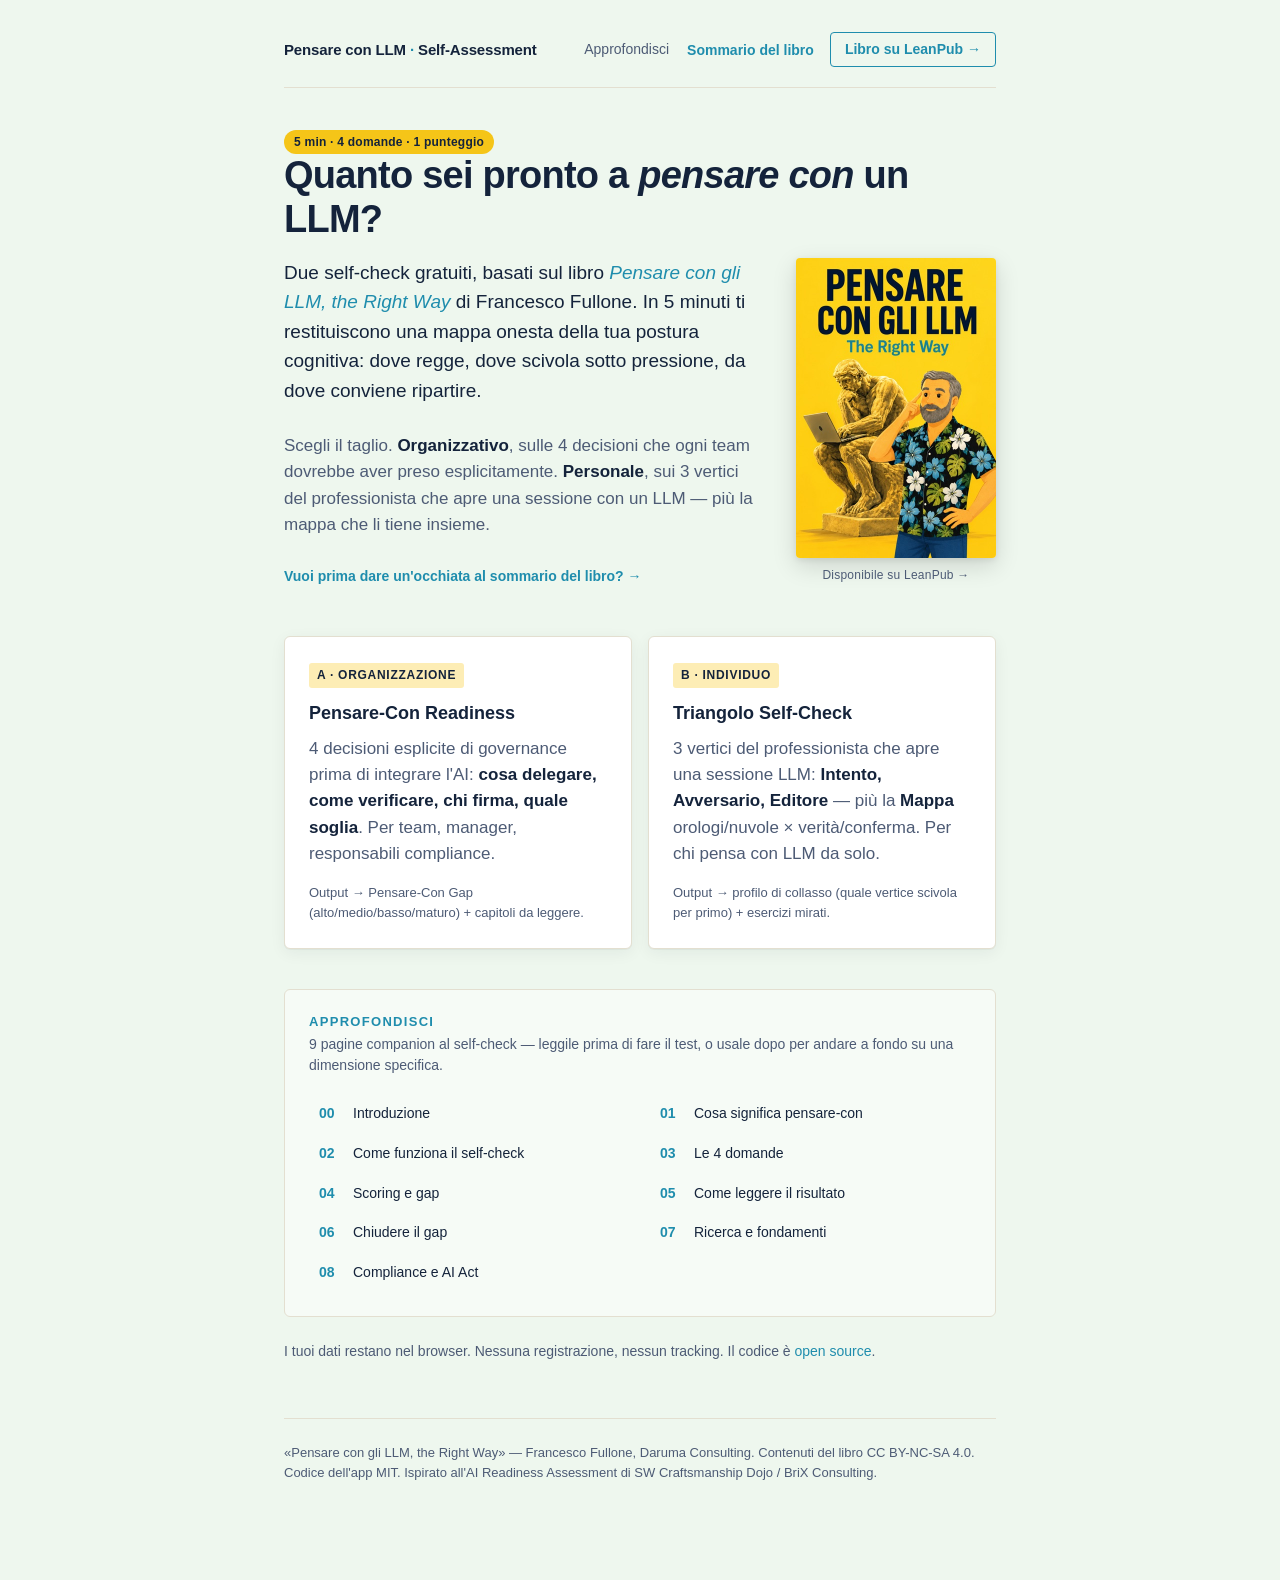
<file: index.html>
<!DOCTYPE html>
<html lang="it">
<head>
<meta charset="UTF-8" />
<meta name="viewport" content="width=device-width, initial-scale=1.0" />
<title>Pensare con LLM — Self-Assessment</title>
<meta name="description" content="Due self-check gratuiti basati sul libro «Pensare con gli LLM, the Right Way» di Francesco Fullone. 5 minuti, 4 domande, 1 punteggio. Per chi pensa con un LLM e vuole verificare la propria postura cognitiva." />
<link rel="canonical" href="https://fullo.github.io/pensare-con-gli-llm-assessment/" />

<!-- Favicons -->
<link rel="icon" type="image/svg+xml" href="favicon.svg" />
<link rel="icon" type="image/png" sizes="192x192" href="assets/icon-192.png" />
<link rel="apple-touch-icon" href="assets/apple-touch-icon.png" />
<meta name="theme-color" content="#f5c518" />

<!-- Open Graph -->
<meta property="og:type" content="website" />
<meta property="og:title" content="Pensare con LLM — Self-Assessment" />
<meta property="og:description" content="Due self-check gratuiti basati sul libro «Pensare con gli LLM, the Right Way» di Francesco Fullone. 5 minuti, 4 domande, 1 punteggio." />
<meta property="og:url" content="https://fullo.github.io/pensare-con-gli-llm-assessment/" />
<meta property="og:image" content="https://fullo.github.io/pensare-con-gli-llm-assessment/assets/og-image.jpg" />
<meta property="og:image:width" content="1200" />
<meta property="og:image:height" content="630" />
<meta property="og:image:type" content="image/jpeg" />
<meta property="og:image:alt" content="Copertina di «Pensare con gli LLM, the Right Way» di Francesco Fullone" />
<meta property="og:locale" content="it_IT" />
<meta property="og:site_name" content="Pensare con LLM — Self-Assessment" />

<!-- Twitter Card -->
<meta name="twitter:card" content="summary_large_image" />
<meta name="twitter:title" content="Pensare con LLM — Self-Assessment" />
<meta name="twitter:description" content="Due self-check gratuiti sulla postura del pensare-con un LLM. 5 minuti, 4 domande, 1 punteggio." />
<meta name="twitter:image" content="https://fullo.github.io/pensare-con-gli-llm-assessment/assets/og-image.jpg" />

<link rel="stylesheet" href="styles.css" />

<!-- JSON-LD WebSite -->
<script type="application/ld+json">
{
  "@context": "https://schema.org",
  "@type": "WebSite",
  "name": "Pensare con LLM — Self-Assessment",
  "alternateName": "Pensare-Con Readiness · Triangolo Self-Check",
  "url": "https://fullo.github.io/pensare-con-gli-llm-assessment/",
  "description": "Due self-check gratuiti basati sul libro «Pensare con gli LLM, the Right Way» di Francesco Fullone.",
  "inLanguage": "it-IT",
  "author": {
    "@type": "Person",
    "name": "Francesco Fullone",
    "affiliation": "Daruma Consulting",
    "sameAs": ["https://linkedin.com/in/fullo"]
  },
  "isBasedOn": {
    "@type": "Book",
    "name": "Pensare con gli LLM, the Right Way",
    "author": "Francesco Fullone",
    "url": "https://leanpub.com/pensare-con-gli-llm"
  }
}
</script>
</head>
<body>
<a class="skip-link" href="#main">Salta al contenuto</a>
<div class="container">

  <header class="site">
    <div class="brand">Pensare con LLM<span class="brand-suffix"> <span class="dot">·</span> Self-Assessment</span></div>
    <nav aria-label="Navigazione principale">
      <a href="book/00-introduzione.html">Approfondisci</a>
      <a href="book/sommario.html" class="nav-highlight">Sommario del libro</a>
      <a href="https://leanpub.com/pensare-con-gli-llm" target="_blank" rel="noopener" class="nav-btn">Libro su LeanPub →</a>
    </nav>
  </header>

  <main id="main">

  <!-- ===================== LANDING ===================== -->
  <section id="landing">
    <span class="pill">5 min · 4 domande · 1 punteggio</span>
    <h1>Quanto sei pronto a <em>pensare con</em> un LLM?</h1>

    <div class="hero">
      <div class="hero-text">
        <p class="lead">Due self-check gratuiti, basati sul libro <a href="https://leanpub.com/pensare-con-gli-llm" target="_blank" rel="noopener"><em>Pensare con gli LLM, the Right Way</em></a> di Francesco Fullone. In 5 minuti ti restituiscono una mappa onesta della tua postura cognitiva: dove regge, dove scivola sotto pressione, da dove conviene ripartire.</p>
        <p>Scegli il taglio. <strong>Organizzativo</strong>, sulle 4 decisioni che ogni team dovrebbe aver preso esplicitamente. <strong>Personale</strong>, sui 3 vertici del professionista che apre una sessione con un LLM — più la mappa che li tiene insieme.</p>
        <p style="font-size:15px;"><a href="book/sommario.html" class="inline-cta">Vuoi prima dare un'occhiata al sommario del libro? →</a></p>
      </div>
      <a class="hero-cover" href="https://leanpub.com/pensare-con-gli-llm" target="_blank" rel="noopener" aria-label="Pensare con gli LLM, the Right Way — disponibile su LeanPub">
        <img src="assets/copertina.jpg" alt="Copertina del libro «Pensare con gli LLM, the Right Way» di Francesco Fullone" width="200" height="300" />
        <span class="caption">Disponibile su LeanPub →</span>
      </a>
    </div>

    <div class="pick">
      <div class="card" data-start="A" role="button" tabindex="0">
        <span class="tag">A · Organizzazione</span>
        <h3>Pensare-Con Readiness</h3>
        <p>4 decisioni esplicite di governance prima di integrare l'AI: <strong>cosa delegare, come verificare, chi firma, quale soglia</strong>. Per team, manager, responsabili compliance.</p>
        <div class="meta">Output → Pensare-Con Gap (alto/medio/basso/maturo) + capitoli da leggere.</div>
      </div>
      <div class="card" data-start="B" role="button" tabindex="0">
        <span class="tag">B · Individuo</span>
        <h3>Triangolo Self-Check</h3>
        <p>3 vertici del professionista che apre una sessione LLM: <strong>Intento, Avversario, Editore</strong> — più la <strong>Mappa</strong> orologi/nuvole × verità/conferma. Per chi pensa con LLM da solo.</p>
        <div class="meta">Output → profilo di collasso (quale vertice scivola per primo) + esercizi mirati.</div>
      </div>
    </div>

    <section class="chapter-index" id="approfondisci">
      <h2>Approfondisci</h2>
      <p class="sub">9 pagine companion al self-check — leggile prima di fare il test, o usale dopo per andare a fondo su una dimensione specifica.</p>
      <ol>
        <li><a href="book/00-introduzione.html"><span class="num">00</span><span class="title">Introduzione</span></a></li>
        <li><a href="book/01-cosa-significa-pensare-con.html"><span class="num">01</span><span class="title">Cosa significa pensare-con</span></a></li>
        <li><a href="book/02-come-funziona-il-self-check.html"><span class="num">02</span><span class="title">Come funziona il self-check</span></a></li>
        <li><a href="book/03-le-quattro-domande.html"><span class="num">03</span><span class="title">Le 4 domande</span></a></li>
        <li><a href="book/04-scoring-e-gap.html"><span class="num">04</span><span class="title">Scoring e gap</span></a></li>
        <li><a href="book/05-come-leggere-il-risultato.html"><span class="num">05</span><span class="title">Come leggere il risultato</span></a></li>
        <li><a href="book/06-chiudere-il-gap.html"><span class="num">06</span><span class="title">Chiudere il gap</span></a></li>
        <li><a href="book/07-ricerca-e-fondamenti.html"><span class="num">07</span><span class="title">Ricerca e fondamenti</span></a></li>
        <li><a href="book/08-rischio-regolatorio.html"><span class="num">08</span><span class="title">Compliance e AI Act</span></a></li>
      </ol>
    </section>

    <p style="font-size:14px;color:var(--ink-soft);">I tuoi dati restano nel browser. Nessuna registrazione, nessun tracking. Il codice è <a href="https://github.com/fullo/pensare-con-gli-llm-assessment" target="_blank" rel="noopener">open source</a>.</p>
  </section>

  <!-- ===================== QUIZ ===================== -->
  <section id="quiz" class="hidden">
    <div class="progress">
      <div class="bar"><span id="bar-fill" style="width:0%"></span></div>
      <span id="progress-label">1 / 4</span>
    </div>

    <div class="card question">
      <div class="dim" id="q-dim">DIMENSIONE</div>
      <div class="q" id="q-text">Domanda…</div>
      <div class="sub" id="q-sub"></div>
      <div class="scale" id="q-scale"></div>
    </div>

    <div class="actions">
      <button class="ghost" id="btn-back">← Indietro</button>
      <button id="btn-next" disabled>Avanti →</button>
    </div>
  </section>

  <!-- ===================== RESULT ===================== -->
  <section id="result" class="hidden result">
    <div class="card score-block">
      <div class="label" id="r-title">Risultato</div>
      <div><span class="value" id="r-score">0</span><span class="max">/20</span></div>
      <div class="level" id="r-level">—</div>
    </div>

    <div class="card" style="margin-top:20px;">
      <h2 id="r-headline">—</h2>
      <p id="r-summary">—</p>

      <div class="breakdown" id="r-breakdown"></div>

      <div class="reco">
        <h3>Da dove ripartire</h3>
        <ul id="r-reco"></ul>
      </div>
    </div>

    <p class="muted-link">Curioso di tutto quello che c'è dentro? <a href="book/sommario.html">Vedi il sommario completo del libro →</a></p>

    <div class="actions">
      <button class="ghost" id="btn-restart">↺ Ricomincia</button>
      <a class="btn cta" href="https://leanpub.com/pensare-con-gli-llm" target="_blank" rel="noopener">Leggi il libro →</a>
    </div>
  </section>

  </main>

  <footer class="site">
    <p>«Pensare con gli LLM, the Right Way» — Francesco Fullone, Daruma Consulting. Contenuti del libro CC BY-NC-SA 4.0. Codice dell'app MIT. Ispirato all'<a href="https://github.com/sw-craftsmanship-dojo/sw-ai-readiness-assessment" target="_blank" rel="noopener">AI Readiness Assessment</a> di SW Craftsmanship Dojo / BriX Consulting.</p>
  </footer>
</div>

<script>
// ===================== DATA =====================
const ASSESSMENTS = {
  A: {
    title: "Pensare-Con Readiness",
    intro: "Le 4 decisioni esplicite di governance, applicate al tuo team o alla tua organizzazione.",
    questions: [
      {
        dim: "Delega",
        q: "Cosa state delegando all'LLM?",
        sub: "Quando un collega apre una sessione LLM per un task lavorativo, c'è una regola scritta che distingue cosa può delegare al modello da cosa deve fare da sé?",
        scale: [
          "Nessuna regola: ognuno decide a istinto.",
          "Linea guida verbale, informale.",
          "Esiste un documento, applicato a macchia.",
          "Documento applicato dalla maggioranza.",
          "Criteri espliciti, conosciuti, applicati, aggiornati."
        ]
      },
      {
        dim: "Verifica",
        q: "Come verificate prima di accettare un output?",
        sub: "Per un output critico (che va al cliente, in produzione, in un documento firmato), esiste un protocollo di verifica esplicito che il responsabile deve seguire?",
        scale: [
          "Nessuno verifica: si pubblica e si vede.",
          "Si controlla «a occhio», senza metodo.",
          "C'è una checklist informale.",
          "Protocollo formale, ma non sempre applicato.",
          "Protocollo calibrato sul costo dell'errore, con traccia documentale."
        ]
      },
      {
        dim: "Responsabilità",
        q: "Chi firma — nome e cognome?",
        sub: "Per ogni output LLM che esce dall'organizzazione c'è una persona identificabile che firma e risponde?",
        scale: [
          "Nessuno firma davvero.",
          "Firma generica («il team», «l'azienda»).",
          "Il manager firma ma non legge.",
          "Chi produce firma, in modo coerente.",
          "Firma + capacità documentata di difendere l'output."
        ]
      },
      {
        dim: "Soglia",
        q: "Quando vi fermate?",
        sub: "Avete sentinel — eventi osservabili, domande di retrospettiva, soglie di rinuncia — che vi dicano quando fermare o ricalibrare l'uso dell'LLM su un caso d'uso?",
        scale: [
          "Nessuna soglia, si va finché non scoppia qualcosa.",
          "Ci si ferma solo dopo lamentele esplicite.",
          "Review trimestrale, post-hoc.",
          "Domande di retrospettiva ricorrenti sulle decisioni AI-assisted.",
          "Sentinel di rinuncia documentate (almeno una osservabile in giorni o euro) + procedura di stop provata."
        ]
      }
    ],
    chapters: {
      Delega: { ref: "Cap 1 · Orologi, nuvole e LLM", file: "book/06-chiudere-il-gap.html" },
      Verifica: { ref: "Cap 5 · La pratica avversariale", file: "book/06-chiudere-il-gap.html" },
      Responsabilità: { ref: "Cap 2 · Il Triangolo del Pensare-Con (vertice Editore)", file: "book/06-chiudere-il-gap.html" },
      Soglia: { ref: "Cap 8 §8.1 · Segnali di adozione (leading, sentinel, lagging)", file: "book/06-chiudere-il-gap.html" }
    }
  },

  B: {
    title: "Triangolo Self-Check",
    intro: "I 3 vertici del Triangolo del Pensare-Con + la Mappa orologi/nuvole × verità/conferma.",
    questions: [
      {
        dim: "Intento",
        q: "Sai cosa cerchi prima del primo prompt?",
        sub: "Quando apri una sessione LLM per un task non banale, sai formulare in una frase cosa cerchi e perché — prima di scrivere il primo prompt?",
        scale: [
          "Mai. Scopro mentre scrivo il prompt.",
          "Raramente. Parto e vediamo.",
          "A volte, sui task più importanti.",
          "Spesso. Mi obbligo a formulare prima.",
          "Sempre. È il mio primo passo, esplicito."
        ]
      },
      {
        dim: "Avversario",
        q: "Costruisci la verifica prima di accettare?",
        sub: "Prima di accettare un output LLM su cui poggia una decisione, costruisci la verifica (test, fact-check, controesempio, Chain-of-Verification)?",
        scale: [
          "Mai. Se «suona bene», va bene.",
          "Solo se intuisco un problema.",
          "A volte, in modo improvvisato.",
          "Spesso, in modo strutturato.",
          "Sempre, con un metodo (CoV, triade deduttiva/induttiva/abduttiva)."
        ]
      },
      {
        dim: "Editore",
        q: "Puoi firmare e difendere quello che pubblichi?",
        sub: "Quando pubblichi o consegni qualcosa prodotto con LLM, potresti spiegare e difendere ogni scelta a un esperto di dominio?",
        scale: [
          "No, copio-incollo e spero.",
          "Solo per i pezzi più visibili.",
          "Per i pezzi che ho riletto.",
          "Sì, sostanzialmente sì.",
          "Sì, su tutto: la firma è mia e la posso difendere."
        ]
      },
      {
        dim: "Mappa",
        q: "Riconosci dove sei prima di scrivere il prompt?",
        sub: "Sai dire se il task è orologio o nuvola, e se stai cercando verità o conferma — prima di scrivere il primo prompt?",
        scale: [
          "Non ci penso. Scrivo il prompt e basta.",
          "Ci penso solo dopo, se l'output mi spiazza.",
          "A volte prima, sui task complessi.",
          "Spesso prima, in modo deliberato.",
          "Sempre prima. È un check esplicito."
        ]
      }
    ],
    chapters: {
      Intento:    { ref: "Cap 2 · Il Triangolo (vertice Intento)", file: "book/06-chiudere-il-gap.html" },
      Avversario: { ref: "Cap 5 · La pratica avversariale", file: "book/06-chiudere-il-gap.html" },
      Editore:    { ref: "Cap 2 §2.3 · Il vertice Editore + Cap 8 · Non farsi usare", file: "book/06-chiudere-il-gap.html" },
      Mappa:      { ref: "Cap 1 · Orologi, nuvole e LLM", file: "book/06-chiudere-il-gap.html" }
    }
  }
};

// ===================== STATE =====================
const state = {
  type: null,        // 'A' | 'B'
  idx: 0,
  answers: [],       // array of 1..5
};

// ===================== DOM =====================
const $ = (id) => document.getElementById(id);
const landing = $("landing"), quiz = $("quiz"), result = $("result");

// ===================== LANDING → QUIZ =====================
document.querySelectorAll("[data-start]").forEach(el => {
  const start = () => begin(el.getAttribute("data-start"));
  el.addEventListener("click", start);
  el.addEventListener("keydown", (e) => { if (e.key === "Enter" || e.key === " ") { e.preventDefault(); start(); } });
});

function begin(type) {
  state.type = type;
  state.idx = 0;
  state.answers = [];
  landing.classList.add("hidden");
  result.classList.add("hidden");
  quiz.classList.remove("hidden");
  render();
}

// ===================== QUIZ RENDER =====================
function render() {
  const a = ASSESSMENTS[state.type];
  const q = a.questions[state.idx];
  $("q-dim").textContent = q.dim.toUpperCase();
  $("q-text").textContent = q.q;
  $("q-sub").textContent = q.sub;

  const scale = $("q-scale");
  scale.innerHTML = "";
  q.scale.forEach((label, i) => {
    const lvl = i + 1;
    const id = `opt-${lvl}`;
    const wrap = document.createElement("label");
    wrap.setAttribute("for", id);
    if (state.answers[state.idx] === lvl) wrap.classList.add("selected");
    wrap.innerHTML = `
      <input type="radio" name="answer" id="${id}" value="${lvl}" ${state.answers[state.idx] === lvl ? "checked" : ""}/>
      <span class="lvl">${lvl}</span>
      <span class="txt">${label}</span>
    `;
    wrap.addEventListener("click", () => {
      state.answers[state.idx] = lvl;
      document.querySelectorAll(".scale label").forEach(l => l.classList.remove("selected"));
      wrap.classList.add("selected");
      $("btn-next").disabled = false;
    });
    scale.appendChild(wrap);
  });

  // progress
  const pct = (state.idx / a.questions.length) * 100;
  $("bar-fill").style.width = pct + "%";
  $("progress-label").textContent = `${state.idx + 1} / ${a.questions.length}`;

  // buttons
  $("btn-back").style.visibility = state.idx === 0 ? "hidden" : "visible";
  $("btn-next").textContent = state.idx === a.questions.length - 1 ? "Vedi il risultato →" : "Avanti →";
  $("btn-next").disabled = !state.answers[state.idx];
}

$("btn-back").addEventListener("click", () => {
  if (state.idx > 0) { state.idx--; render(); }
});
$("btn-next").addEventListener("click", () => {
  const a = ASSESSMENTS[state.type];
  if (!state.answers[state.idx]) return;
  if (state.idx < a.questions.length - 1) { state.idx++; render(); }
  else { showResult(); }
});

// ===================== RESULT =====================
function showResult() {
  const a = ASSESSMENTS[state.type];
  const score = state.answers.reduce((s, v) => s + v, 0);
  const max = a.questions.length * 5;

  let levelKey, levelTxt, headline, summary;
  if (score <= 8) {
    levelKey = "high"; levelTxt = "Gap alto";
    headline = "Stai pensando per conto dell'LLM, non con l'LLM.";
    summary = "Nessuno dei 4 presidi è in posto. Non è una bocciatura: è la condizione di partenza di chi sta adottando LLM senza una postura critica. Buona notizia: ogni domanda con punteggio basso indica un capitolo concreto da cui ripartire.";
  } else if (score <= 13) {
    levelKey = "med"; levelTxt = "Gap medio";
    headline = "Una postura c'è, ma scivola sotto pressione.";
    summary = "Hai presidi parziali. Il rischio è che funzionino nei casi facili e collassino in quelli difficili — proprio quando servono. La dimensione con punteggio più basso ti dice dove il prossimo errore strutturale si annida.";
  } else if (score <= 17) {
    levelKey = "low"; levelTxt = "Gap basso";
    headline = "Postura solida. Il prossimo livello è la consistenza.";
    summary = "Le decisioni esplicite sono presenti. Il passaggio successivo è renderle abituali sotto stanchezza, fretta e pressione del calendario — la condizione in cui l'LLM «aiuta» di più, e va presidiato di più.";
  } else {
    levelKey = "mature"; levelTxt = "Pratica matura";
    headline = "Stai pensando con l'LLM, non per suo conto.";
    summary = "Risultato raro. Verifica che non sia auto-indulgenza: rifai il check fra 30 giorni su un caso reale, non in astratto, e confronta con un collega che misura le stesse cose. La maturità si dimostra in pubblico, non sul foglio.";
  }

  $("r-title").textContent = a.title;
  $("r-score").textContent = score;
  $("r-level").textContent = levelTxt;
  $("r-level").className = "level " + levelKey;
  $("r-headline").textContent = headline;
  $("r-summary").textContent = summary;

  // Breakdown
  const bd = $("r-breakdown");
  bd.innerHTML = "";
  a.questions.forEach((q, i) => {
    const v = state.answers[i] || 0;
    const row = document.createElement("div");
    row.className = "row";
    row.innerHTML = `
      <div class="dim-name">${q.dim}</div>
      <div class="meter"><span style="width:${(v/5)*100}%"></span></div>
      <div class="num">${v}/5</div>
    `;
    bd.appendChild(row);
  });

  // Recommendations: lowest-scoring dimensions first
  const ordered = a.questions
    .map((q, i) => ({ dim: q.dim, v: state.answers[i] || 0 }))
    .sort((x, y) => x.v - y.v);
  const reco = $("r-reco");
  reco.innerHTML = "";
  ordered.slice(0, 2).forEach(({ dim, v }) => {
    const ch = a.chapters[dim];
    const li = document.createElement("li");
    li.innerHTML = `<strong>${dim} (${v}/5)</strong> → <a href="${ch.file}">${ch.ref}</a>`;
    reco.appendChild(li);
  });

  quiz.classList.add("hidden");
  result.classList.remove("hidden");
  window.scrollTo({ top: 0, behavior: "smooth" });
}

$("btn-restart").addEventListener("click", () => {
  state.type = null; state.idx = 0; state.answers = [];
  result.classList.add("hidden");
  quiz.classList.add("hidden");
  landing.classList.remove("hidden");
  window.scrollTo({ top: 0, behavior: "smooth" });
});
</script>
</body>
</html>
</file>
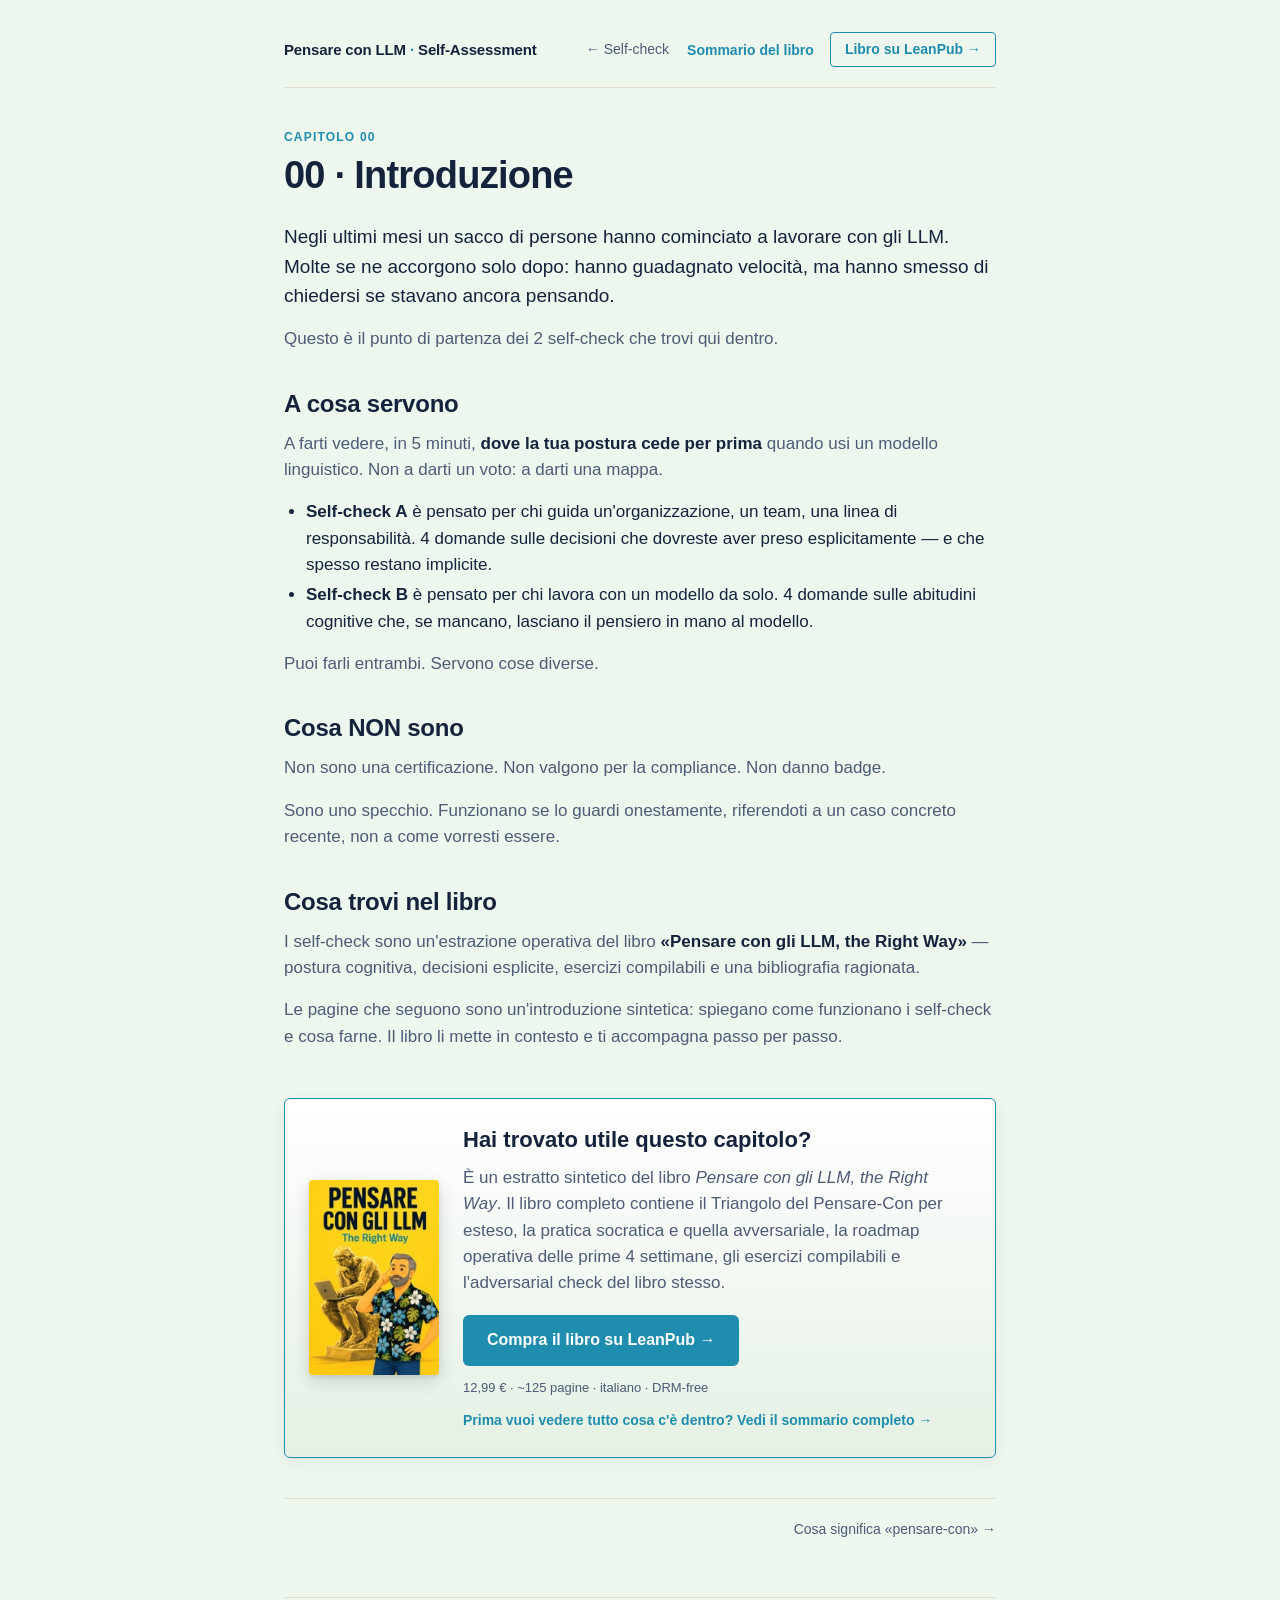
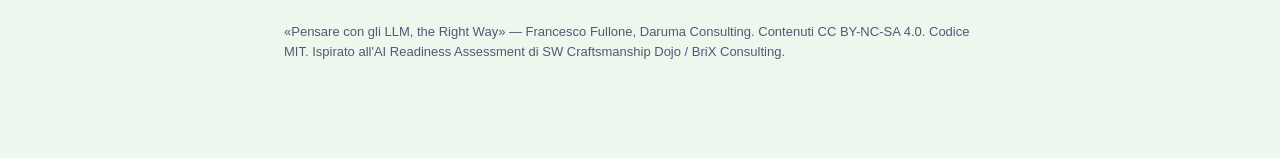
<file: book/00-introduzione.html>
<!DOCTYPE html>
<html lang="it">
<head>
<meta charset="UTF-8" />
<meta name="viewport" content="width=device-width, initial-scale=1.0" />
<title>Introduzione · Pensare con LLM</title>
<meta name="description" content="Introduzione — un estratto dal libro
«Pensare con gli LLM, the Right Way» di Francesco Fullone." />
<link rel="canonical" href="https://fullo.github.io/pensare-con-gli-llm-assessment/book/00-introduzione.html" />

<!-- Favicons -->
<link rel="icon" type="image/svg+xml" href="../favicon.svg" />
<link rel="icon" type="image/png" sizes="192x192" href="../assets/icon-192.png" />
<link rel="apple-touch-icon" href="../assets/apple-touch-icon.png" />
<meta name="theme-color" content="#f5c518" />

<!-- Open Graph -->
<meta property="og:type" content="article" />
<meta property="og:title" content="Introduzione · Pensare con LLM" />
<meta property="og:description" content="Introduzione — un estratto dal
libro «Pensare con gli LLM, the Right Way» di Francesco Fullone." />
<meta property="og:url" content="https://fullo.github.io/pensare-con-gli-llm-assessment/book/00-introduzione.html" />
<meta property="og:image" content="https://fullo.github.io/pensare-con-gli-llm-assessment/assets/og-image.jpg" />
<meta property="og:image:width" content="1200" />
<meta property="og:image:height" content="630" />
<meta property="og:image:type" content="image/jpeg" />
<meta property="og:image:alt" content="Copertina di «Pensare con gli LLM, the Right Way» di Francesco Fullone" />
<meta property="og:locale" content="it_IT" />
<meta property="og:site_name" content="Pensare con LLM — Self-Assessment" />
<meta property="article:author" content="Francesco Fullone" />

<!-- Twitter Card -->
<meta name="twitter:card" content="summary_large_image" />
<meta name="twitter:title" content="Introduzione · Pensare con LLM" />
<meta name="twitter:description" content="Introduzione — un estratto dal
libro «Pensare con gli LLM, the Right Way» di Francesco Fullone." />
<meta name="twitter:image" content="https://fullo.github.io/pensare-con-gli-llm-assessment/assets/og-image.jpg" />

<link rel="stylesheet" href="../styles.css" />
</head>
<body>
<a class="skip-link" href="#main">Salta al contenuto</a>
<div class="container">

  <header class="site">
    <div class="brand"><a href="../index.html">Pensare con LLM<span class="brand-suffix"> <span class="dot">·</span> Self-Assessment</span></a></div>
    <nav aria-label="Navigazione principale">
      <a href="../index.html">← Self-check</a>
      <a href="sommario.html" class="nav-highlight">Sommario del libro</a>
      <a href="https://leanpub.com/pensare-con-gli-llm" target="_blank" rel="noopener" class="nav-btn">Libro su LeanPub →</a>
    </nav>
  </header>

  <main id="main">
  <article class="chapter">
    <div class="chapter-meta">Capitolo 00</div>
<h1 id="00--introduzione">00 · Introduzione</h1>
<p>Negli ultimi mesi un sacco di persone hanno cominciato a lavorare con
gli LLM. Molte se ne accorgono solo dopo: hanno guadagnato velocità, ma
hanno smesso di chiedersi se stavano ancora pensando.</p>
<p>Questo è il punto di partenza dei 2 self-check che trovi qui
dentro.</p>
<h2 id="a-cosa-servono">A cosa servono</h2>
<p>A farti vedere, in 5 minuti, <strong>dove la tua postura cede per
prima</strong> quando usi un modello linguistico. Non a darti un voto: a
darti una mappa.</p>
<ul>
<li><strong>Self-check A</strong> è pensato per chi guida
un'organizzazione, un team, una linea di responsabilità. 4 domande sulle
decisioni che dovreste aver preso esplicitamente — e che spesso restano
implicite.</li>
<li><strong>Self-check B</strong> è pensato per chi lavora con un
modello da solo. 4 domande sulle abitudini cognitive che, se mancano,
lasciano il pensiero in mano al modello.</li>
</ul>
<p>Puoi farli entrambi. Servono cose diverse.</p>
<h2 id="cosa-non-sono">Cosa NON sono</h2>
<p>Non sono una certificazione. Non valgono per la compliance. Non danno
badge.</p>
<p>Sono uno specchio. Funzionano se lo guardi onestamente, riferendoti a
un caso concreto recente, non a come vorresti essere.</p>
<h2 id="cosa-trovi-nel-libro">Cosa trovi nel libro</h2>
<p>I self-check sono un'estrazione operativa del libro <strong>«Pensare
con gli LLM, the Right Way»</strong> — postura cognitiva, decisioni
esplicite, esercizi compilabili e una bibliografia ragionata.</p>
<p>Le pagine che seguono sono un'introduzione sintetica: spiegano come
funzionano i self-check e cosa farne. Il libro li mette in contesto e ti
accompagna passo per passo.</p>
  </article>

  <div class="card buy-cta">
    <a class="buy-cta-cover" href="https://leanpub.com/pensare-con-gli-llm" target="_blank" rel="noopener" aria-label="Pensare con gli LLM, the Right Way — disponibile su LeanPub">
      <img src="../assets/copertina-small.jpg" alt="Copertina di «Pensare con gli LLM, the Right Way»" width="120" height="180" />
    </a>
    <div class="buy-cta-body">
      <h3>Hai trovato utile questo capitolo?</h3>
      <p>È un estratto sintetico del libro <em>Pensare con gli LLM, the Right Way</em>. Il libro completo contiene il Triangolo del Pensare-Con per esteso, la pratica socratica e quella avversariale, la roadmap operativa delle prime 4 settimane, gli esercizi compilabili e l'adversarial check del libro stesso.</p>
      <a class="btn cta" href="https://leanpub.com/pensare-con-gli-llm" target="_blank" rel="noopener">Compra il libro su LeanPub →</a>
      <span class="price-note">12,99 € · ~125 pagine · italiano · DRM-free</span>
      <a href="sommario.html" class="inline-cta">Prima vuoi vedere tutto cosa c'è dentro? Vedi il sommario completo →</a>
    </div>
  </div>

  <nav class="chapter-nav" aria-label="Navigazione capitoli">
    <span></span>
    <a href="01-cosa-significa-pensare-con.html" class="next" rel="next">Cosa
significa «pensare-con» →</a>
  </nav>

  </main>

  <footer class="site">
    <p>«Pensare con gli LLM, the Right Way» — Francesco Fullone, Daruma Consulting. Contenuti CC BY-NC-SA 4.0. Codice MIT. Ispirato all'<a href="https://github.com/sw-craftsmanship-dojo/sw-ai-readiness-assessment" target="_blank" rel="noopener">AI Readiness Assessment</a> di SW Craftsmanship Dojo / BriX Consulting.</p>
  </footer>
</div>
</body>
</html>
</file>
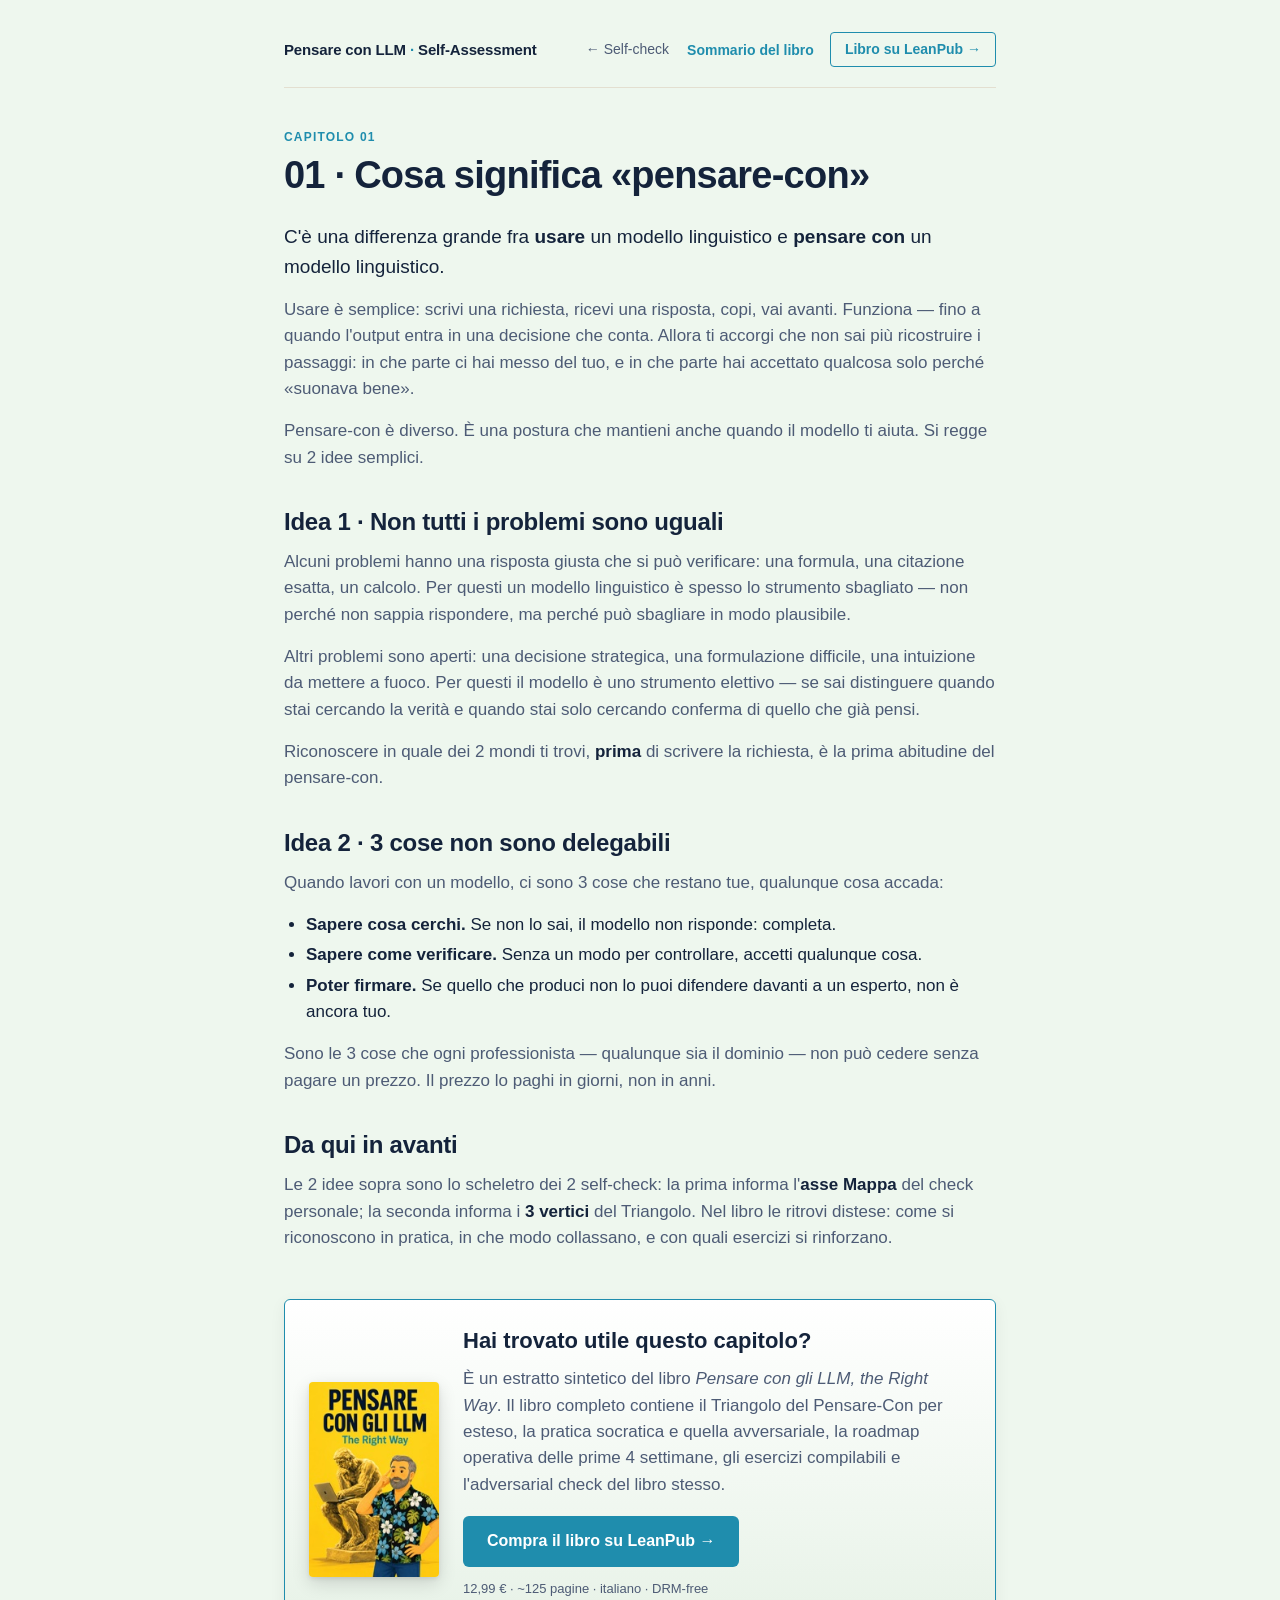
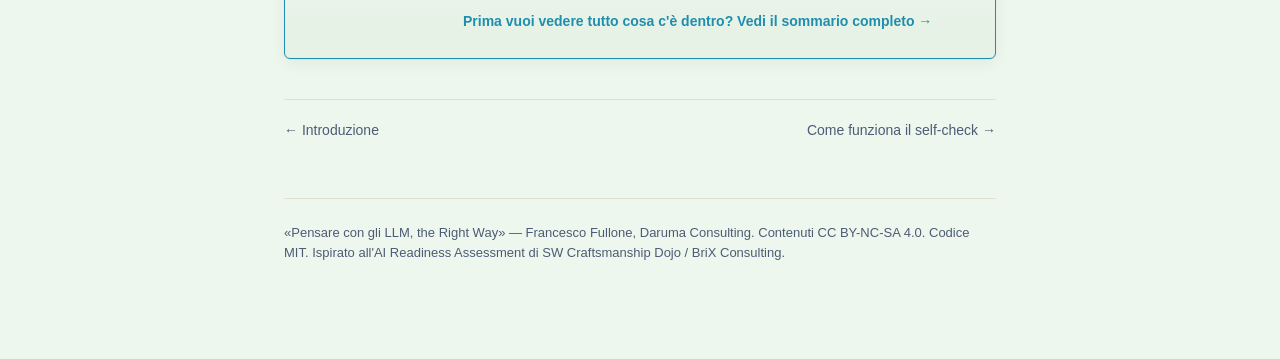
<file: book/01-cosa-significa-pensare-con.html>
<!DOCTYPE html>
<html lang="it">
<head>
<meta charset="UTF-8" />
<meta name="viewport" content="width=device-width, initial-scale=1.0" />
<title>Cosa significa «pensare-con» · Pensare con LLM</title>
<meta name="description" content="Cosa significa «pensare-con» — un
estratto dal libro «Pensare con gli LLM, the Right Way» di Francesco
Fullone." />
<link rel="canonical" href="https://fullo.github.io/pensare-con-gli-llm-assessment/book/01-cosa-significa-pensare-con.html" />

<!-- Favicons -->
<link rel="icon" type="image/svg+xml" href="../favicon.svg" />
<link rel="icon" type="image/png" sizes="192x192" href="../assets/icon-192.png" />
<link rel="apple-touch-icon" href="../assets/apple-touch-icon.png" />
<meta name="theme-color" content="#f5c518" />

<!-- Open Graph -->
<meta property="og:type" content="article" />
<meta property="og:title" content="Cosa significa
«pensare-con» · Pensare con LLM" />
<meta property="og:description" content="Cosa significa «pensare-con» —
un estratto dal libro «Pensare con gli LLM, the Right Way» di Francesco
Fullone." />
<meta property="og:url" content="https://fullo.github.io/pensare-con-gli-llm-assessment/book/01-cosa-significa-pensare-con.html" />
<meta property="og:image" content="https://fullo.github.io/pensare-con-gli-llm-assessment/assets/og-image.jpg" />
<meta property="og:image:width" content="1200" />
<meta property="og:image:height" content="630" />
<meta property="og:image:type" content="image/jpeg" />
<meta property="og:image:alt" content="Copertina di «Pensare con gli LLM, the Right Way» di Francesco Fullone" />
<meta property="og:locale" content="it_IT" />
<meta property="og:site_name" content="Pensare con LLM — Self-Assessment" />
<meta property="article:author" content="Francesco Fullone" />

<!-- Twitter Card -->
<meta name="twitter:card" content="summary_large_image" />
<meta name="twitter:title" content="Cosa significa
«pensare-con» · Pensare con LLM" />
<meta name="twitter:description" content="Cosa significa «pensare-con» —
un estratto dal libro «Pensare con gli LLM, the Right Way» di Francesco
Fullone." />
<meta name="twitter:image" content="https://fullo.github.io/pensare-con-gli-llm-assessment/assets/og-image.jpg" />

<link rel="stylesheet" href="../styles.css" />
</head>
<body>
<a class="skip-link" href="#main">Salta al contenuto</a>
<div class="container">

  <header class="site">
    <div class="brand"><a href="../index.html">Pensare con LLM<span class="brand-suffix"> <span class="dot">·</span> Self-Assessment</span></a></div>
    <nav aria-label="Navigazione principale">
      <a href="../index.html">← Self-check</a>
      <a href="sommario.html" class="nav-highlight">Sommario del libro</a>
      <a href="https://leanpub.com/pensare-con-gli-llm" target="_blank" rel="noopener" class="nav-btn">Libro su LeanPub →</a>
    </nav>
  </header>

  <main id="main">
  <article class="chapter">
    <div class="chapter-meta">Capitolo 01</div>
<h1 id="01--cosa-significa-pensare-con">01 · Cosa significa
«pensare-con»</h1>
<p>C'è una differenza grande fra <strong>usare</strong> un modello
linguistico e <strong>pensare con</strong> un modello linguistico.</p>
<p>Usare è semplice: scrivi una richiesta, ricevi una risposta, copi,
vai avanti. Funziona — fino a quando l'output entra in una decisione che
conta. Allora ti accorgi che non sai più ricostruire i passaggi: in che
parte ci hai messo del tuo, e in che parte hai accettato qualcosa solo
perché «suonava bene».</p>
<p>Pensare-con è diverso. È una postura che mantieni anche quando il
modello ti aiuta. Si regge su 2 idee semplici.</p>
<h2 id="idea-1--non-tutti-i-problemi-sono-uguali">Idea 1 · Non tutti i
problemi sono uguali</h2>
<p>Alcuni problemi hanno una risposta giusta che si può verificare: una
formula, una citazione esatta, un calcolo. Per questi un modello
linguistico è spesso lo strumento sbagliato — non perché non sappia
rispondere, ma perché può sbagliare in modo plausibile.</p>
<p>Altri problemi sono aperti: una decisione strategica, una
formulazione difficile, una intuizione da mettere a fuoco. Per questi il
modello è uno strumento elettivo — se sai distinguere quando stai
cercando la verità e quando stai solo cercando conferma di quello che
già pensi.</p>
<p>Riconoscere in quale dei 2 mondi ti trovi, <strong>prima</strong> di
scrivere la richiesta, è la prima abitudine del pensare-con.</p>
<h2 id="idea-2--3-cose-non-sono-delegabili">Idea 2 · 3 cose non sono
delegabili</h2>
<p>Quando lavori con un modello, ci sono 3 cose che restano tue,
qualunque cosa accada:</p>
<ul>
<li><strong>Sapere cosa cerchi.</strong> Se non lo sai, il modello non
risponde: completa.</li>
<li><strong>Sapere come verificare.</strong> Senza un modo per
controllare, accetti qualunque cosa.</li>
<li><strong>Poter firmare.</strong> Se quello che produci non lo puoi
difendere davanti a un esperto, non è ancora tuo.</li>
</ul>
<p>Sono le 3 cose che ogni professionista — qualunque sia il dominio —
non può cedere senza pagare un prezzo. Il prezzo lo paghi in giorni, non
in anni.</p>
<h2 id="da-qui-in-avanti">Da qui in avanti</h2>
<p>Le 2 idee sopra sono lo scheletro dei 2 self-check: la prima informa
l'<strong>asse Mappa</strong> del check personale; la seconda informa i
<strong>3 vertici</strong> del Triangolo. Nel libro le ritrovi distese:
come si riconoscono in pratica, in che modo collassano, e con quali
esercizi si rinforzano.</p>
  </article>

  <div class="card buy-cta">
    <a class="buy-cta-cover" href="https://leanpub.com/pensare-con-gli-llm" target="_blank" rel="noopener" aria-label="Pensare con gli LLM, the Right Way — disponibile su LeanPub">
      <img src="../assets/copertina-small.jpg" alt="Copertina di «Pensare con gli LLM, the Right Way»" width="120" height="180" />
    </a>
    <div class="buy-cta-body">
      <h3>Hai trovato utile questo capitolo?</h3>
      <p>È un estratto sintetico del libro <em>Pensare con gli LLM, the Right Way</em>. Il libro completo contiene il Triangolo del Pensare-Con per esteso, la pratica socratica e quella avversariale, la roadmap operativa delle prime 4 settimane, gli esercizi compilabili e l'adversarial check del libro stesso.</p>
      <a class="btn cta" href="https://leanpub.com/pensare-con-gli-llm" target="_blank" rel="noopener">Compra il libro su LeanPub →</a>
      <span class="price-note">12,99 € · ~125 pagine · italiano · DRM-free</span>
      <a href="sommario.html" class="inline-cta">Prima vuoi vedere tutto cosa c'è dentro? Vedi il sommario completo →</a>
    </div>
  </div>

  <nav class="chapter-nav" aria-label="Navigazione capitoli">
    <a href="00-introduzione.html" rel="prev">← Introduzione</a>
    <a href="02-come-funziona-il-self-check.html" class="next" rel="next">Come
funziona il self-check →</a>
  </nav>

  </main>

  <footer class="site">
    <p>«Pensare con gli LLM, the Right Way» — Francesco Fullone, Daruma Consulting. Contenuti CC BY-NC-SA 4.0. Codice MIT. Ispirato all'<a href="https://github.com/sw-craftsmanship-dojo/sw-ai-readiness-assessment" target="_blank" rel="noopener">AI Readiness Assessment</a> di SW Craftsmanship Dojo / BriX Consulting.</p>
  </footer>
</div>
</body>
</html>
</file>
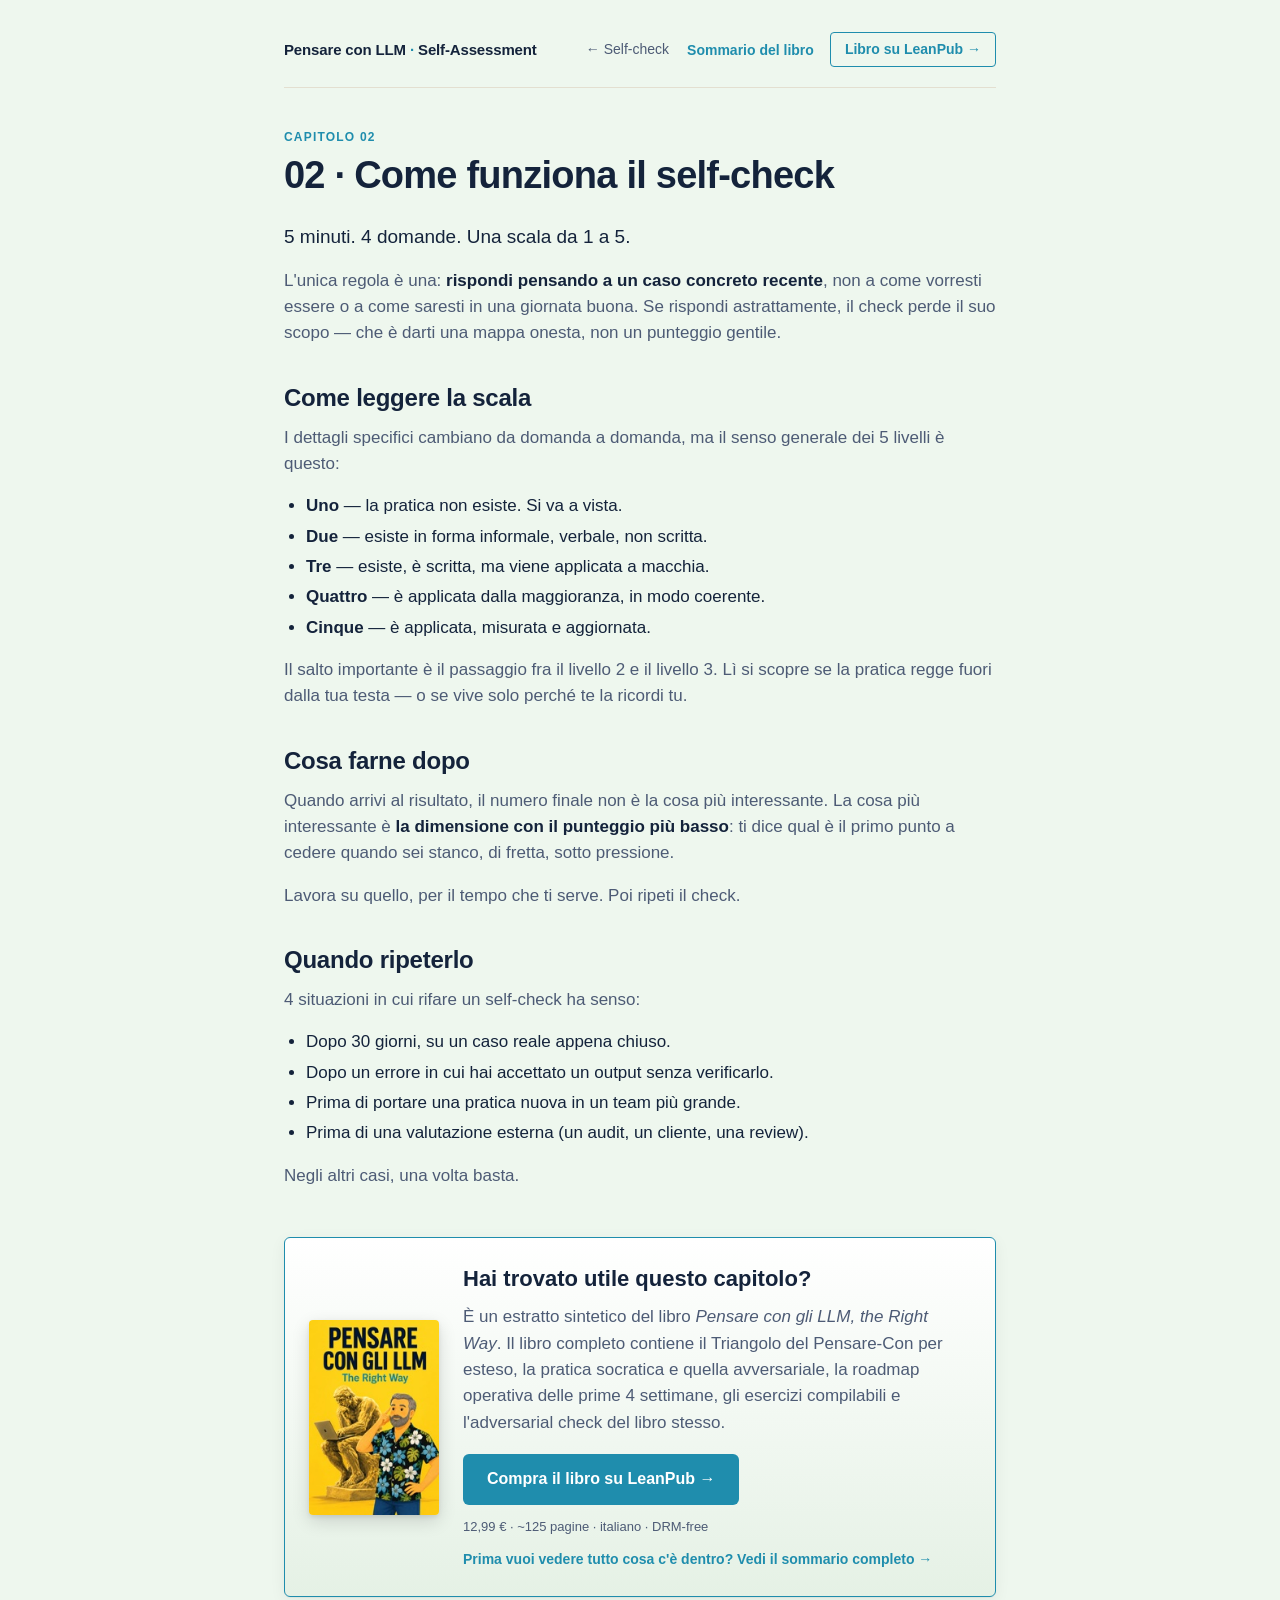
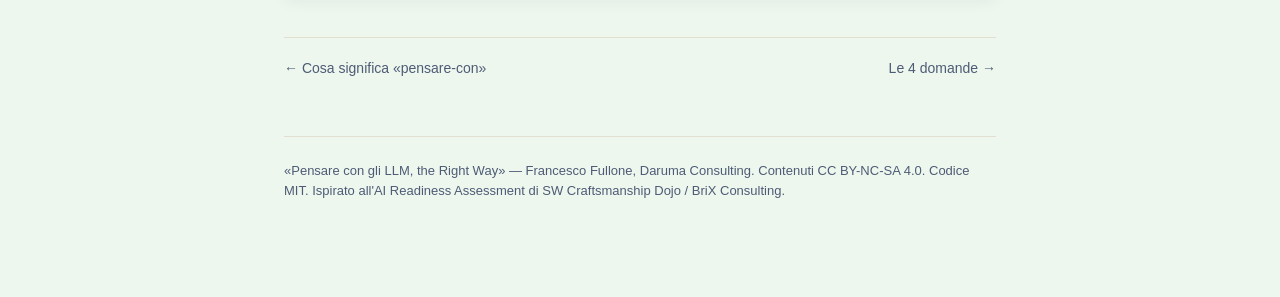
<file: book/02-come-funziona-il-self-check.html>
<!DOCTYPE html>
<html lang="it">
<head>
<meta charset="UTF-8" />
<meta name="viewport" content="width=device-width, initial-scale=1.0" />
<title>Come funziona il self-check · Pensare con LLM</title>
<meta name="description" content="Come funziona il self-check — un
estratto dal libro «Pensare con gli LLM, the Right Way» di Francesco
Fullone." />
<link rel="canonical" href="https://fullo.github.io/pensare-con-gli-llm-assessment/book/02-come-funziona-il-self-check.html" />

<!-- Favicons -->
<link rel="icon" type="image/svg+xml" href="../favicon.svg" />
<link rel="icon" type="image/png" sizes="192x192" href="../assets/icon-192.png" />
<link rel="apple-touch-icon" href="../assets/apple-touch-icon.png" />
<meta name="theme-color" content="#f5c518" />

<!-- Open Graph -->
<meta property="og:type" content="article" />
<meta property="og:title" content="Come funziona il
self-check · Pensare con LLM" />
<meta property="og:description" content="Come funziona il self-check —
un estratto dal libro «Pensare con gli LLM, the Right Way» di Francesco
Fullone." />
<meta property="og:url" content="https://fullo.github.io/pensare-con-gli-llm-assessment/book/02-come-funziona-il-self-check.html" />
<meta property="og:image" content="https://fullo.github.io/pensare-con-gli-llm-assessment/assets/og-image.jpg" />
<meta property="og:image:width" content="1200" />
<meta property="og:image:height" content="630" />
<meta property="og:image:type" content="image/jpeg" />
<meta property="og:image:alt" content="Copertina di «Pensare con gli LLM, the Right Way» di Francesco Fullone" />
<meta property="og:locale" content="it_IT" />
<meta property="og:site_name" content="Pensare con LLM — Self-Assessment" />
<meta property="article:author" content="Francesco Fullone" />

<!-- Twitter Card -->
<meta name="twitter:card" content="summary_large_image" />
<meta name="twitter:title" content="Come funziona il
self-check · Pensare con LLM" />
<meta name="twitter:description" content="Come funziona il self-check —
un estratto dal libro «Pensare con gli LLM, the Right Way» di Francesco
Fullone." />
<meta name="twitter:image" content="https://fullo.github.io/pensare-con-gli-llm-assessment/assets/og-image.jpg" />

<link rel="stylesheet" href="../styles.css" />
</head>
<body>
<a class="skip-link" href="#main">Salta al contenuto</a>
<div class="container">

  <header class="site">
    <div class="brand"><a href="../index.html">Pensare con LLM<span class="brand-suffix"> <span class="dot">·</span> Self-Assessment</span></a></div>
    <nav aria-label="Navigazione principale">
      <a href="../index.html">← Self-check</a>
      <a href="sommario.html" class="nav-highlight">Sommario del libro</a>
      <a href="https://leanpub.com/pensare-con-gli-llm" target="_blank" rel="noopener" class="nav-btn">Libro su LeanPub →</a>
    </nav>
  </header>

  <main id="main">
  <article class="chapter">
    <div class="chapter-meta">Capitolo 02</div>
<h1 id="02--come-funziona-il-self-check">02 · Come funziona il
self-check</h1>
<p>5 minuti. 4 domande. Una scala da 1 a 5.</p>
<p>L'unica regola è una: <strong>rispondi pensando a un caso concreto
recente</strong>, non a come vorresti essere o a come saresti in una
giornata buona. Se rispondi astrattamente, il check perde il suo scopo —
che è darti una mappa onesta, non un punteggio gentile.</p>
<h2 id="come-leggere-la-scala">Come leggere la scala</h2>
<p>I dettagli specifici cambiano da domanda a domanda, ma il senso
generale dei 5 livelli è questo:</p>
<ul>
<li><strong>Uno</strong> — la pratica non esiste. Si va a vista.</li>
<li><strong>Due</strong> — esiste in forma informale, verbale, non
scritta.</li>
<li><strong>Tre</strong> — esiste, è scritta, ma viene applicata a
macchia.</li>
<li><strong>Quattro</strong> — è applicata dalla maggioranza, in modo
coerente.</li>
<li><strong>Cinque</strong> — è applicata, misurata e aggiornata.</li>
</ul>
<p>Il salto importante è il passaggio fra il livello 2 e il livello 3.
Lì si scopre se la pratica regge fuori dalla tua testa — o se vive solo
perché te la ricordi tu.</p>
<h2 id="cosa-farne-dopo">Cosa farne dopo</h2>
<p>Quando arrivi al risultato, il numero finale non è la cosa più
interessante. La cosa più interessante è <strong>la dimensione con il
punteggio più basso</strong>: ti dice qual è il primo punto a cedere
quando sei stanco, di fretta, sotto pressione.</p>
<p>Lavora su quello, per il tempo che ti serve. Poi ripeti il check.</p>
<h2 id="quando-ripeterlo">Quando ripeterlo</h2>
<p>4 situazioni in cui rifare un self-check ha senso:</p>
<ul>
<li>Dopo 30 giorni, su un caso reale appena chiuso.</li>
<li>Dopo un errore in cui hai accettato un output senza
verificarlo.</li>
<li>Prima di portare una pratica nuova in un team più grande.</li>
<li>Prima di una valutazione esterna (un audit, un cliente, una
review).</li>
</ul>
<p>Negli altri casi, una volta basta.</p>
  </article>

  <div class="card buy-cta">
    <a class="buy-cta-cover" href="https://leanpub.com/pensare-con-gli-llm" target="_blank" rel="noopener" aria-label="Pensare con gli LLM, the Right Way — disponibile su LeanPub">
      <img src="../assets/copertina-small.jpg" alt="Copertina di «Pensare con gli LLM, the Right Way»" width="120" height="180" />
    </a>
    <div class="buy-cta-body">
      <h3>Hai trovato utile questo capitolo?</h3>
      <p>È un estratto sintetico del libro <em>Pensare con gli LLM, the Right Way</em>. Il libro completo contiene il Triangolo del Pensare-Con per esteso, la pratica socratica e quella avversariale, la roadmap operativa delle prime 4 settimane, gli esercizi compilabili e l'adversarial check del libro stesso.</p>
      <a class="btn cta" href="https://leanpub.com/pensare-con-gli-llm" target="_blank" rel="noopener">Compra il libro su LeanPub →</a>
      <span class="price-note">12,99 € · ~125 pagine · italiano · DRM-free</span>
      <a href="sommario.html" class="inline-cta">Prima vuoi vedere tutto cosa c'è dentro? Vedi il sommario completo →</a>
    </div>
  </div>

  <nav class="chapter-nav" aria-label="Navigazione capitoli">
    <a href="01-cosa-significa-pensare-con.html" rel="prev">← Cosa
significa «pensare-con»</a>
    <a href="03-le-quattro-domande.html" class="next" rel="next">Le 4
domande →</a>
  </nav>

  </main>

  <footer class="site">
    <p>«Pensare con gli LLM, the Right Way» — Francesco Fullone, Daruma Consulting. Contenuti CC BY-NC-SA 4.0. Codice MIT. Ispirato all'<a href="https://github.com/sw-craftsmanship-dojo/sw-ai-readiness-assessment" target="_blank" rel="noopener">AI Readiness Assessment</a> di SW Craftsmanship Dojo / BriX Consulting.</p>
  </footer>
</div>
</body>
</html>
</file>
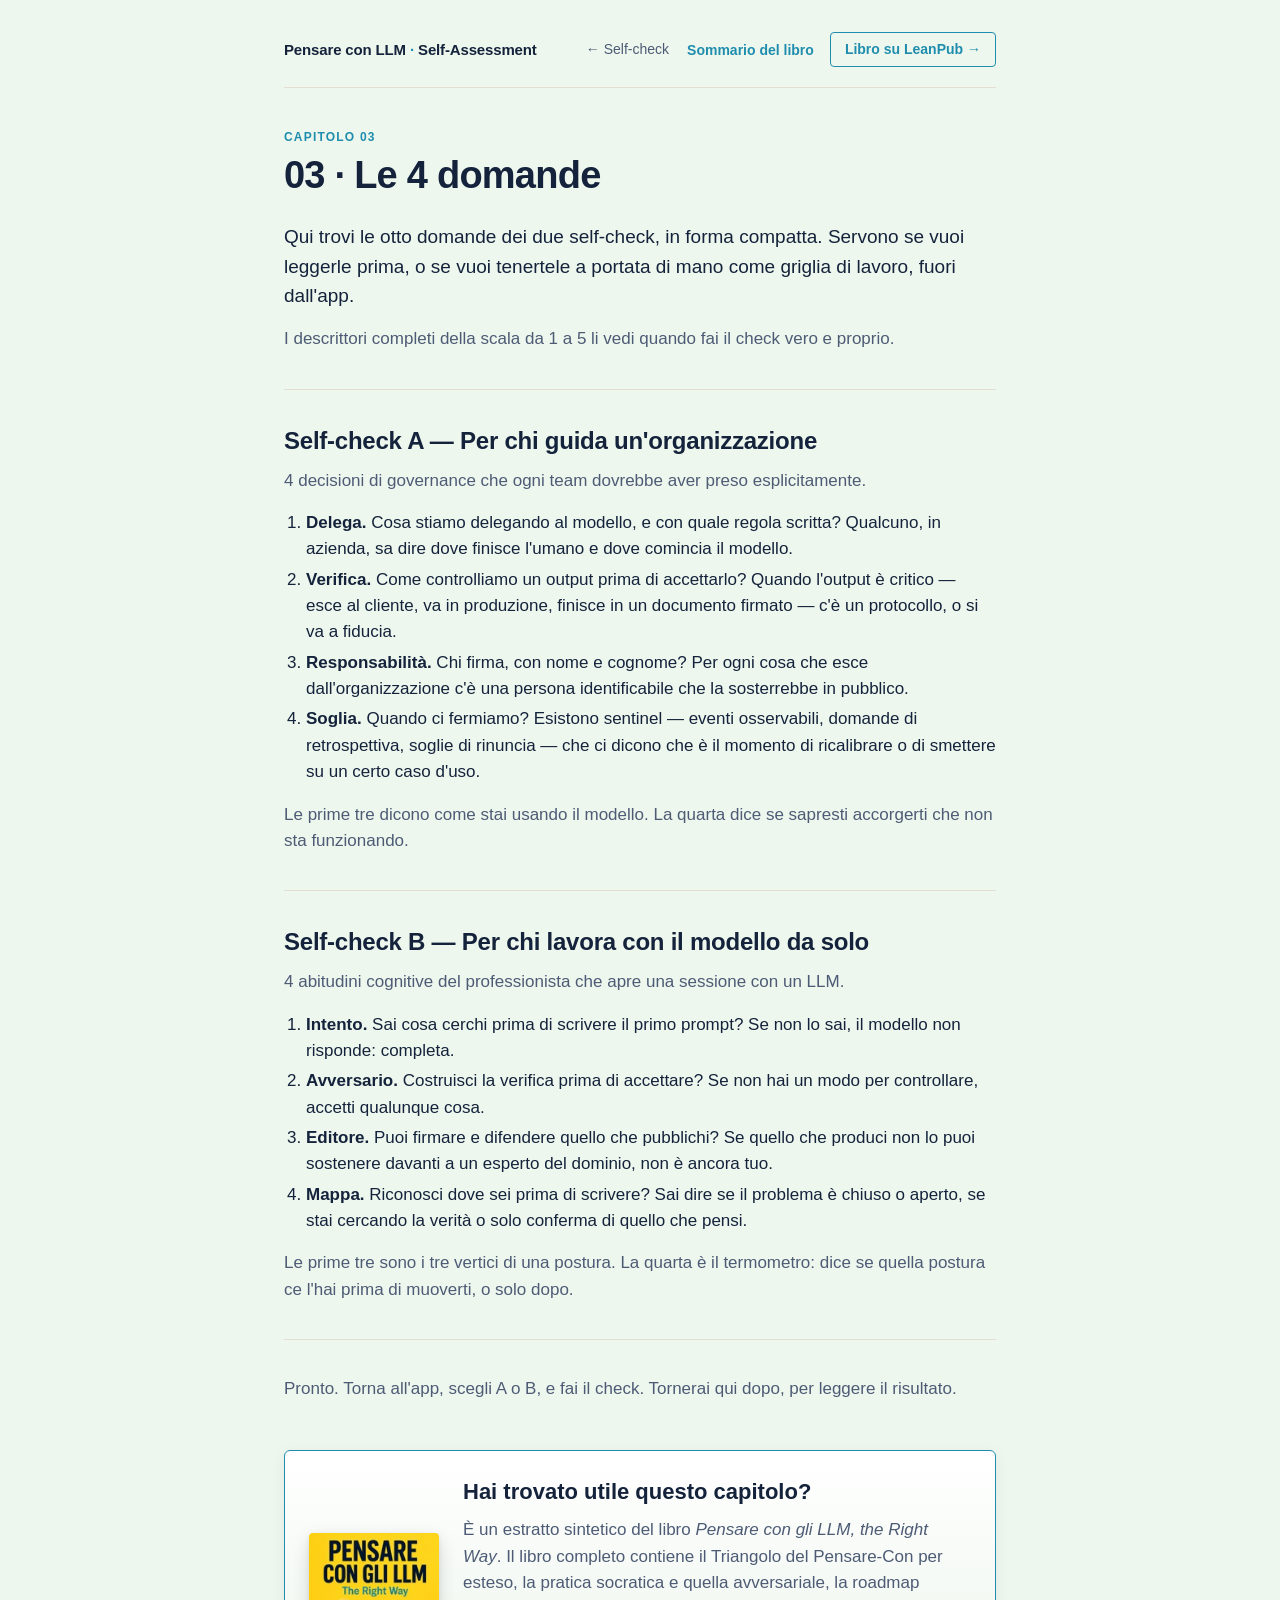
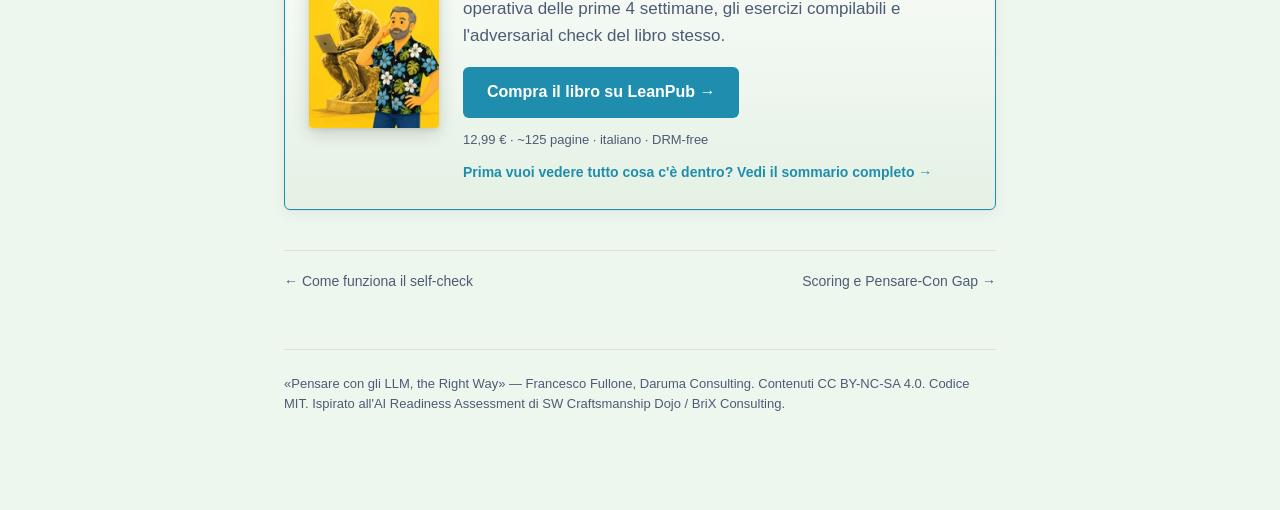
<file: book/03-le-quattro-domande.html>
<!DOCTYPE html>
<html lang="it">
<head>
<meta charset="UTF-8" />
<meta name="viewport" content="width=device-width, initial-scale=1.0" />
<title>Le 4 domande · Pensare con LLM</title>
<meta name="description" content="Le 4 domande — un estratto dal libro
«Pensare con gli LLM, the Right Way» di Francesco Fullone." />
<link rel="canonical" href="https://fullo.github.io/pensare-con-gli-llm-assessment/book/03-le-quattro-domande.html" />

<!-- Favicons -->
<link rel="icon" type="image/svg+xml" href="../favicon.svg" />
<link rel="icon" type="image/png" sizes="192x192" href="../assets/icon-192.png" />
<link rel="apple-touch-icon" href="../assets/apple-touch-icon.png" />
<meta name="theme-color" content="#f5c518" />

<!-- Open Graph -->
<meta property="og:type" content="article" />
<meta property="og:title" content="Le 4 domande · Pensare con LLM" />
<meta property="og:description" content="Le 4 domande — un estratto dal
libro «Pensare con gli LLM, the Right Way» di Francesco Fullone." />
<meta property="og:url" content="https://fullo.github.io/pensare-con-gli-llm-assessment/book/03-le-quattro-domande.html" />
<meta property="og:image" content="https://fullo.github.io/pensare-con-gli-llm-assessment/assets/og-image.jpg" />
<meta property="og:image:width" content="1200" />
<meta property="og:image:height" content="630" />
<meta property="og:image:type" content="image/jpeg" />
<meta property="og:image:alt" content="Copertina di «Pensare con gli LLM, the Right Way» di Francesco Fullone" />
<meta property="og:locale" content="it_IT" />
<meta property="og:site_name" content="Pensare con LLM — Self-Assessment" />
<meta property="article:author" content="Francesco Fullone" />

<!-- Twitter Card -->
<meta name="twitter:card" content="summary_large_image" />
<meta name="twitter:title" content="Le 4 domande · Pensare con LLM" />
<meta name="twitter:description" content="Le 4 domande — un estratto dal
libro «Pensare con gli LLM, the Right Way» di Francesco Fullone." />
<meta name="twitter:image" content="https://fullo.github.io/pensare-con-gli-llm-assessment/assets/og-image.jpg" />

<link rel="stylesheet" href="../styles.css" />
</head>
<body>
<a class="skip-link" href="#main">Salta al contenuto</a>
<div class="container">

  <header class="site">
    <div class="brand"><a href="../index.html">Pensare con LLM<span class="brand-suffix"> <span class="dot">·</span> Self-Assessment</span></a></div>
    <nav aria-label="Navigazione principale">
      <a href="../index.html">← Self-check</a>
      <a href="sommario.html" class="nav-highlight">Sommario del libro</a>
      <a href="https://leanpub.com/pensare-con-gli-llm" target="_blank" rel="noopener" class="nav-btn">Libro su LeanPub →</a>
    </nav>
  </header>

  <main id="main">
  <article class="chapter">
    <div class="chapter-meta">Capitolo 03</div>
<h1 id="03--le-4-domande">03 · Le 4 domande</h1>
<p>Qui trovi le otto domande dei due self-check, in forma compatta.
Servono se vuoi leggerle prima, o se vuoi tenertele a portata di mano
come griglia di lavoro, fuori dall'app.</p>
<p>I descrittori completi della scala da 1 a 5 li vedi quando fai il
check vero e proprio.</p>
<hr />
<h2 id="self-check-a--per-chi-guida-unorganizzazione">Self-check A — Per
chi guida un'organizzazione</h2>
<p>4 decisioni di governance che ogni team dovrebbe aver preso
esplicitamente.</p>
<ol type="1">
<li><strong>Delega.</strong> Cosa stiamo delegando al modello, e con
quale regola scritta? Qualcuno, in azienda, sa dire dove finisce l'umano
e dove comincia il modello.</li>
<li><strong>Verifica.</strong> Come controlliamo un output prima di
accettarlo? Quando l'output è critico — esce al cliente, va in
produzione, finisce in un documento firmato — c'è un protocollo, o si va
a fiducia.</li>
<li><strong>Responsabilità.</strong> Chi firma, con nome e cognome? Per
ogni cosa che esce dall'organizzazione c'è una persona identificabile
che la sosterrebbe in pubblico.</li>
<li><strong>Soglia.</strong> Quando ci fermiamo? Esistono sentinel —
eventi osservabili, domande di retrospettiva, soglie di rinuncia — che
ci dicono che è il momento di ricalibrare o di smettere su un certo caso
d'uso.</li>
</ol>
<p>Le prime tre dicono come stai usando il modello. La quarta dice se
sapresti accorgerti che non sta funzionando.</p>
<hr />
<h2 id="self-check-b--per-chi-lavora-con-il-modello-da-solo">Self-check
B — Per chi lavora con il modello da solo</h2>
<p>4 abitudini cognitive del professionista che apre una sessione con un
LLM.</p>
<ol type="1">
<li><strong>Intento.</strong> Sai cosa cerchi prima di scrivere il primo
prompt? Se non lo sai, il modello non risponde: completa.</li>
<li><strong>Avversario.</strong> Costruisci la verifica prima di
accettare? Se non hai un modo per controllare, accetti qualunque
cosa.</li>
<li><strong>Editore.</strong> Puoi firmare e difendere quello che
pubblichi? Se quello che produci non lo puoi sostenere davanti a un
esperto del dominio, non è ancora tuo.</li>
<li><strong>Mappa.</strong> Riconosci dove sei prima di scrivere? Sai
dire se il problema è chiuso o aperto, se stai cercando la verità o solo
conferma di quello che pensi.</li>
</ol>
<p>Le prime tre sono i tre vertici di una postura. La quarta è il
termometro: dice se quella postura ce l'hai prima di muoverti, o solo
dopo.</p>
<hr />
<p>Pronto. Torna all'app, scegli A o B, e fai il check. Tornerai qui
dopo, per leggere il risultato.</p>
  </article>

  <div class="card buy-cta">
    <a class="buy-cta-cover" href="https://leanpub.com/pensare-con-gli-llm" target="_blank" rel="noopener" aria-label="Pensare con gli LLM, the Right Way — disponibile su LeanPub">
      <img src="../assets/copertina-small.jpg" alt="Copertina di «Pensare con gli LLM, the Right Way»" width="120" height="180" />
    </a>
    <div class="buy-cta-body">
      <h3>Hai trovato utile questo capitolo?</h3>
      <p>È un estratto sintetico del libro <em>Pensare con gli LLM, the Right Way</em>. Il libro completo contiene il Triangolo del Pensare-Con per esteso, la pratica socratica e quella avversariale, la roadmap operativa delle prime 4 settimane, gli esercizi compilabili e l'adversarial check del libro stesso.</p>
      <a class="btn cta" href="https://leanpub.com/pensare-con-gli-llm" target="_blank" rel="noopener">Compra il libro su LeanPub →</a>
      <span class="price-note">12,99 € · ~125 pagine · italiano · DRM-free</span>
      <a href="sommario.html" class="inline-cta">Prima vuoi vedere tutto cosa c'è dentro? Vedi il sommario completo →</a>
    </div>
  </div>

  <nav class="chapter-nav" aria-label="Navigazione capitoli">
    <a href="02-come-funziona-il-self-check.html" rel="prev">← Come
funziona il self-check</a>
    <a href="04-scoring-e-gap.html" class="next" rel="next">Scoring e
Pensare-Con Gap →</a>
  </nav>

  </main>

  <footer class="site">
    <p>«Pensare con gli LLM, the Right Way» — Francesco Fullone, Daruma Consulting. Contenuti CC BY-NC-SA 4.0. Codice MIT. Ispirato all'<a href="https://github.com/sw-craftsmanship-dojo/sw-ai-readiness-assessment" target="_blank" rel="noopener">AI Readiness Assessment</a> di SW Craftsmanship Dojo / BriX Consulting.</p>
  </footer>
</div>
</body>
</html>
</file>
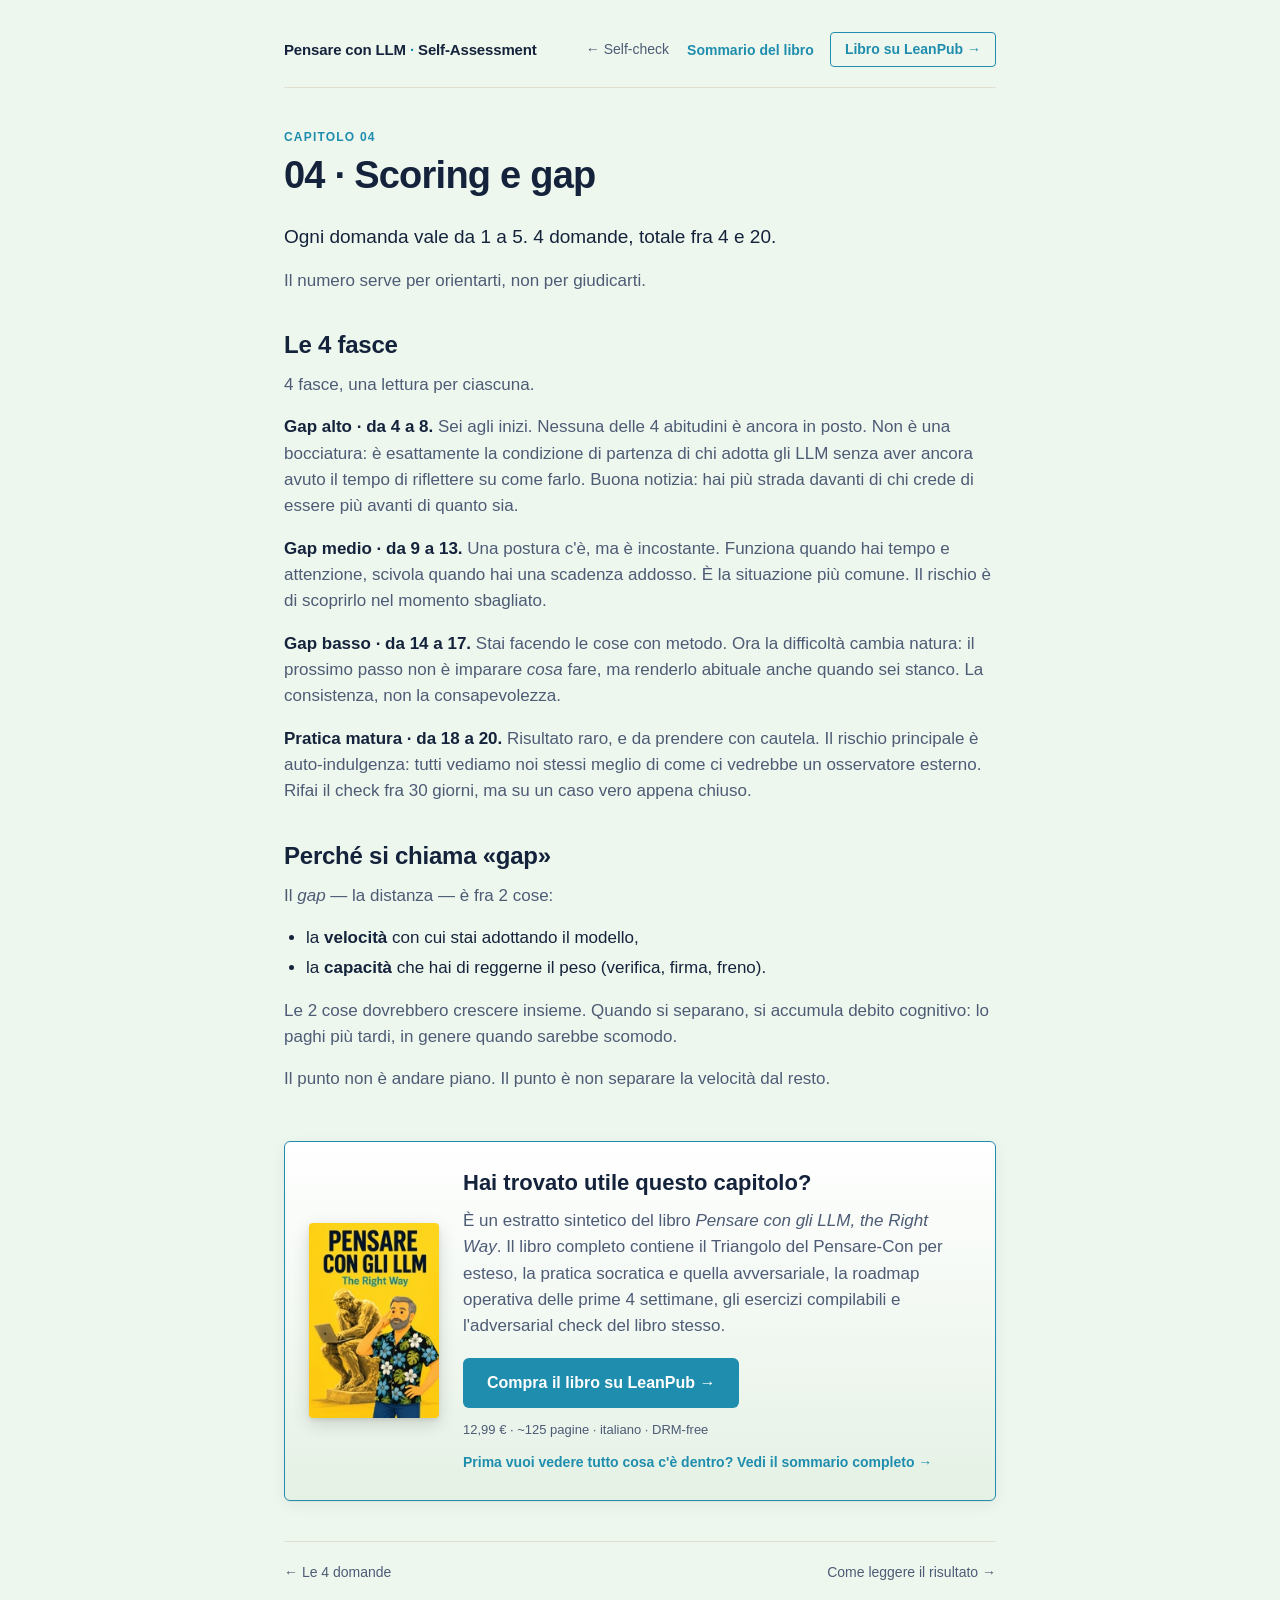
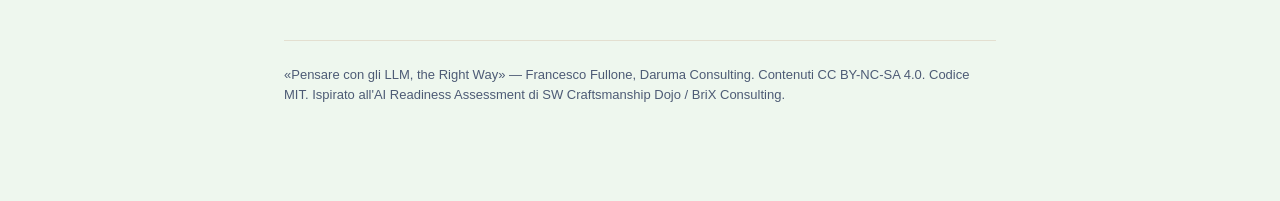
<file: book/04-scoring-e-gap.html>
<!DOCTYPE html>
<html lang="it">
<head>
<meta charset="UTF-8" />
<meta name="viewport" content="width=device-width, initial-scale=1.0" />
<title>Scoring e Pensare-Con Gap · Pensare con LLM</title>
<meta name="description" content="Scoring e Pensare-Con Gap — un
estratto dal libro «Pensare con gli LLM, the Right Way» di Francesco
Fullone." />
<link rel="canonical" href="https://fullo.github.io/pensare-con-gli-llm-assessment/book/04-scoring-e-gap.html" />

<!-- Favicons -->
<link rel="icon" type="image/svg+xml" href="../favicon.svg" />
<link rel="icon" type="image/png" sizes="192x192" href="../assets/icon-192.png" />
<link rel="apple-touch-icon" href="../assets/apple-touch-icon.png" />
<meta name="theme-color" content="#f5c518" />

<!-- Open Graph -->
<meta property="og:type" content="article" />
<meta property="og:title" content="Scoring e Pensare-Con
Gap · Pensare con LLM" />
<meta property="og:description" content="Scoring e Pensare-Con Gap — un
estratto dal libro «Pensare con gli LLM, the Right Way» di Francesco
Fullone." />
<meta property="og:url" content="https://fullo.github.io/pensare-con-gli-llm-assessment/book/04-scoring-e-gap.html" />
<meta property="og:image" content="https://fullo.github.io/pensare-con-gli-llm-assessment/assets/og-image.jpg" />
<meta property="og:image:width" content="1200" />
<meta property="og:image:height" content="630" />
<meta property="og:image:type" content="image/jpeg" />
<meta property="og:image:alt" content="Copertina di «Pensare con gli LLM, the Right Way» di Francesco Fullone" />
<meta property="og:locale" content="it_IT" />
<meta property="og:site_name" content="Pensare con LLM — Self-Assessment" />
<meta property="article:author" content="Francesco Fullone" />

<!-- Twitter Card -->
<meta name="twitter:card" content="summary_large_image" />
<meta name="twitter:title" content="Scoring e Pensare-Con
Gap · Pensare con LLM" />
<meta name="twitter:description" content="Scoring e Pensare-Con Gap — un
estratto dal libro «Pensare con gli LLM, the Right Way» di Francesco
Fullone." />
<meta name="twitter:image" content="https://fullo.github.io/pensare-con-gli-llm-assessment/assets/og-image.jpg" />

<link rel="stylesheet" href="../styles.css" />
</head>
<body>
<a class="skip-link" href="#main">Salta al contenuto</a>
<div class="container">

  <header class="site">
    <div class="brand"><a href="../index.html">Pensare con LLM<span class="brand-suffix"> <span class="dot">·</span> Self-Assessment</span></a></div>
    <nav aria-label="Navigazione principale">
      <a href="../index.html">← Self-check</a>
      <a href="sommario.html" class="nav-highlight">Sommario del libro</a>
      <a href="https://leanpub.com/pensare-con-gli-llm" target="_blank" rel="noopener" class="nav-btn">Libro su LeanPub →</a>
    </nav>
  </header>

  <main id="main">
  <article class="chapter">
    <div class="chapter-meta">Capitolo 04</div>
<h1 id="04--scoring-e-gap">04 · Scoring e gap</h1>
<p>Ogni domanda vale da 1 a 5. 4 domande, totale fra 4 e 20.</p>
<p>Il numero serve per orientarti, non per giudicarti.</p>
<h2 id="le-4-fasce">Le 4 fasce</h2>
<p>4 fasce, una lettura per ciascuna.</p>
<p><strong>Gap alto · da 4 a 8.</strong> Sei agli inizi. Nessuna delle 4
abitudini è ancora in posto. Non è una bocciatura: è esattamente la
condizione di partenza di chi adotta gli LLM senza aver ancora avuto il
tempo di riflettere su come farlo. Buona notizia: hai più strada davanti
di chi crede di essere più avanti di quanto sia.</p>
<p><strong>Gap medio · da 9 a 13.</strong> Una postura c'è, ma è
incostante. Funziona quando hai tempo e attenzione, scivola quando hai
una scadenza addosso. È la situazione più comune. Il rischio è di
scoprirlo nel momento sbagliato.</p>
<p><strong>Gap basso · da 14 a 17.</strong> Stai facendo le cose con
metodo. Ora la difficoltà cambia natura: il prossimo passo non è
imparare <em>cosa</em> fare, ma renderlo abituale anche quando sei
stanco. La consistenza, non la consapevolezza.</p>
<p><strong>Pratica matura · da 18 a 20.</strong> Risultato raro, e da
prendere con cautela. Il rischio principale è auto-indulgenza: tutti
vediamo noi stessi meglio di come ci vedrebbe un osservatore esterno.
Rifai il check fra 30 giorni, ma su un caso vero appena chiuso.</p>
<h2 id="perché-si-chiama-gap">Perché si chiama «gap»</h2>
<p>Il <em>gap</em> — la distanza — è fra 2 cose:</p>
<ul>
<li>la <strong>velocità</strong> con cui stai adottando il modello,</li>
<li>la <strong>capacità</strong> che hai di reggerne il peso (verifica,
firma, freno).</li>
</ul>
<p>Le 2 cose dovrebbero crescere insieme. Quando si separano, si
accumula debito cognitivo: lo paghi più tardi, in genere quando sarebbe
scomodo.</p>
<p>Il punto non è andare piano. Il punto è non separare la velocità dal
resto.</p>
  </article>

  <div class="card buy-cta">
    <a class="buy-cta-cover" href="https://leanpub.com/pensare-con-gli-llm" target="_blank" rel="noopener" aria-label="Pensare con gli LLM, the Right Way — disponibile su LeanPub">
      <img src="../assets/copertina-small.jpg" alt="Copertina di «Pensare con gli LLM, the Right Way»" width="120" height="180" />
    </a>
    <div class="buy-cta-body">
      <h3>Hai trovato utile questo capitolo?</h3>
      <p>È un estratto sintetico del libro <em>Pensare con gli LLM, the Right Way</em>. Il libro completo contiene il Triangolo del Pensare-Con per esteso, la pratica socratica e quella avversariale, la roadmap operativa delle prime 4 settimane, gli esercizi compilabili e l'adversarial check del libro stesso.</p>
      <a class="btn cta" href="https://leanpub.com/pensare-con-gli-llm" target="_blank" rel="noopener">Compra il libro su LeanPub →</a>
      <span class="price-note">12,99 € · ~125 pagine · italiano · DRM-free</span>
      <a href="sommario.html" class="inline-cta">Prima vuoi vedere tutto cosa c'è dentro? Vedi il sommario completo →</a>
    </div>
  </div>

  <nav class="chapter-nav" aria-label="Navigazione capitoli">
    <a href="03-le-quattro-domande.html" rel="prev">← Le 4 domande</a>
    <a href="05-come-leggere-il-risultato.html" class="next" rel="next">Come
leggere il risultato →</a>
  </nav>

  </main>

  <footer class="site">
    <p>«Pensare con gli LLM, the Right Way» — Francesco Fullone, Daruma Consulting. Contenuti CC BY-NC-SA 4.0. Codice MIT. Ispirato all'<a href="https://github.com/sw-craftsmanship-dojo/sw-ai-readiness-assessment" target="_blank" rel="noopener">AI Readiness Assessment</a> di SW Craftsmanship Dojo / BriX Consulting.</p>
  </footer>
</div>
</body>
</html>
</file>
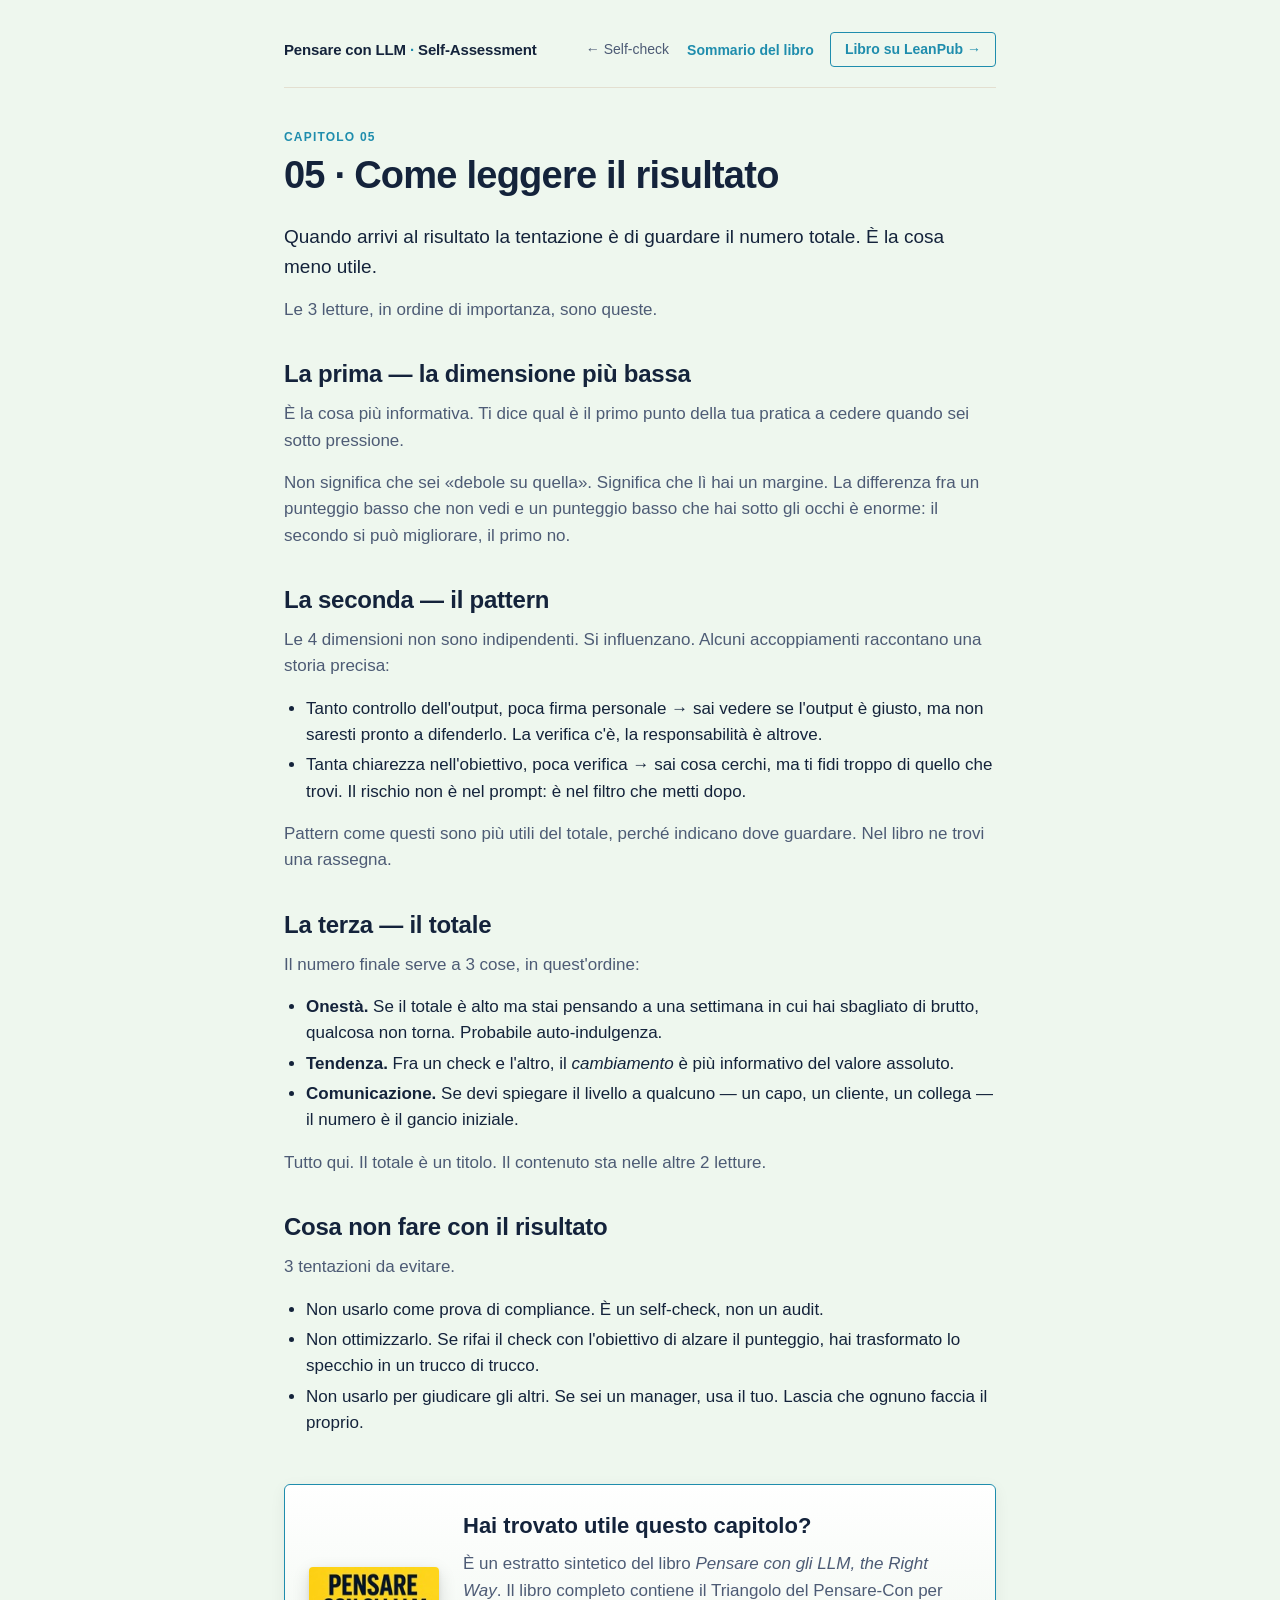
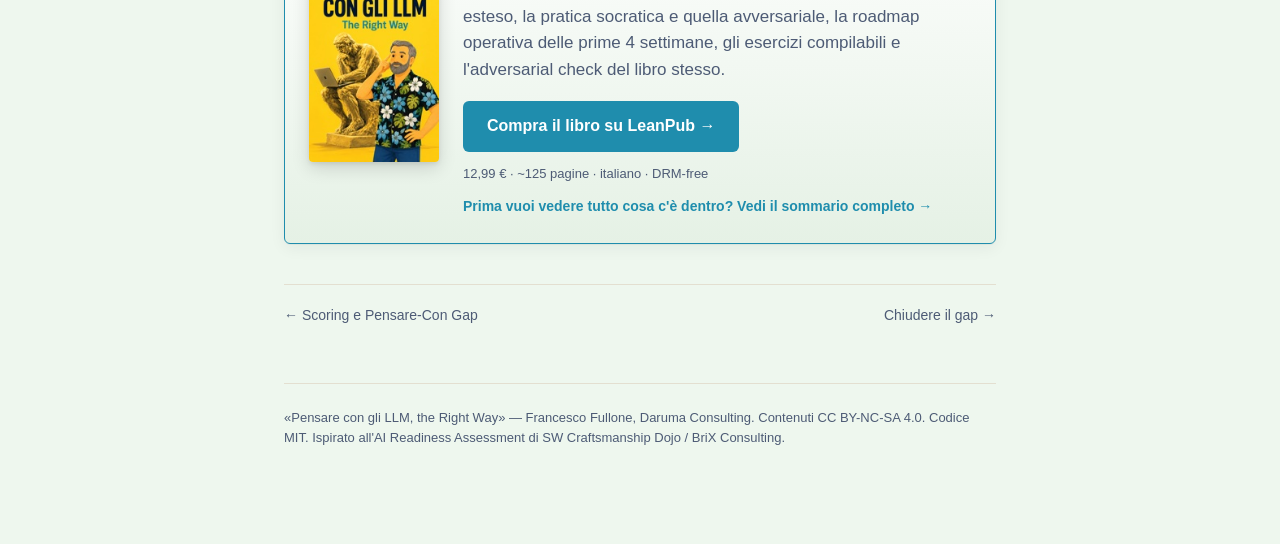
<file: book/05-come-leggere-il-risultato.html>
<!DOCTYPE html>
<html lang="it">
<head>
<meta charset="UTF-8" />
<meta name="viewport" content="width=device-width, initial-scale=1.0" />
<title>Come leggere il risultato · Pensare con LLM</title>
<meta name="description" content="Come leggere il risultato — un
estratto dal libro «Pensare con gli LLM, the Right Way» di Francesco
Fullone." />
<link rel="canonical" href="https://fullo.github.io/pensare-con-gli-llm-assessment/book/05-come-leggere-il-risultato.html" />

<!-- Favicons -->
<link rel="icon" type="image/svg+xml" href="../favicon.svg" />
<link rel="icon" type="image/png" sizes="192x192" href="../assets/icon-192.png" />
<link rel="apple-touch-icon" href="../assets/apple-touch-icon.png" />
<meta name="theme-color" content="#f5c518" />

<!-- Open Graph -->
<meta property="og:type" content="article" />
<meta property="og:title" content="Come leggere il
risultato · Pensare con LLM" />
<meta property="og:description" content="Come leggere il risultato — un
estratto dal libro «Pensare con gli LLM, the Right Way» di Francesco
Fullone." />
<meta property="og:url" content="https://fullo.github.io/pensare-con-gli-llm-assessment/book/05-come-leggere-il-risultato.html" />
<meta property="og:image" content="https://fullo.github.io/pensare-con-gli-llm-assessment/assets/og-image.jpg" />
<meta property="og:image:width" content="1200" />
<meta property="og:image:height" content="630" />
<meta property="og:image:type" content="image/jpeg" />
<meta property="og:image:alt" content="Copertina di «Pensare con gli LLM, the Right Way» di Francesco Fullone" />
<meta property="og:locale" content="it_IT" />
<meta property="og:site_name" content="Pensare con LLM — Self-Assessment" />
<meta property="article:author" content="Francesco Fullone" />

<!-- Twitter Card -->
<meta name="twitter:card" content="summary_large_image" />
<meta name="twitter:title" content="Come leggere il
risultato · Pensare con LLM" />
<meta name="twitter:description" content="Come leggere il risultato — un
estratto dal libro «Pensare con gli LLM, the Right Way» di Francesco
Fullone." />
<meta name="twitter:image" content="https://fullo.github.io/pensare-con-gli-llm-assessment/assets/og-image.jpg" />

<link rel="stylesheet" href="../styles.css" />
</head>
<body>
<a class="skip-link" href="#main">Salta al contenuto</a>
<div class="container">

  <header class="site">
    <div class="brand"><a href="../index.html">Pensare con LLM<span class="brand-suffix"> <span class="dot">·</span> Self-Assessment</span></a></div>
    <nav aria-label="Navigazione principale">
      <a href="../index.html">← Self-check</a>
      <a href="sommario.html" class="nav-highlight">Sommario del libro</a>
      <a href="https://leanpub.com/pensare-con-gli-llm" target="_blank" rel="noopener" class="nav-btn">Libro su LeanPub →</a>
    </nav>
  </header>

  <main id="main">
  <article class="chapter">
    <div class="chapter-meta">Capitolo 05</div>
<h1 id="05--come-leggere-il-risultato">05 · Come leggere il
risultato</h1>
<p>Quando arrivi al risultato la tentazione è di guardare il numero
totale. È la cosa meno utile.</p>
<p>Le 3 letture, in ordine di importanza, sono queste.</p>
<h2 id="la-prima--la-dimensione-più-bassa">La prima — la dimensione più
bassa</h2>
<p>È la cosa più informativa. Ti dice qual è il primo punto della tua
pratica a cedere quando sei sotto pressione.</p>
<p>Non significa che sei «debole su quella». Significa che lì hai un
margine. La differenza fra un punteggio basso che non vedi e un
punteggio basso che hai sotto gli occhi è enorme: il secondo si può
migliorare, il primo no.</p>
<h2 id="la-seconda--il-pattern">La seconda — il pattern</h2>
<p>Le 4 dimensioni non sono indipendenti. Si influenzano. Alcuni
accoppiamenti raccontano una storia precisa:</p>
<ul>
<li>Tanto controllo dell'output, poca firma personale → sai vedere se
l'output è giusto, ma non saresti pronto a difenderlo. La verifica c'è,
la responsabilità è altrove.</li>
<li>Tanta chiarezza nell'obiettivo, poca verifica → sai cosa cerchi, ma
ti fidi troppo di quello che trovi. Il rischio non è nel prompt: è nel
filtro che metti dopo.</li>
</ul>
<p>Pattern come questi sono più utili del totale, perché indicano dove
guardare. Nel libro ne trovi una rassegna.</p>
<h2 id="la-terza--il-totale">La terza — il totale</h2>
<p>Il numero finale serve a 3 cose, in quest'ordine:</p>
<ul>
<li><strong>Onestà.</strong> Se il totale è alto ma stai pensando a una
settimana in cui hai sbagliato di brutto, qualcosa non torna. Probabile
auto-indulgenza.</li>
<li><strong>Tendenza.</strong> Fra un check e l'altro, il
<em>cambiamento</em> è più informativo del valore assoluto.</li>
<li><strong>Comunicazione.</strong> Se devi spiegare il livello a
qualcuno — un capo, un cliente, un collega — il numero è il gancio
iniziale.</li>
</ul>
<p>Tutto qui. Il totale è un titolo. Il contenuto sta nelle altre 2
letture.</p>
<h2 id="cosa-non-fare-con-il-risultato">Cosa non fare con il
risultato</h2>
<p>3 tentazioni da evitare.</p>
<ul>
<li>Non usarlo come prova di compliance. È un self-check, non un
audit.</li>
<li>Non ottimizzarlo. Se rifai il check con l'obiettivo di alzare il
punteggio, hai trasformato lo specchio in un trucco di trucco.</li>
<li>Non usarlo per giudicare gli altri. Se sei un manager, usa il tuo.
Lascia che ognuno faccia il proprio.</li>
</ul>
  </article>

  <div class="card buy-cta">
    <a class="buy-cta-cover" href="https://leanpub.com/pensare-con-gli-llm" target="_blank" rel="noopener" aria-label="Pensare con gli LLM, the Right Way — disponibile su LeanPub">
      <img src="../assets/copertina-small.jpg" alt="Copertina di «Pensare con gli LLM, the Right Way»" width="120" height="180" />
    </a>
    <div class="buy-cta-body">
      <h3>Hai trovato utile questo capitolo?</h3>
      <p>È un estratto sintetico del libro <em>Pensare con gli LLM, the Right Way</em>. Il libro completo contiene il Triangolo del Pensare-Con per esteso, la pratica socratica e quella avversariale, la roadmap operativa delle prime 4 settimane, gli esercizi compilabili e l'adversarial check del libro stesso.</p>
      <a class="btn cta" href="https://leanpub.com/pensare-con-gli-llm" target="_blank" rel="noopener">Compra il libro su LeanPub →</a>
      <span class="price-note">12,99 € · ~125 pagine · italiano · DRM-free</span>
      <a href="sommario.html" class="inline-cta">Prima vuoi vedere tutto cosa c'è dentro? Vedi il sommario completo →</a>
    </div>
  </div>

  <nav class="chapter-nav" aria-label="Navigazione capitoli">
    <a href="04-scoring-e-gap.html" rel="prev">← Scoring e Pensare-Con
Gap</a>
    <a href="06-chiudere-il-gap.html" class="next" rel="next">Chiudere
il gap →</a>
  </nav>

  </main>

  <footer class="site">
    <p>«Pensare con gli LLM, the Right Way» — Francesco Fullone, Daruma Consulting. Contenuti CC BY-NC-SA 4.0. Codice MIT. Ispirato all'<a href="https://github.com/sw-craftsmanship-dojo/sw-ai-readiness-assessment" target="_blank" rel="noopener">AI Readiness Assessment</a> di SW Craftsmanship Dojo / BriX Consulting.</p>
  </footer>
</div>
</body>
</html>
</file>
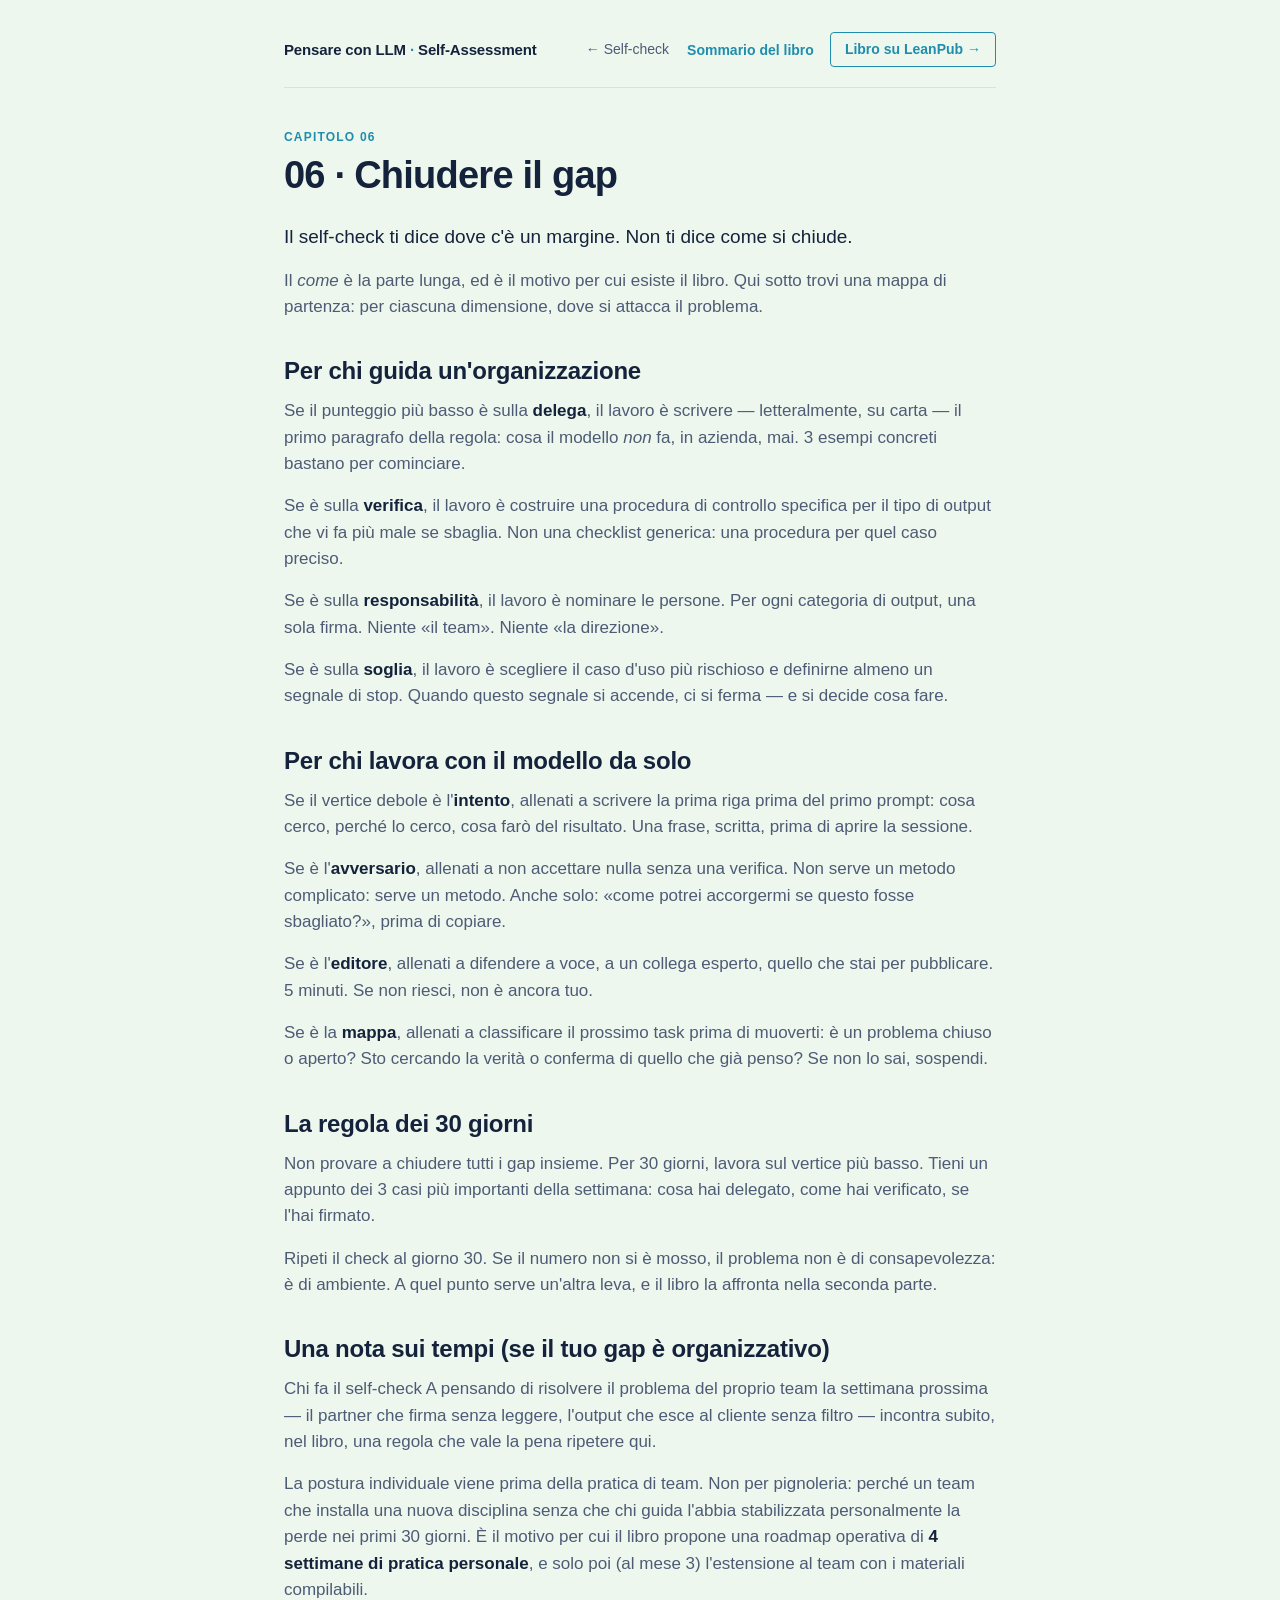
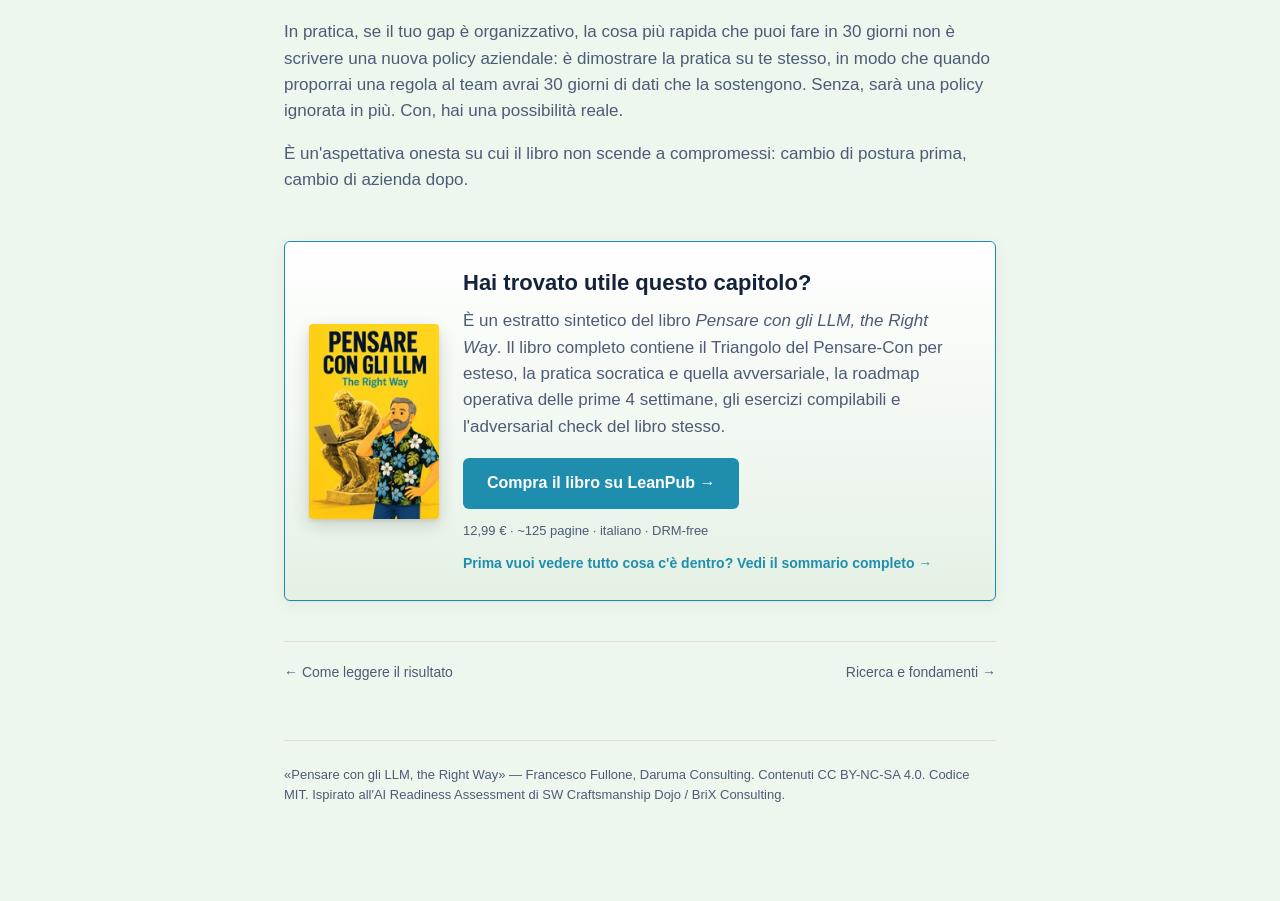
<file: book/06-chiudere-il-gap.html>
<!DOCTYPE html>
<html lang="it">
<head>
<meta charset="UTF-8" />
<meta name="viewport" content="width=device-width, initial-scale=1.0" />
<title>Chiudere il gap · Pensare con LLM</title>
<meta name="description" content="Chiudere il gap — un estratto dal
libro «Pensare con gli LLM, the Right Way» di Francesco Fullone." />
<link rel="canonical" href="https://fullo.github.io/pensare-con-gli-llm-assessment/book/06-chiudere-il-gap.html" />

<!-- Favicons -->
<link rel="icon" type="image/svg+xml" href="../favicon.svg" />
<link rel="icon" type="image/png" sizes="192x192" href="../assets/icon-192.png" />
<link rel="apple-touch-icon" href="../assets/apple-touch-icon.png" />
<meta name="theme-color" content="#f5c518" />

<!-- Open Graph -->
<meta property="og:type" content="article" />
<meta property="og:title" content="Chiudere il gap · Pensare con LLM" />
<meta property="og:description" content="Chiudere il gap — un estratto
dal libro «Pensare con gli LLM, the Right Way» di Francesco Fullone." />
<meta property="og:url" content="https://fullo.github.io/pensare-con-gli-llm-assessment/book/06-chiudere-il-gap.html" />
<meta property="og:image" content="https://fullo.github.io/pensare-con-gli-llm-assessment/assets/og-image.jpg" />
<meta property="og:image:width" content="1200" />
<meta property="og:image:height" content="630" />
<meta property="og:image:type" content="image/jpeg" />
<meta property="og:image:alt" content="Copertina di «Pensare con gli LLM, the Right Way» di Francesco Fullone" />
<meta property="og:locale" content="it_IT" />
<meta property="og:site_name" content="Pensare con LLM — Self-Assessment" />
<meta property="article:author" content="Francesco Fullone" />

<!-- Twitter Card -->
<meta name="twitter:card" content="summary_large_image" />
<meta name="twitter:title" content="Chiudere il
gap · Pensare con LLM" />
<meta name="twitter:description" content="Chiudere il gap — un estratto
dal libro «Pensare con gli LLM, the Right Way» di Francesco Fullone." />
<meta name="twitter:image" content="https://fullo.github.io/pensare-con-gli-llm-assessment/assets/og-image.jpg" />

<link rel="stylesheet" href="../styles.css" />
</head>
<body>
<a class="skip-link" href="#main">Salta al contenuto</a>
<div class="container">

  <header class="site">
    <div class="brand"><a href="../index.html">Pensare con LLM<span class="brand-suffix"> <span class="dot">·</span> Self-Assessment</span></a></div>
    <nav aria-label="Navigazione principale">
      <a href="../index.html">← Self-check</a>
      <a href="sommario.html" class="nav-highlight">Sommario del libro</a>
      <a href="https://leanpub.com/pensare-con-gli-llm" target="_blank" rel="noopener" class="nav-btn">Libro su LeanPub →</a>
    </nav>
  </header>

  <main id="main">
  <article class="chapter">
    <div class="chapter-meta">Capitolo 06</div>
<h1 id="06--chiudere-il-gap">06 · Chiudere il gap</h1>
<p>Il self-check ti dice dove c'è un margine. Non ti dice come si
chiude.</p>
<p>Il <em>come</em> è la parte lunga, ed è il motivo per cui esiste il
libro. Qui sotto trovi una mappa di partenza: per ciascuna dimensione,
dove si attacca il problema.</p>
<h2 id="per-chi-guida-unorganizzazione">Per chi guida
un'organizzazione</h2>
<p>Se il punteggio più basso è sulla <strong>delega</strong>, il lavoro
è scrivere — letteralmente, su carta — il primo paragrafo della regola:
cosa il modello <em>non</em> fa, in azienda, mai. 3 esempi concreti
bastano per cominciare.</p>
<p>Se è sulla <strong>verifica</strong>, il lavoro è costruire una
procedura di controllo specifica per il tipo di output che vi fa più
male se sbaglia. Non una checklist generica: una procedura per quel caso
preciso.</p>
<p>Se è sulla <strong>responsabilità</strong>, il lavoro è nominare le
persone. Per ogni categoria di output, una sola firma. Niente «il team».
Niente «la direzione».</p>
<p>Se è sulla <strong>soglia</strong>, il lavoro è scegliere il caso
d'uso più rischioso e definirne almeno un segnale di stop. Quando questo
segnale si accende, ci si ferma — e si decide cosa fare.</p>
<h2 id="per-chi-lavora-con-il-modello-da-solo">Per chi lavora con il
modello da solo</h2>
<p>Se il vertice debole è l'<strong>intento</strong>, allenati a
scrivere la prima riga prima del primo prompt: cosa cerco, perché lo
cerco, cosa farò del risultato. Una frase, scritta, prima di aprire la
sessione.</p>
<p>Se è l'<strong>avversario</strong>, allenati a non accettare nulla
senza una verifica. Non serve un metodo complicato: serve un metodo.
Anche solo: «come potrei accorgermi se questo fosse sbagliato?», prima
di copiare.</p>
<p>Se è l'<strong>editore</strong>, allenati a difendere a voce, a un
collega esperto, quello che stai per pubblicare. 5 minuti. Se non
riesci, non è ancora tuo.</p>
<p>Se è la <strong>mappa</strong>, allenati a classificare il prossimo
task prima di muoverti: è un problema chiuso o aperto? Sto cercando la
verità o conferma di quello che già penso? Se non lo sai, sospendi.</p>
<h2 id="la-regola-dei-30-giorni">La regola dei 30 giorni</h2>
<p>Non provare a chiudere tutti i gap insieme. Per 30 giorni, lavora sul
vertice più basso. Tieni un appunto dei 3 casi più importanti della
settimana: cosa hai delegato, come hai verificato, se l'hai firmato.</p>
<p>Ripeti il check al giorno 30. Se il numero non si è mosso, il
problema non è di consapevolezza: è di ambiente. A quel punto serve
un'altra leva, e il libro la affronta nella seconda parte.</p>
<h2 id="una-nota-sui-tempi-se-il-tuo-gap-è-organizzativo">Una nota sui
tempi (se il tuo gap è organizzativo)</h2>
<p>Chi fa il self-check A pensando di risolvere il problema del proprio
team la settimana prossima — il partner che firma senza leggere,
l'output che esce al cliente senza filtro — incontra subito, nel libro,
una regola che vale la pena ripetere qui.</p>
<p>La postura individuale viene prima della pratica di team. Non per
pignoleria: perché un team che installa una nuova disciplina senza che
chi guida l'abbia stabilizzata personalmente la perde nei primi 30
giorni. È il motivo per cui il libro propone una roadmap operativa di
<strong>4 settimane di pratica personale</strong>, e solo poi (al mese
3) l'estensione al team con i materiali compilabili.</p>
<p>In pratica, se il tuo gap è organizzativo, la cosa più rapida che
puoi fare in 30 giorni non è scrivere una nuova policy aziendale: è
dimostrare la pratica su te stesso, in modo che quando proporrai una
regola al team avrai 30 giorni di dati che la sostengono. Senza, sarà
una policy ignorata in più. Con, hai una possibilità reale.</p>
<p>È un'aspettativa onesta su cui il libro non scende a compromessi:
cambio di postura prima, cambio di azienda dopo.</p>
  </article>

  <div class="card buy-cta">
    <a class="buy-cta-cover" href="https://leanpub.com/pensare-con-gli-llm" target="_blank" rel="noopener" aria-label="Pensare con gli LLM, the Right Way — disponibile su LeanPub">
      <img src="../assets/copertina-small.jpg" alt="Copertina di «Pensare con gli LLM, the Right Way»" width="120" height="180" />
    </a>
    <div class="buy-cta-body">
      <h3>Hai trovato utile questo capitolo?</h3>
      <p>È un estratto sintetico del libro <em>Pensare con gli LLM, the Right Way</em>. Il libro completo contiene il Triangolo del Pensare-Con per esteso, la pratica socratica e quella avversariale, la roadmap operativa delle prime 4 settimane, gli esercizi compilabili e l'adversarial check del libro stesso.</p>
      <a class="btn cta" href="https://leanpub.com/pensare-con-gli-llm" target="_blank" rel="noopener">Compra il libro su LeanPub →</a>
      <span class="price-note">12,99 € · ~125 pagine · italiano · DRM-free</span>
      <a href="sommario.html" class="inline-cta">Prima vuoi vedere tutto cosa c'è dentro? Vedi il sommario completo →</a>
    </div>
  </div>

  <nav class="chapter-nav" aria-label="Navigazione capitoli">
    <a href="05-come-leggere-il-risultato.html" rel="prev">← Come
leggere il risultato</a>
    <a href="07-ricerca-e-fondamenti.html" class="next" rel="next">Ricerca
e fondamenti →</a>
  </nav>

  </main>

  <footer class="site">
    <p>«Pensare con gli LLM, the Right Way» — Francesco Fullone, Daruma Consulting. Contenuti CC BY-NC-SA 4.0. Codice MIT. Ispirato all'<a href="https://github.com/sw-craftsmanship-dojo/sw-ai-readiness-assessment" target="_blank" rel="noopener">AI Readiness Assessment</a> di SW Craftsmanship Dojo / BriX Consulting.</p>
  </footer>
</div>
</body>
</html>
</file>
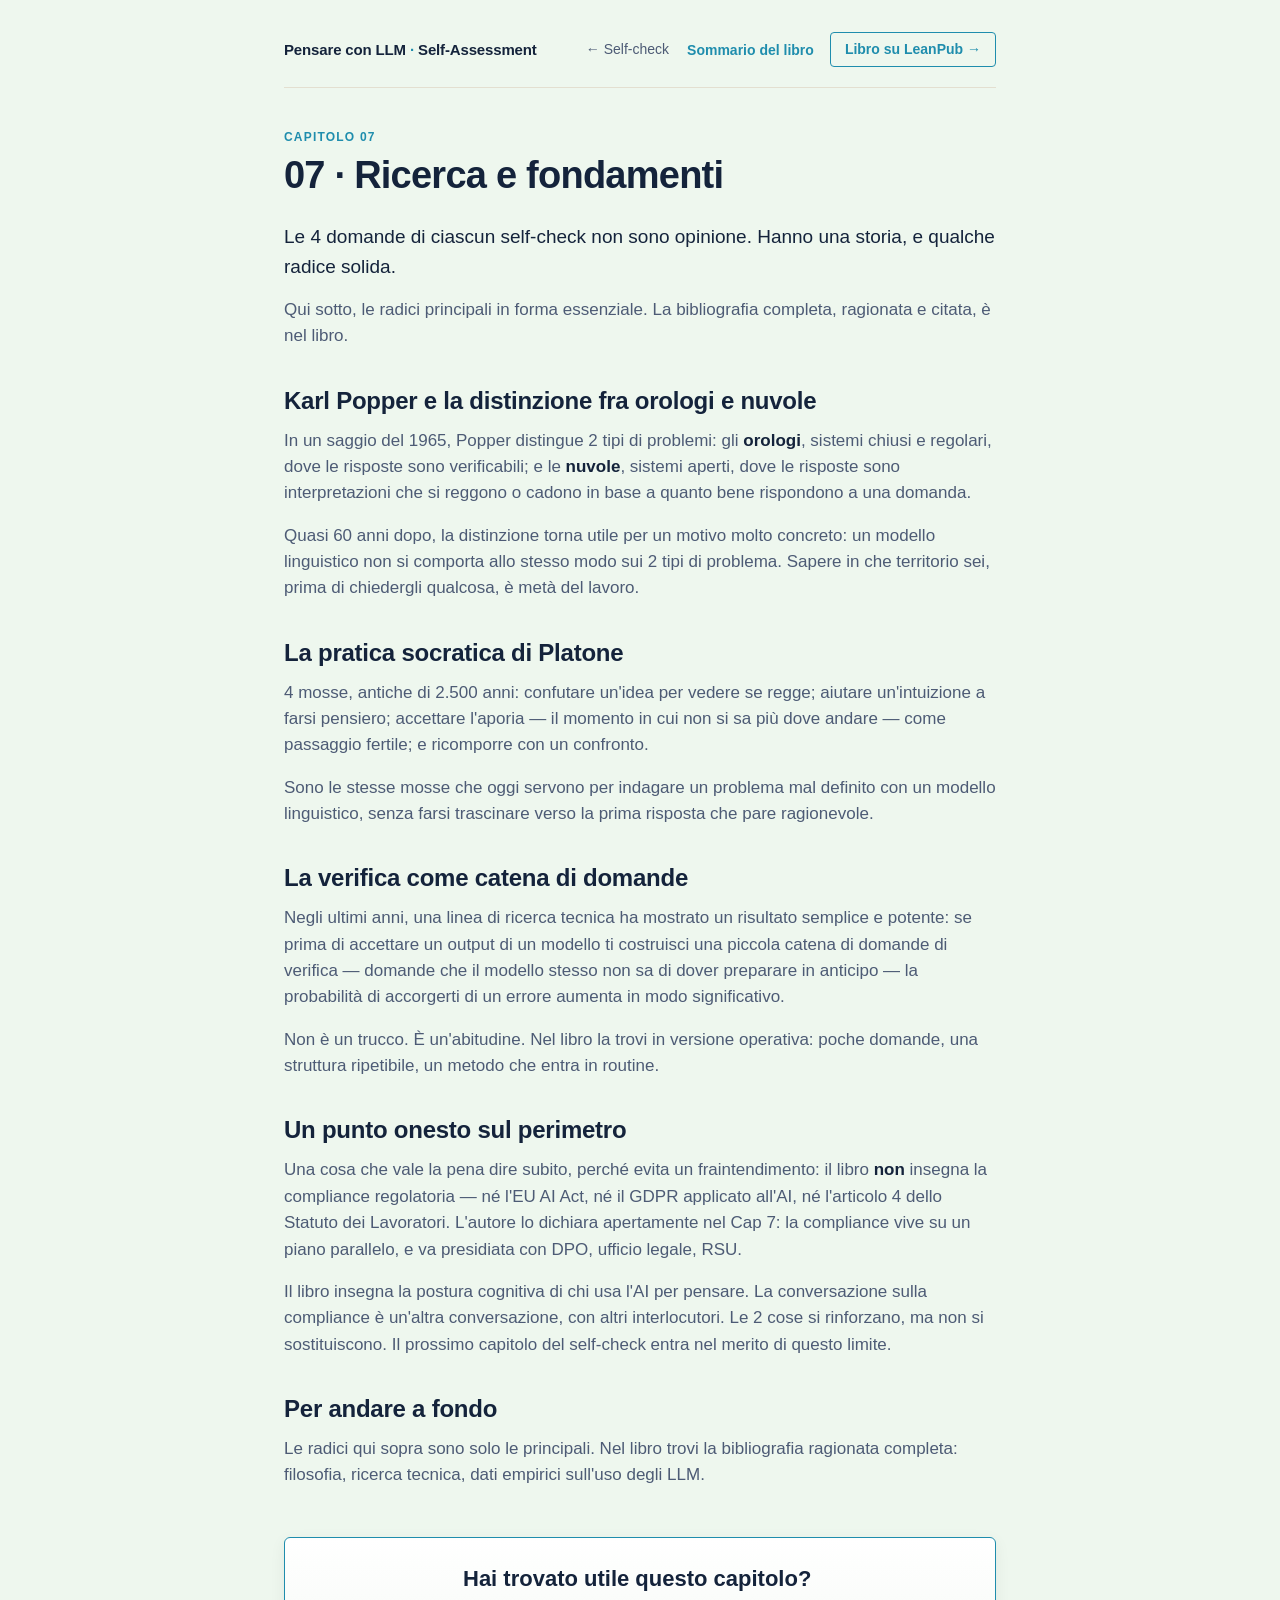
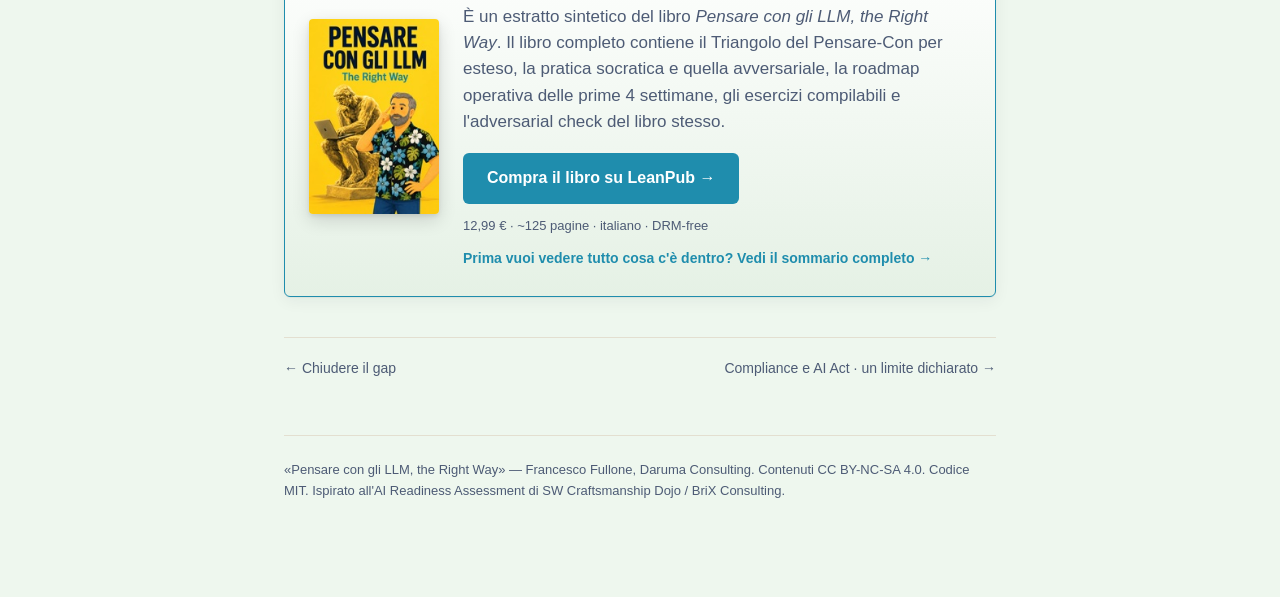
<file: book/07-ricerca-e-fondamenti.html>
<!DOCTYPE html>
<html lang="it">
<head>
<meta charset="UTF-8" />
<meta name="viewport" content="width=device-width, initial-scale=1.0" />
<title>Ricerca e fondamenti · Pensare con LLM</title>
<meta name="description" content="Ricerca e fondamenti — un estratto dal
libro «Pensare con gli LLM, the Right Way» di Francesco Fullone." />
<link rel="canonical" href="https://fullo.github.io/pensare-con-gli-llm-assessment/book/07-ricerca-e-fondamenti.html" />

<!-- Favicons -->
<link rel="icon" type="image/svg+xml" href="../favicon.svg" />
<link rel="icon" type="image/png" sizes="192x192" href="../assets/icon-192.png" />
<link rel="apple-touch-icon" href="../assets/apple-touch-icon.png" />
<meta name="theme-color" content="#f5c518" />

<!-- Open Graph -->
<meta property="og:type" content="article" />
<meta property="og:title" content="Ricerca e
fondamenti · Pensare con LLM" />
<meta property="og:description" content="Ricerca e fondamenti — un
estratto dal libro «Pensare con gli LLM, the Right Way» di Francesco
Fullone." />
<meta property="og:url" content="https://fullo.github.io/pensare-con-gli-llm-assessment/book/07-ricerca-e-fondamenti.html" />
<meta property="og:image" content="https://fullo.github.io/pensare-con-gli-llm-assessment/assets/og-image.jpg" />
<meta property="og:image:width" content="1200" />
<meta property="og:image:height" content="630" />
<meta property="og:image:type" content="image/jpeg" />
<meta property="og:image:alt" content="Copertina di «Pensare con gli LLM, the Right Way» di Francesco Fullone" />
<meta property="og:locale" content="it_IT" />
<meta property="og:site_name" content="Pensare con LLM — Self-Assessment" />
<meta property="article:author" content="Francesco Fullone" />

<!-- Twitter Card -->
<meta name="twitter:card" content="summary_large_image" />
<meta name="twitter:title" content="Ricerca e
fondamenti · Pensare con LLM" />
<meta name="twitter:description" content="Ricerca e fondamenti — un
estratto dal libro «Pensare con gli LLM, the Right Way» di Francesco
Fullone." />
<meta name="twitter:image" content="https://fullo.github.io/pensare-con-gli-llm-assessment/assets/og-image.jpg" />

<link rel="stylesheet" href="../styles.css" />
</head>
<body>
<a class="skip-link" href="#main">Salta al contenuto</a>
<div class="container">

  <header class="site">
    <div class="brand"><a href="../index.html">Pensare con LLM<span class="brand-suffix"> <span class="dot">·</span> Self-Assessment</span></a></div>
    <nav aria-label="Navigazione principale">
      <a href="../index.html">← Self-check</a>
      <a href="sommario.html" class="nav-highlight">Sommario del libro</a>
      <a href="https://leanpub.com/pensare-con-gli-llm" target="_blank" rel="noopener" class="nav-btn">Libro su LeanPub →</a>
    </nav>
  </header>

  <main id="main">
  <article class="chapter">
    <div class="chapter-meta">Capitolo 07</div>
<h1 id="07--ricerca-e-fondamenti">07 · Ricerca e fondamenti</h1>
<p>Le 4 domande di ciascun self-check non sono opinione. Hanno una
storia, e qualche radice solida.</p>
<p>Qui sotto, le radici principali in forma essenziale. La bibliografia
completa, ragionata e citata, è nel libro.</p>
<h2 id="karl-popper-e-la-distinzione-fra-orologi-e-nuvole">Karl Popper e
la distinzione fra orologi e nuvole</h2>
<p>In un saggio del 1965, Popper distingue 2 tipi di problemi: gli
<strong>orologi</strong>, sistemi chiusi e regolari, dove le risposte
sono verificabili; e le <strong>nuvole</strong>, sistemi aperti, dove le
risposte sono interpretazioni che si reggono o cadono in base a quanto
bene rispondono a una domanda.</p>
<p>Quasi 60 anni dopo, la distinzione torna utile per un motivo molto
concreto: un modello linguistico non si comporta allo stesso modo sui 2
tipi di problema. Sapere in che territorio sei, prima di chiedergli
qualcosa, è metà del lavoro.</p>
<h2 id="la-pratica-socratica-di-platone">La pratica socratica di
Platone</h2>
<p>4 mosse, antiche di 2.500 anni: confutare un'idea per vedere se
regge; aiutare un'intuizione a farsi pensiero; accettare l'aporia — il
momento in cui non si sa più dove andare — come passaggio fertile; e
ricomporre con un confronto.</p>
<p>Sono le stesse mosse che oggi servono per indagare un problema mal
definito con un modello linguistico, senza farsi trascinare verso la
prima risposta che pare ragionevole.</p>
<h2 id="la-verifica-come-catena-di-domande">La verifica come catena di
domande</h2>
<p>Negli ultimi anni, una linea di ricerca tecnica ha mostrato un
risultato semplice e potente: se prima di accettare un output di un
modello ti costruisci una piccola catena di domande di verifica —
domande che il modello stesso non sa di dover preparare in anticipo — la
probabilità di accorgerti di un errore aumenta in modo
significativo.</p>
<p>Non è un trucco. È un'abitudine. Nel libro la trovi in versione
operativa: poche domande, una struttura ripetibile, un metodo che entra
in routine.</p>
<h2 id="un-punto-onesto-sul-perimetro">Un punto onesto sul
perimetro</h2>
<p>Una cosa che vale la pena dire subito, perché evita un
fraintendimento: il libro <strong>non</strong> insegna la compliance
regolatoria — né l'EU AI Act, né il GDPR applicato all'AI, né l'articolo
4 dello Statuto dei Lavoratori. L'autore lo dichiara apertamente nel Cap
7: la compliance vive su un piano parallelo, e va presidiata con DPO,
ufficio legale, RSU.</p>
<p>Il libro insegna la postura cognitiva di chi usa l'AI per pensare. La
conversazione sulla compliance è un'altra conversazione, con altri
interlocutori. Le 2 cose si rinforzano, ma non si sostituiscono. Il
prossimo capitolo del self-check entra nel merito di questo limite.</p>
<h2 id="per-andare-a-fondo">Per andare a fondo</h2>
<p>Le radici qui sopra sono solo le principali. Nel libro trovi la
bibliografia ragionata completa: filosofia, ricerca tecnica, dati
empirici sull'uso degli LLM.</p>
  </article>

  <div class="card buy-cta">
    <a class="buy-cta-cover" href="https://leanpub.com/pensare-con-gli-llm" target="_blank" rel="noopener" aria-label="Pensare con gli LLM, the Right Way — disponibile su LeanPub">
      <img src="../assets/copertina-small.jpg" alt="Copertina di «Pensare con gli LLM, the Right Way»" width="120" height="180" />
    </a>
    <div class="buy-cta-body">
      <h3>Hai trovato utile questo capitolo?</h3>
      <p>È un estratto sintetico del libro <em>Pensare con gli LLM, the Right Way</em>. Il libro completo contiene il Triangolo del Pensare-Con per esteso, la pratica socratica e quella avversariale, la roadmap operativa delle prime 4 settimane, gli esercizi compilabili e l'adversarial check del libro stesso.</p>
      <a class="btn cta" href="https://leanpub.com/pensare-con-gli-llm" target="_blank" rel="noopener">Compra il libro su LeanPub →</a>
      <span class="price-note">12,99 € · ~125 pagine · italiano · DRM-free</span>
      <a href="sommario.html" class="inline-cta">Prima vuoi vedere tutto cosa c'è dentro? Vedi il sommario completo →</a>
    </div>
  </div>

  <nav class="chapter-nav" aria-label="Navigazione capitoli">
    <a href="06-chiudere-il-gap.html" rel="prev">← Chiudere il gap</a>
    <a href="08-rischio-regolatorio.html" class="next" rel="next">Compliance
e AI Act · un limite dichiarato →</a>
  </nav>

  </main>

  <footer class="site">
    <p>«Pensare con gli LLM, the Right Way» — Francesco Fullone, Daruma Consulting. Contenuti CC BY-NC-SA 4.0. Codice MIT. Ispirato all'<a href="https://github.com/sw-craftsmanship-dojo/sw-ai-readiness-assessment" target="_blank" rel="noopener">AI Readiness Assessment</a> di SW Craftsmanship Dojo / BriX Consulting.</p>
  </footer>
</div>
</body>
</html>
</file>
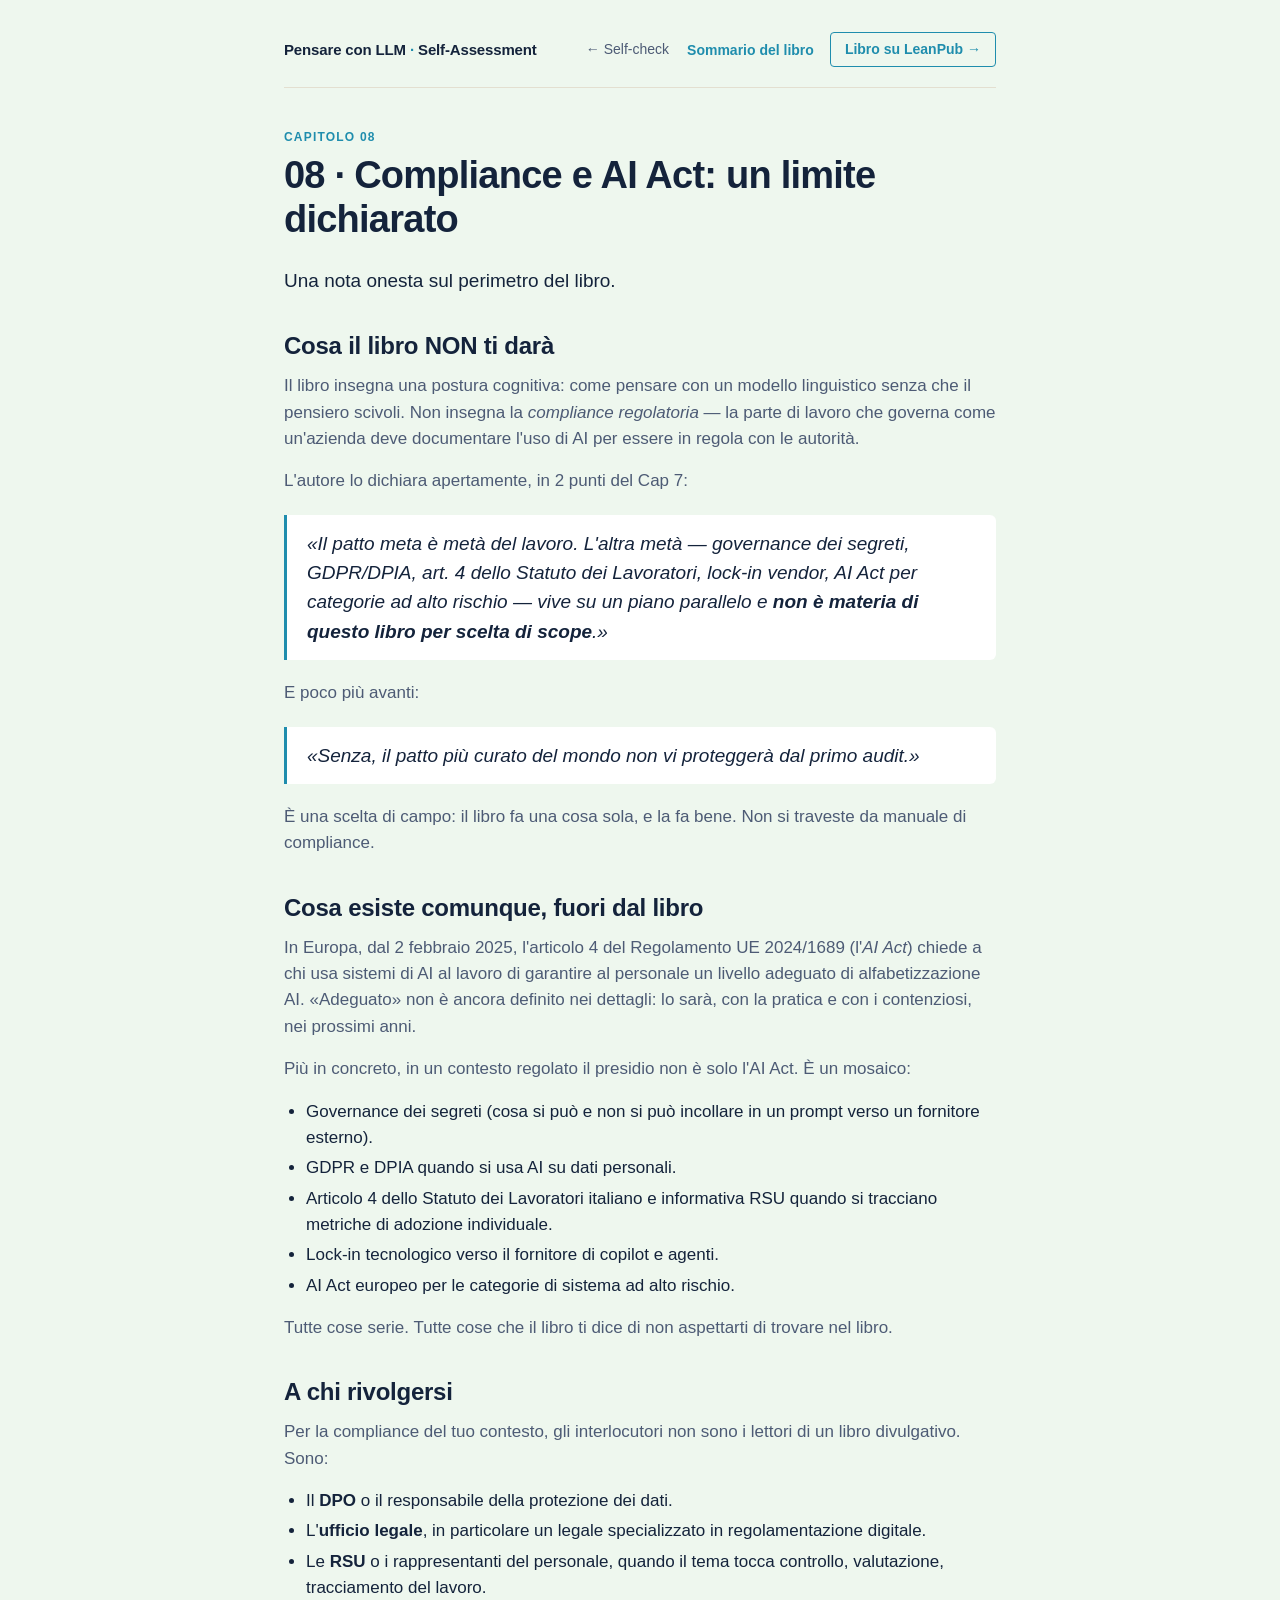
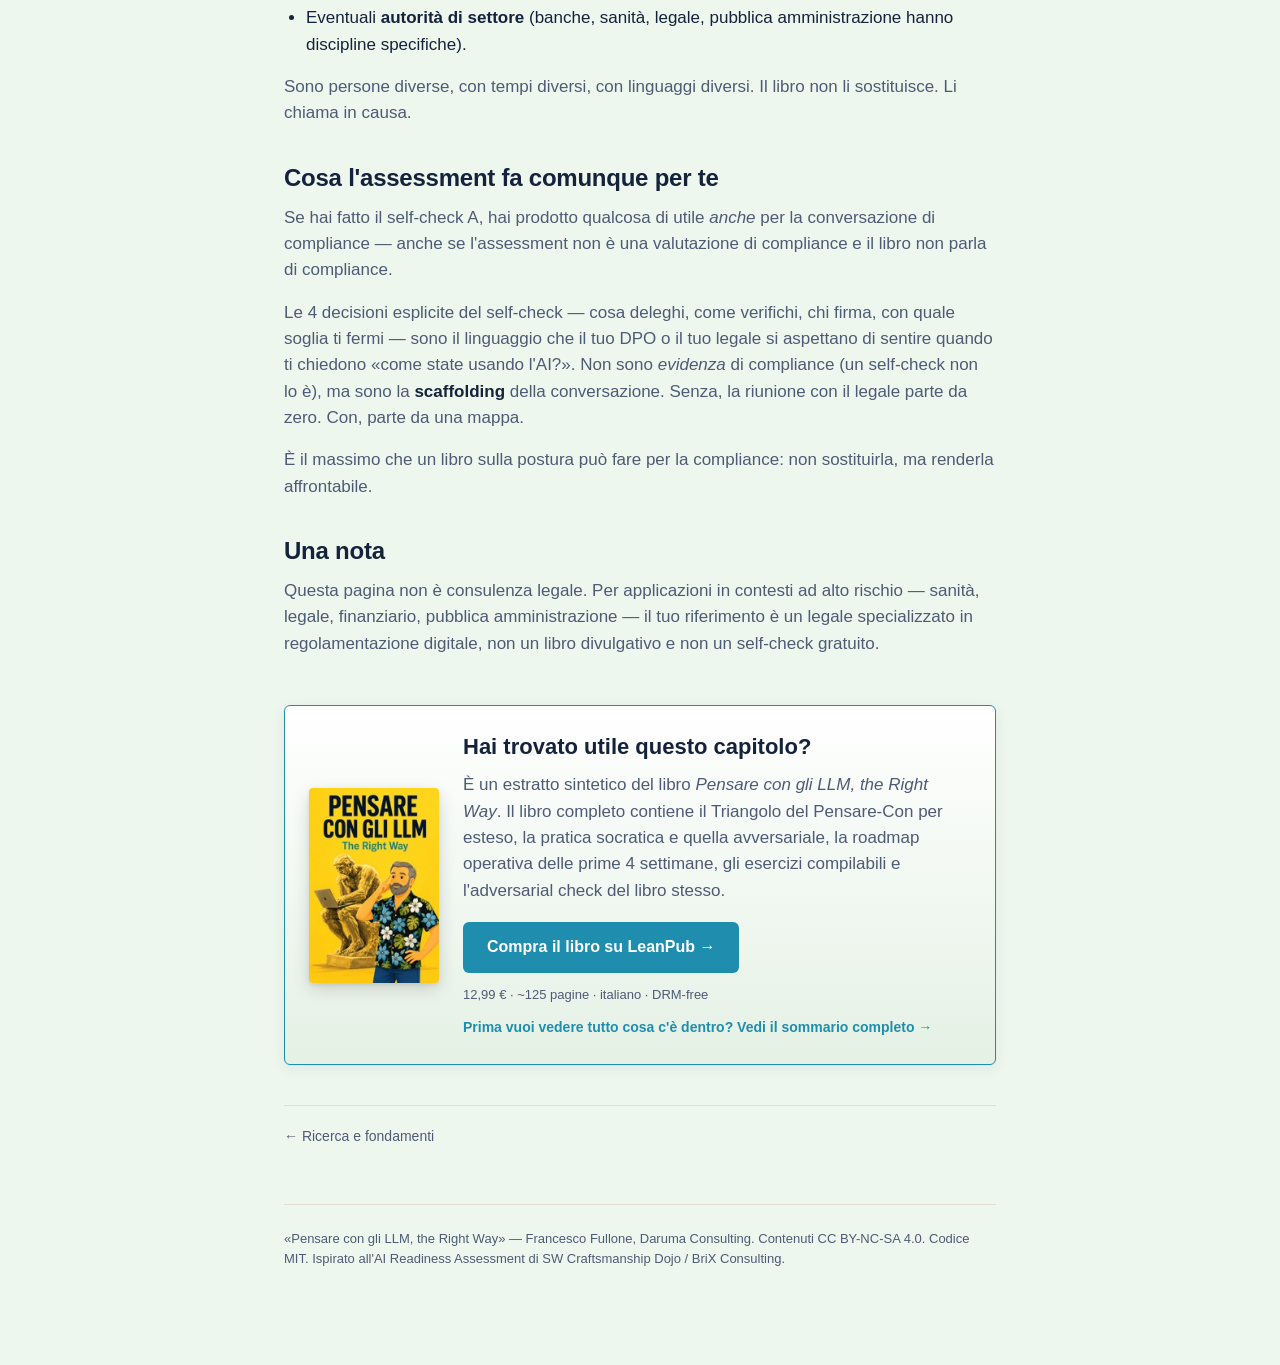
<file: book/08-rischio-regolatorio.html>
<!DOCTYPE html>
<html lang="it">
<head>
<meta charset="UTF-8" />
<meta name="viewport" content="width=device-width, initial-scale=1.0" />
<title>Compliance e AI Act · un limite
dichiarato · Pensare con LLM</title>
<meta name="description" content="Compliance e AI Act · un limite
dichiarato — un estratto dal libro «Pensare con gli LLM, the Right Way»
di Francesco Fullone." />
<link rel="canonical" href="https://fullo.github.io/pensare-con-gli-llm-assessment/book/08-rischio-regolatorio.html" />

<!-- Favicons -->
<link rel="icon" type="image/svg+xml" href="../favicon.svg" />
<link rel="icon" type="image/png" sizes="192x192" href="../assets/icon-192.png" />
<link rel="apple-touch-icon" href="../assets/apple-touch-icon.png" />
<meta name="theme-color" content="#f5c518" />

<!-- Open Graph -->
<meta property="og:type" content="article" />
<meta property="og:title" content="Compliance e AI Act · un limite
dichiarato · Pensare con LLM" />
<meta property="og:description" content="Compliance e AI Act · un limite
dichiarato — un estratto dal libro «Pensare con gli LLM, the Right Way»
di Francesco Fullone." />
<meta property="og:url" content="https://fullo.github.io/pensare-con-gli-llm-assessment/book/08-rischio-regolatorio.html" />
<meta property="og:image" content="https://fullo.github.io/pensare-con-gli-llm-assessment/assets/og-image.jpg" />
<meta property="og:image:width" content="1200" />
<meta property="og:image:height" content="630" />
<meta property="og:image:type" content="image/jpeg" />
<meta property="og:image:alt" content="Copertina di «Pensare con gli LLM, the Right Way» di Francesco Fullone" />
<meta property="og:locale" content="it_IT" />
<meta property="og:site_name" content="Pensare con LLM — Self-Assessment" />
<meta property="article:author" content="Francesco Fullone" />

<!-- Twitter Card -->
<meta name="twitter:card" content="summary_large_image" />
<meta name="twitter:title" content="Compliance e AI Act · un limite
dichiarato · Pensare con LLM" />
<meta name="twitter:description" content="Compliance e AI Act · un
limite dichiarato — un estratto dal libro «Pensare con gli LLM, the
Right Way» di Francesco Fullone." />
<meta name="twitter:image" content="https://fullo.github.io/pensare-con-gli-llm-assessment/assets/og-image.jpg" />

<link rel="stylesheet" href="../styles.css" />
</head>
<body>
<a class="skip-link" href="#main">Salta al contenuto</a>
<div class="container">

  <header class="site">
    <div class="brand"><a href="../index.html">Pensare con LLM<span class="brand-suffix"> <span class="dot">·</span> Self-Assessment</span></a></div>
    <nav aria-label="Navigazione principale">
      <a href="../index.html">← Self-check</a>
      <a href="sommario.html" class="nav-highlight">Sommario del libro</a>
      <a href="https://leanpub.com/pensare-con-gli-llm" target="_blank" rel="noopener" class="nav-btn">Libro su LeanPub →</a>
    </nav>
  </header>

  <main id="main">
  <article class="chapter">
    <div class="chapter-meta">Capitolo 08</div>
<h1 id="08--compliance-e-ai-act-un-limite-dichiarato">08 · Compliance e
AI Act: un limite dichiarato</h1>
<p>Una nota onesta sul perimetro del libro.</p>
<h2 id="cosa-il-libro-non-ti-darà">Cosa il libro NON ti darà</h2>
<p>Il libro insegna una postura cognitiva: come pensare con un modello
linguistico senza che il pensiero scivoli. Non insegna la <em>compliance
regolatoria</em> — la parte di lavoro che governa come un'azienda deve
documentare l'uso di AI per essere in regola con le autorità.</p>
<p>L'autore lo dichiara apertamente, in 2 punti del Cap 7:</p>
<blockquote>
<p>«Il patto meta è metà del lavoro. L'altra metà — governance dei
segreti, GDPR/DPIA, art. 4 dello Statuto dei Lavoratori, lock-in vendor,
AI Act per categorie ad alto rischio — vive su un piano parallelo e
<strong>non è materia di questo libro per scelta di scope</strong>.»</p>
</blockquote>
<p>E poco più avanti:</p>
<blockquote>
<p>«Senza, il patto più curato del mondo non vi proteggerà dal primo
audit.»</p>
</blockquote>
<p>È una scelta di campo: il libro fa una cosa sola, e la fa bene. Non
si traveste da manuale di compliance.</p>
<h2 id="cosa-esiste-comunque-fuori-dal-libro">Cosa esiste comunque,
fuori dal libro</h2>
<p>In Europa, dal 2 febbraio 2025, l'articolo 4 del Regolamento UE
2024/1689 (l'<em>AI Act</em>) chiede a chi usa sistemi di AI al lavoro
di garantire al personale un livello adeguato di alfabetizzazione AI.
«Adeguato» non è ancora definito nei dettagli: lo sarà, con la pratica e
con i contenziosi, nei prossimi anni.</p>
<p>Più in concreto, in un contesto regolato il presidio non è solo l'AI
Act. È un mosaico:</p>
<ul>
<li>Governance dei segreti (cosa si può e non si può incollare in un
prompt verso un fornitore esterno).</li>
<li>GDPR e DPIA quando si usa AI su dati personali.</li>
<li>Articolo 4 dello Statuto dei Lavoratori italiano e informativa RSU
quando si tracciano metriche di adozione individuale.</li>
<li>Lock-in tecnologico verso il fornitore di copilot e agenti.</li>
<li>AI Act europeo per le categorie di sistema ad alto rischio.</li>
</ul>
<p>Tutte cose serie. Tutte cose che il libro ti dice di non aspettarti
di trovare nel libro.</p>
<h2 id="a-chi-rivolgersi">A chi rivolgersi</h2>
<p>Per la compliance del tuo contesto, gli interlocutori non sono i
lettori di un libro divulgativo. Sono:</p>
<ul>
<li>Il <strong>DPO</strong> o il responsabile della protezione dei
dati.</li>
<li>L'<strong>ufficio legale</strong>, in particolare un legale
specializzato in regolamentazione digitale.</li>
<li>Le <strong>RSU</strong> o i rappresentanti del personale, quando il
tema tocca controllo, valutazione, tracciamento del lavoro.</li>
<li>Eventuali <strong>autorità di settore</strong> (banche, sanità,
legale, pubblica amministrazione hanno discipline specifiche).</li>
</ul>
<p>Sono persone diverse, con tempi diversi, con linguaggi diversi. Il
libro non li sostituisce. Li chiama in causa.</p>
<h2 id="cosa-lassessment-fa-comunque-per-te">Cosa l'assessment fa
comunque per te</h2>
<p>Se hai fatto il self-check A, hai prodotto qualcosa di utile
<em>anche</em> per la conversazione di compliance — anche se
l'assessment non è una valutazione di compliance e il libro non parla di
compliance.</p>
<p>Le 4 decisioni esplicite del self-check — cosa deleghi, come
verifichi, chi firma, con quale soglia ti fermi — sono il linguaggio che
il tuo DPO o il tuo legale si aspettano di sentire quando ti chiedono
«come state usando l'AI?». Non sono <em>evidenza</em> di compliance (un
self-check non lo è), ma sono la <strong>scaffolding</strong> della
conversazione. Senza, la riunione con il legale parte da zero. Con,
parte da una mappa.</p>
<p>È il massimo che un libro sulla postura può fare per la compliance:
non sostituirla, ma renderla affrontabile.</p>
<h2 id="una-nota">Una nota</h2>
<p>Questa pagina non è consulenza legale. Per applicazioni in contesti
ad alto rischio — sanità, legale, finanziario, pubblica amministrazione
— il tuo riferimento è un legale specializzato in regolamentazione
digitale, non un libro divulgativo e non un self-check gratuito.</p>
  </article>

  <div class="card buy-cta">
    <a class="buy-cta-cover" href="https://leanpub.com/pensare-con-gli-llm" target="_blank" rel="noopener" aria-label="Pensare con gli LLM, the Right Way — disponibile su LeanPub">
      <img src="../assets/copertina-small.jpg" alt="Copertina di «Pensare con gli LLM, the Right Way»" width="120" height="180" />
    </a>
    <div class="buy-cta-body">
      <h3>Hai trovato utile questo capitolo?</h3>
      <p>È un estratto sintetico del libro <em>Pensare con gli LLM, the Right Way</em>. Il libro completo contiene il Triangolo del Pensare-Con per esteso, la pratica socratica e quella avversariale, la roadmap operativa delle prime 4 settimane, gli esercizi compilabili e l'adversarial check del libro stesso.</p>
      <a class="btn cta" href="https://leanpub.com/pensare-con-gli-llm" target="_blank" rel="noopener">Compra il libro su LeanPub →</a>
      <span class="price-note">12,99 € · ~125 pagine · italiano · DRM-free</span>
      <a href="sommario.html" class="inline-cta">Prima vuoi vedere tutto cosa c'è dentro? Vedi il sommario completo →</a>
    </div>
  </div>

  <nav class="chapter-nav" aria-label="Navigazione capitoli">
    <a href="07-ricerca-e-fondamenti.html" rel="prev">← Ricerca e
fondamenti</a>
    <span></span>
  </nav>

  </main>

  <footer class="site">
    <p>«Pensare con gli LLM, the Right Way» — Francesco Fullone, Daruma Consulting. Contenuti CC BY-NC-SA 4.0. Codice MIT. Ispirato all'<a href="https://github.com/sw-craftsmanship-dojo/sw-ai-readiness-assessment" target="_blank" rel="noopener">AI Readiness Assessment</a> di SW Craftsmanship Dojo / BriX Consulting.</p>
  </footer>
</div>
</body>
</html>
</file>
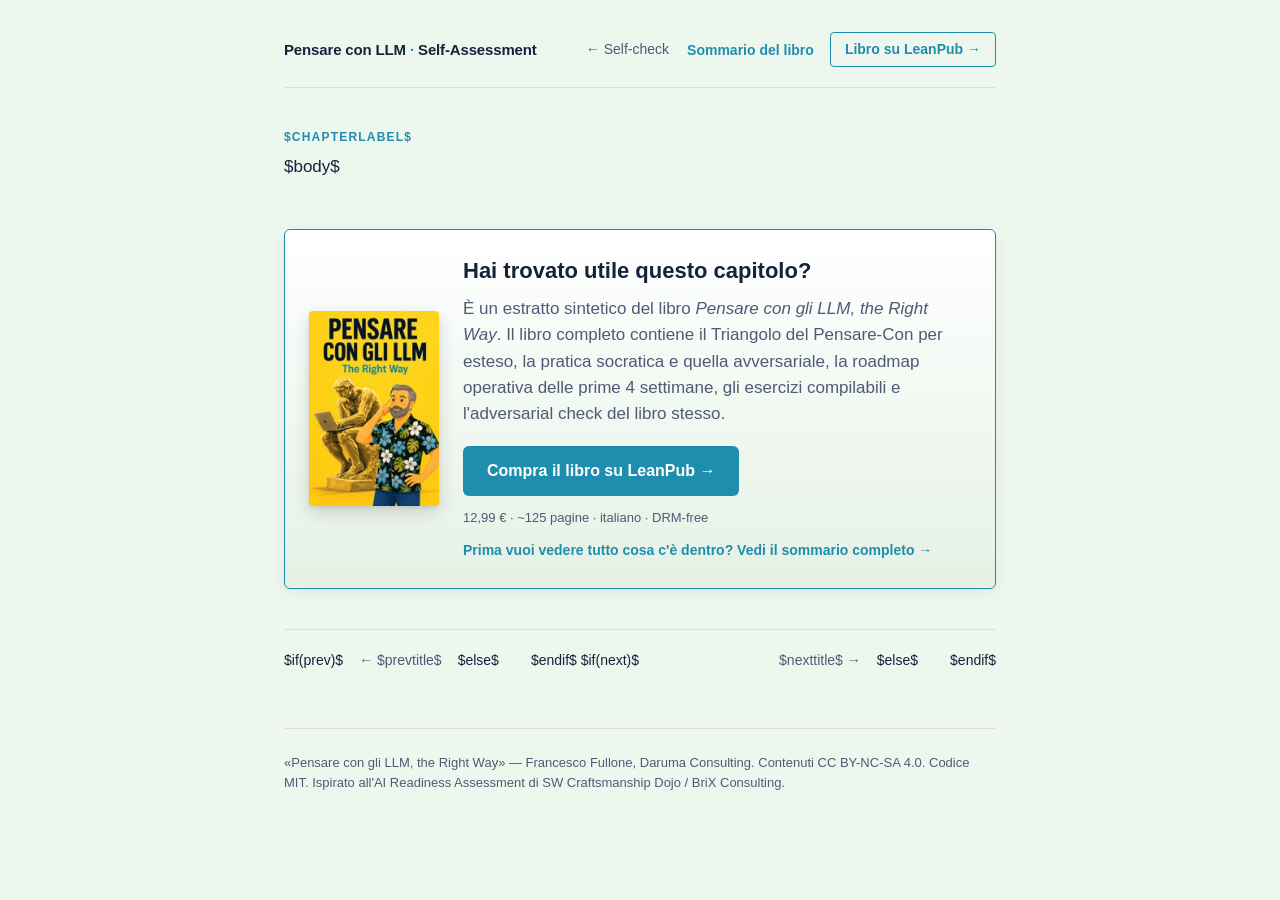
<file: book/_template.html>
<!DOCTYPE html>
<html lang="it">
<head>
<meta charset="UTF-8" />
<meta name="viewport" content="width=device-width, initial-scale=1.0" />
<title>$pagetitle$ · Pensare con LLM</title>
<meta name="description" content="$description$" />
<link rel="canonical" href="https://fullo.github.io/pensare-con-gli-llm-assessment/book/$slug$.html" />

<!-- Favicons -->
<link rel="icon" type="image/svg+xml" href="../favicon.svg" />
<link rel="icon" type="image/png" sizes="192x192" href="../assets/icon-192.png" />
<link rel="apple-touch-icon" href="../assets/apple-touch-icon.png" />
<meta name="theme-color" content="#f5c518" />

<!-- Open Graph -->
<meta property="og:type" content="article" />
<meta property="og:title" content="$pagetitle$ · Pensare con LLM" />
<meta property="og:description" content="$description$" />
<meta property="og:url" content="https://fullo.github.io/pensare-con-gli-llm-assessment/book/$slug$.html" />
<meta property="og:image" content="https://fullo.github.io/pensare-con-gli-llm-assessment/assets/og-image.jpg" />
<meta property="og:image:width" content="1200" />
<meta property="og:image:height" content="630" />
<meta property="og:image:type" content="image/jpeg" />
<meta property="og:image:alt" content="Copertina di «Pensare con gli LLM, the Right Way» di Francesco Fullone" />
<meta property="og:locale" content="it_IT" />
<meta property="og:site_name" content="Pensare con LLM — Self-Assessment" />
<meta property="article:author" content="Francesco Fullone" />

<!-- Twitter Card -->
<meta name="twitter:card" content="summary_large_image" />
<meta name="twitter:title" content="$pagetitle$ · Pensare con LLM" />
<meta name="twitter:description" content="$description$" />
<meta name="twitter:image" content="https://fullo.github.io/pensare-con-gli-llm-assessment/assets/og-image.jpg" />

<link rel="stylesheet" href="../styles.css" />
</head>
<body>
<a class="skip-link" href="#main">Salta al contenuto</a>
<div class="container">

  <header class="site">
    <div class="brand"><a href="../index.html">Pensare con LLM<span class="brand-suffix"> <span class="dot">·</span> Self-Assessment</span></a></div>
    <nav aria-label="Navigazione principale">
      <a href="../index.html">← Self-check</a>
      <a href="sommario.html" class="nav-highlight">Sommario del libro</a>
      <a href="https://leanpub.com/pensare-con-gli-llm" target="_blank" rel="noopener" class="nav-btn">Libro su LeanPub →</a>
    </nav>
  </header>

  <main id="main">
  <article class="chapter">
    <div class="chapter-meta">$chapterlabel$</div>
$body$
  </article>

  <div class="card buy-cta">
    <a class="buy-cta-cover" href="https://leanpub.com/pensare-con-gli-llm" target="_blank" rel="noopener" aria-label="Pensare con gli LLM, the Right Way — disponibile su LeanPub">
      <img src="../assets/copertina-small.jpg" alt="Copertina di «Pensare con gli LLM, the Right Way»" width="120" height="180" />
    </a>
    <div class="buy-cta-body">
      <h3>Hai trovato utile questo capitolo?</h3>
      <p>È un estratto sintetico del libro <em>Pensare con gli LLM, the Right Way</em>. Il libro completo contiene il Triangolo del Pensare-Con per esteso, la pratica socratica e quella avversariale, la roadmap operativa delle prime 4 settimane, gli esercizi compilabili e l'adversarial check del libro stesso.</p>
      <a class="btn cta" href="https://leanpub.com/pensare-con-gli-llm" target="_blank" rel="noopener">Compra il libro su LeanPub →</a>
      <span class="price-note">12,99 € · ~125 pagine · italiano · DRM-free</span>
      <a href="sommario.html" class="inline-cta">Prima vuoi vedere tutto cosa c'è dentro? Vedi il sommario completo →</a>
    </div>
  </div>

  <nav class="chapter-nav" aria-label="Navigazione capitoli">
    $if(prev)$<a href="$prev$" rel="prev">← $prevtitle$</a>$else$<span></span>$endif$
    $if(next)$<a href="$next$" class="next" rel="next">$nexttitle$ →</a>$else$<span></span>$endif$
  </nav>

  </main>

  <footer class="site">
    <p>«Pensare con gli LLM, the Right Way» — Francesco Fullone, Daruma Consulting. Contenuti CC BY-NC-SA 4.0. Codice MIT. Ispirato all'<a href="https://github.com/sw-craftsmanship-dojo/sw-ai-readiness-assessment" target="_blank" rel="noopener">AI Readiness Assessment</a> di SW Craftsmanship Dojo / BriX Consulting.</p>
  </footer>
</div>
</body>
</html>
</file>
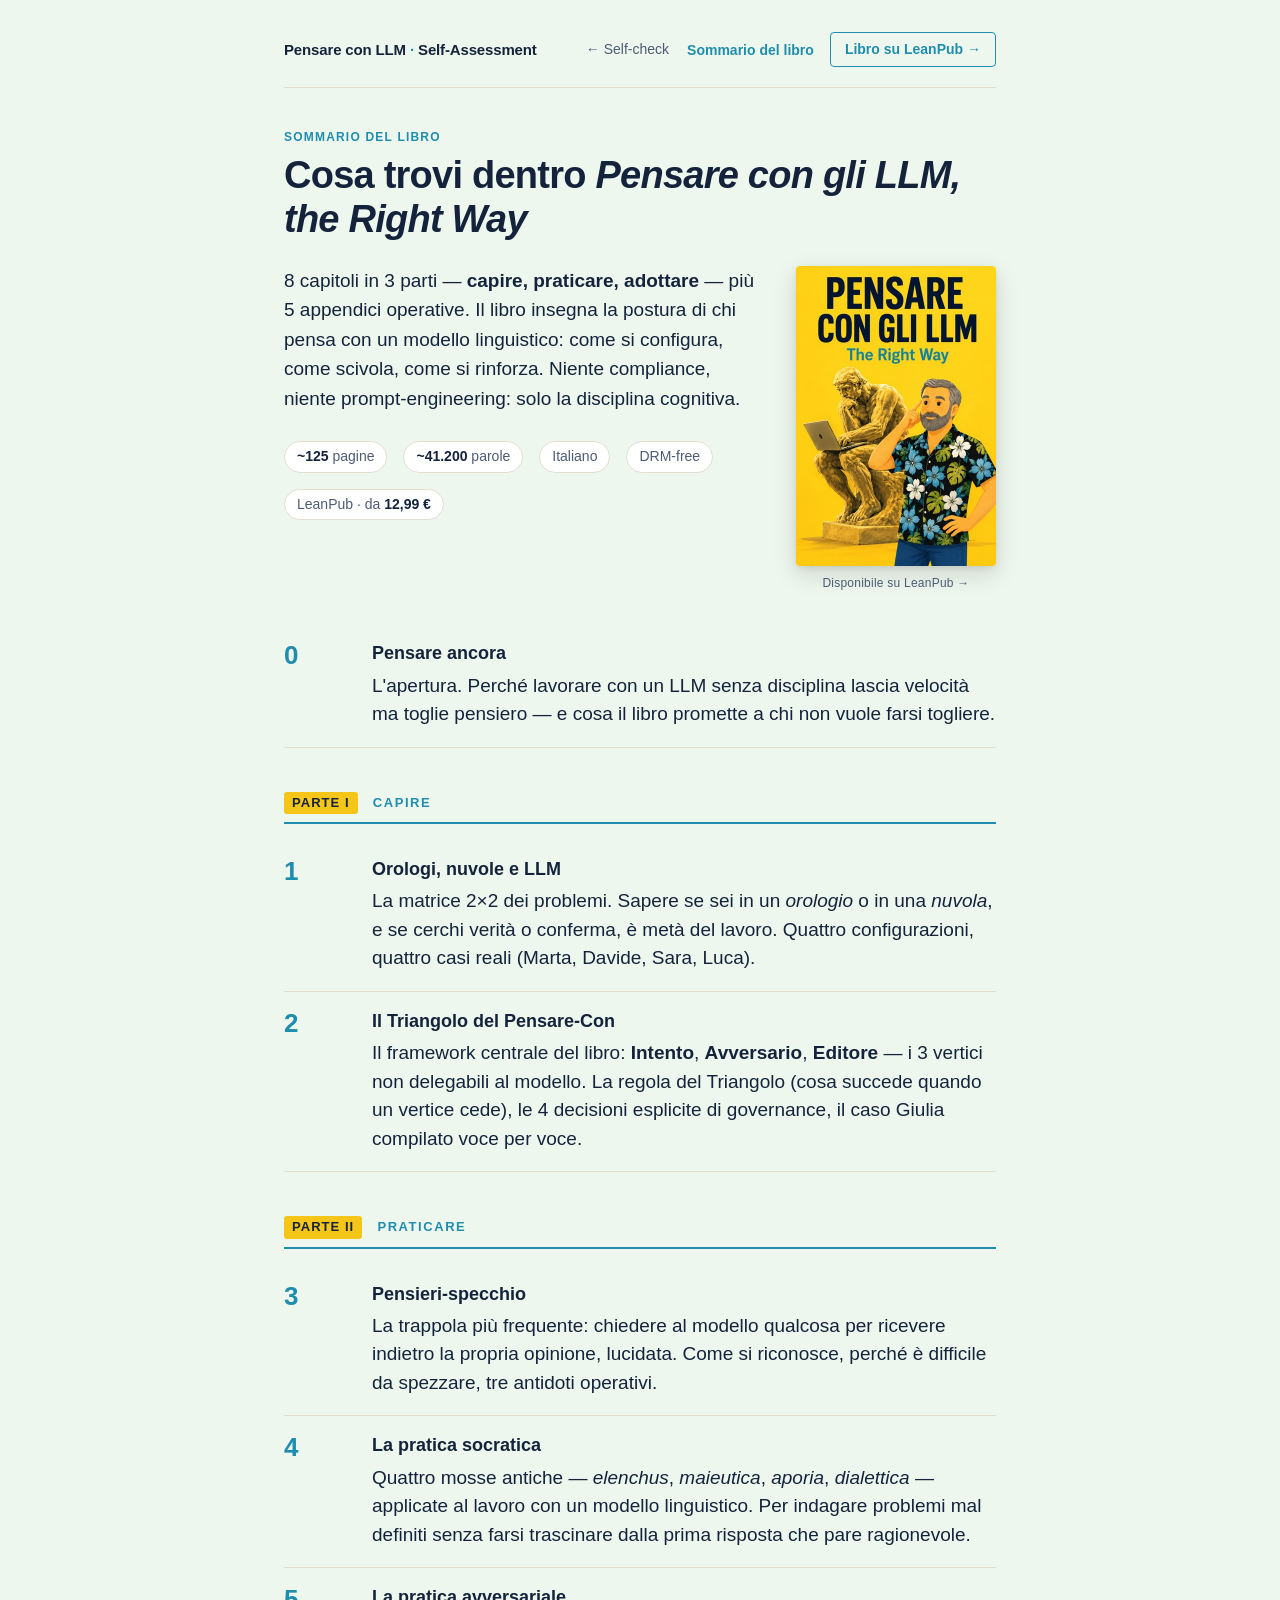
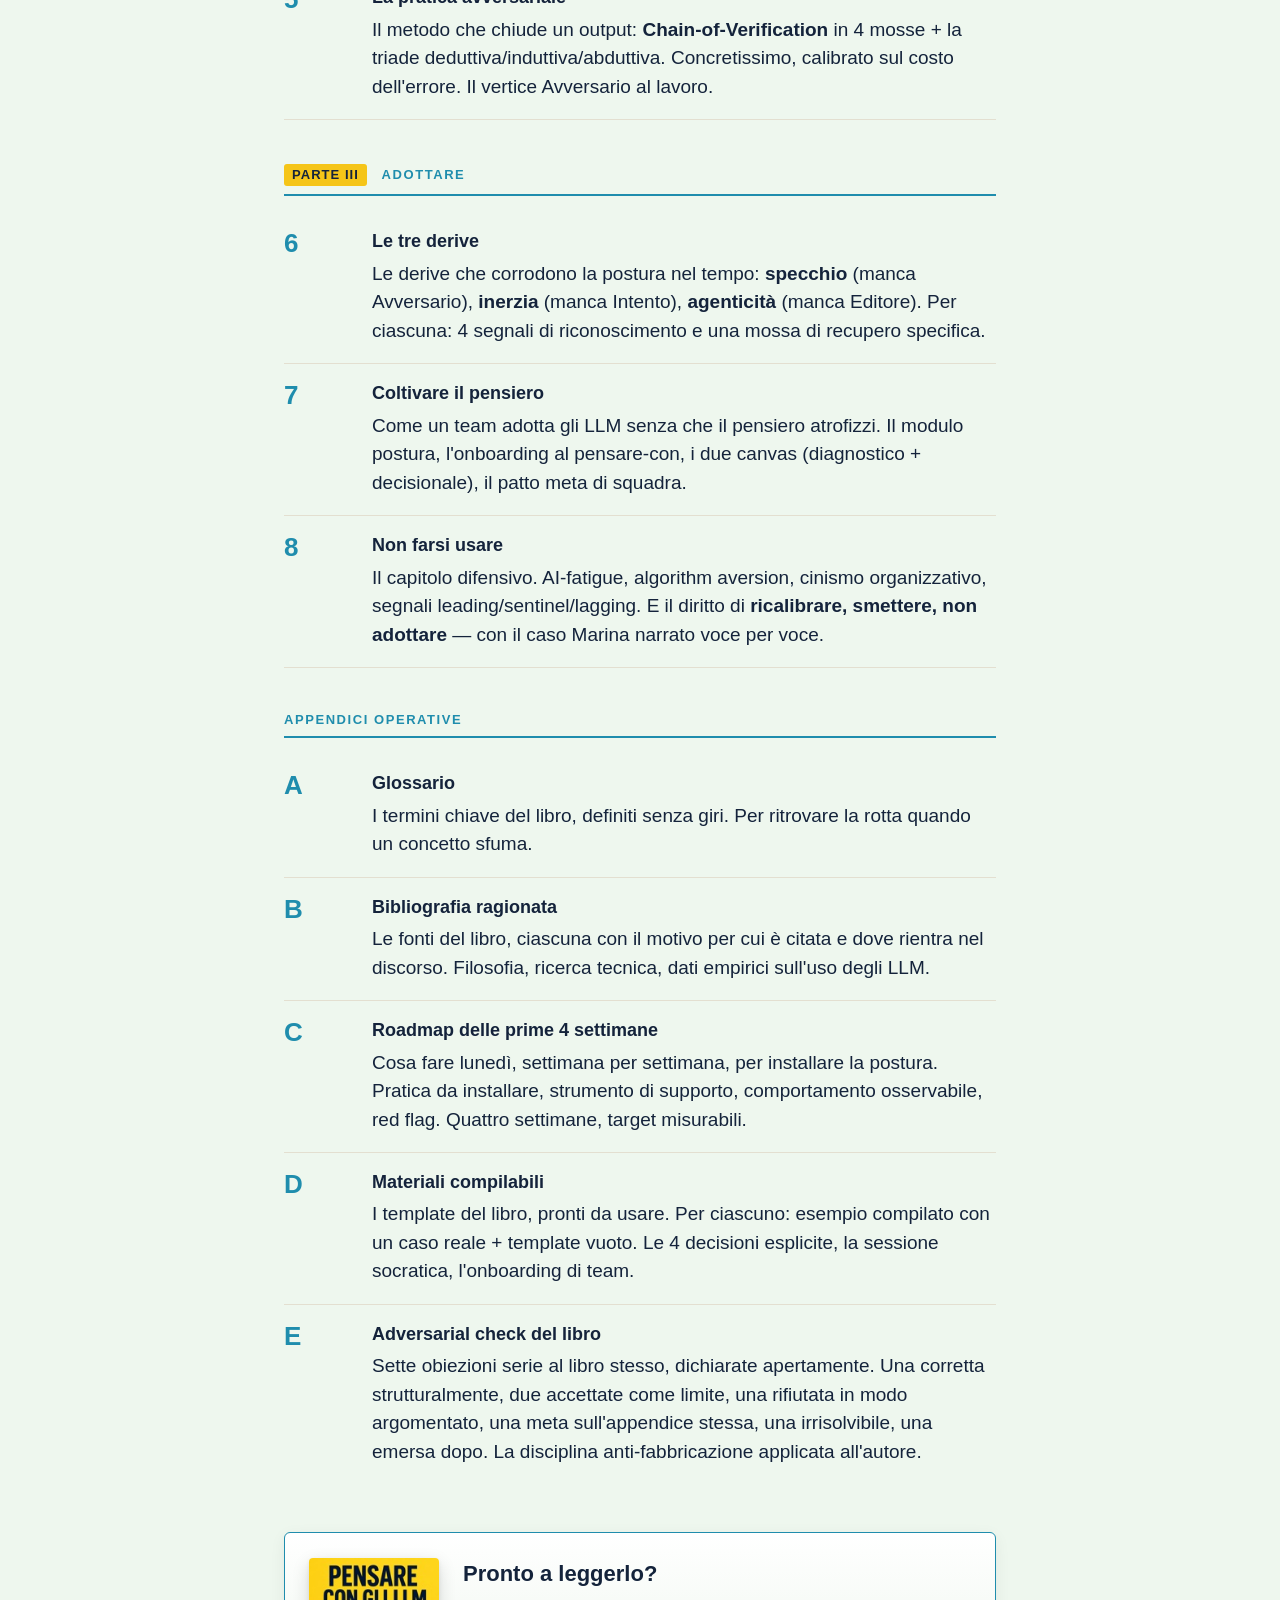
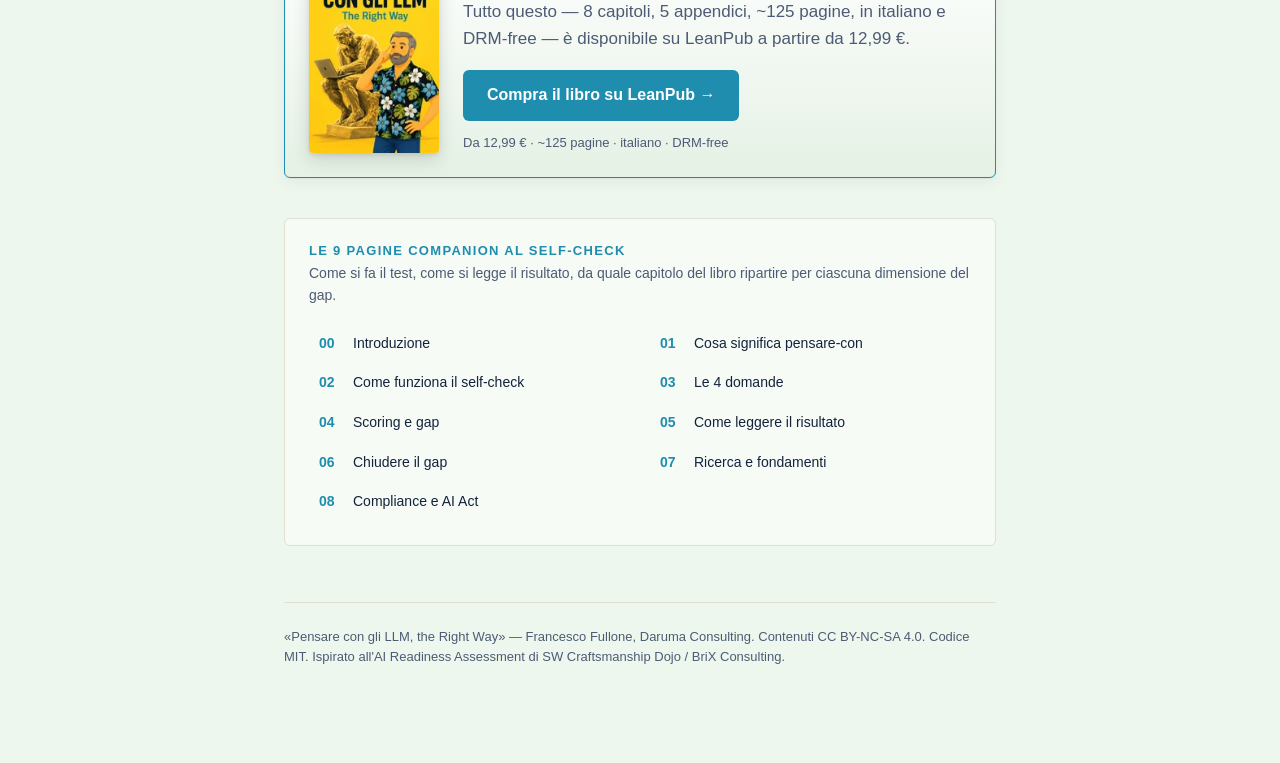
<file: book/sommario.html>
<!DOCTYPE html>
<html lang="it">
<head>
<meta charset="UTF-8" />
<meta name="viewport" content="width=device-width, initial-scale=1.0" />
<title>Sommario del libro · Pensare con LLM</title>
<meta name="description" content="Sommario completo del libro «Pensare con gli LLM, the Right Way» di Francesco Fullone: 8 capitoli in 3 parti (capire, praticare, adottare) più 5 appendici operative." />
<link rel="canonical" href="https://fullo.github.io/pensare-con-gli-llm-assessment/book/sommario.html" />

<!-- Favicons -->
<link rel="icon" type="image/svg+xml" href="../favicon.svg" />
<link rel="icon" type="image/png" sizes="192x192" href="../assets/icon-192.png" />
<link rel="apple-touch-icon" href="../assets/apple-touch-icon.png" />
<meta name="theme-color" content="#f5c518" />

<!-- Open Graph -->
<meta property="og:type" content="book" />
<meta property="og:title" content="Sommario · Pensare con gli LLM, the Right Way" />
<meta property="og:description" content="8 capitoli in 3 parti (capire, praticare, adottare) più 5 appendici operative. ~125 pagine, italiano, da 12,99 € su LeanPub." />
<meta property="og:url" content="https://fullo.github.io/pensare-con-gli-llm-assessment/book/sommario.html" />
<meta property="og:image" content="https://fullo.github.io/pensare-con-gli-llm-assessment/assets/og-image.jpg" />
<meta property="og:image:width" content="1200" />
<meta property="og:image:height" content="630" />
<meta property="og:image:type" content="image/jpeg" />
<meta property="og:image:alt" content="Copertina di «Pensare con gli LLM, the Right Way» di Francesco Fullone" />
<meta property="og:locale" content="it_IT" />
<meta property="og:site_name" content="Pensare con LLM — Self-Assessment" />
<meta property="book:author" content="Francesco Fullone" />

<!-- Twitter Card -->
<meta name="twitter:card" content="summary_large_image" />
<meta name="twitter:title" content="Sommario · Pensare con gli LLM, the Right Way" />
<meta name="twitter:description" content="8 capitoli in 3 parti + 5 appendici operative. ~125 pagine, italiano, da 12,99 € su LeanPub." />
<meta name="twitter:image" content="https://fullo.github.io/pensare-con-gli-llm-assessment/assets/og-image.jpg" />

<link rel="stylesheet" href="../styles.css" />

<!-- JSON-LD Book + Offer -->
<script type="application/ld+json">
{
  "@context": "https://schema.org",
  "@type": "Book",
  "name": "Pensare con gli LLM, the Right Way",
  "alternateName": "Pensare con gli LLM",
  "inLanguage": "it-IT",
  "bookFormat": "https://schema.org/EBook",
  "numberOfPages": 125,
  "author": {
    "@type": "Person",
    "name": "Francesco Fullone",
    "affiliation": "Daruma Consulting",
    "sameAs": ["https://linkedin.com/in/fullo"]
  },
  "publisher": {
    "@type": "Organization",
    "name": "LeanPub",
    "url": "https://leanpub.com/"
  },
  "image": "https://fullo.github.io/pensare-con-gli-llm-assessment/assets/og-image.jpg",
  "url": "https://leanpub.com/pensare-con-gli-llm",
  "description": "Manuale di governance critica del pensare con LLM: postura cognitiva, framework operativi, esercizi compilabili. 8 capitoli in 3 parti più 5 appendici.",
  "offers": {
    "@type": "Offer",
    "price": "12.99",
    "priceCurrency": "EUR",
    "url": "https://leanpub.com/pensare-con-gli-llm",
    "availability": "https://schema.org/InStock"
  }
}
</script>
</head>
<body>
<a class="skip-link" href="#main">Salta al contenuto</a>
<div class="container">

  <header class="site">
    <div class="brand"><a href="../index.html">Pensare con LLM<span class="brand-suffix"> <span class="dot">·</span> Self-Assessment</span></a></div>
    <nav aria-label="Navigazione principale">
      <a href="../index.html">← Self-check</a>
      <a href="sommario.html" class="nav-highlight" aria-current="page">Sommario del libro</a>
      <a href="https://leanpub.com/pensare-con-gli-llm" target="_blank" rel="noopener" class="nav-btn">Libro su LeanPub →</a>
    </nav>
  </header>

  <main id="main">

  <article class="chapter">
    <div class="chapter-meta">Sommario del libro</div>
    <h1>Cosa trovi dentro <em>Pensare con gli LLM, the Right Way</em></h1>

    <div class="hero">
      <div class="hero-text">
        <p class="lead">8 capitoli in 3 parti — <strong>capire, praticare, adottare</strong> — più 5 appendici operative. Il libro insegna la postura di chi pensa con un modello linguistico: come si configura, come scivola, come si rinforza. Niente compliance, niente prompt-engineering: solo la disciplina cognitiva.</p>
        <div class="toc-meta">
          <span><strong>~125</strong> pagine</span>
          <span><strong>~41.200</strong> parole</span>
          <span>Italiano</span>
          <span>DRM-free</span>
          <span>LeanPub · da <strong>12,99 €</strong></span>
        </div>
      </div>
      <a class="hero-cover" href="https://leanpub.com/pensare-con-gli-llm" target="_blank" rel="noopener" aria-label="Pensare con gli LLM, the Right Way — disponibile su LeanPub">
        <img src="../assets/copertina.jpg" alt="Copertina del libro «Pensare con gli LLM, the Right Way» di Francesco Fullone" width="200" height="300" />
        <span class="caption">Disponibile su LeanPub →</span>
      </a>
    </div>

    <!-- Cap 0 -->
    <div class="toc-entry">
      <div class="toc-num">0</div>
      <div class="toc-content">
        <h3>Pensare ancora</h3>
        <p>L'apertura. Perché lavorare con un LLM senza disciplina lascia velocità ma toglie pensiero — e cosa il libro promette a chi non vuole farsi togliere.</p>
      </div>
    </div>

    <!-- Parte I -->
    <h2 class="toc-part-header"><span class="label">Parte I</span> Capire</h2>

    <div class="toc-entry">
      <div class="toc-num">1</div>
      <div class="toc-content">
        <h3>Orologi, nuvole e LLM</h3>
        <p>La matrice 2×2 dei problemi. Sapere se sei in un <em>orologio</em> o in una <em>nuvola</em>, e se cerchi verità o conferma, è metà del lavoro. Quattro configurazioni, quattro casi reali (Marta, Davide, Sara, Luca).</p>
      </div>
    </div>

    <div class="toc-entry">
      <div class="toc-num">2</div>
      <div class="toc-content">
        <h3>Il Triangolo del Pensare-Con</h3>
        <p>Il framework centrale del libro: <strong>Intento</strong>, <strong>Avversario</strong>, <strong>Editore</strong> — i 3 vertici non delegabili al modello. La regola del Triangolo (cosa succede quando un vertice cede), le 4 decisioni esplicite di governance, il caso Giulia compilato voce per voce.</p>
      </div>
    </div>

    <!-- Parte II -->
    <h2 class="toc-part-header"><span class="label">Parte II</span> Praticare</h2>

    <div class="toc-entry">
      <div class="toc-num">3</div>
      <div class="toc-content">
        <h3>Pensieri-specchio</h3>
        <p>La trappola più frequente: chiedere al modello qualcosa per ricevere indietro la propria opinione, lucidata. Come si riconosce, perché è difficile da spezzare, tre antidoti operativi.</p>
      </div>
    </div>

    <div class="toc-entry">
      <div class="toc-num">4</div>
      <div class="toc-content">
        <h3>La pratica socratica</h3>
        <p>Quattro mosse antiche — <em>elenchus</em>, <em>maieutica</em>, <em>aporia</em>, <em>dialettica</em> — applicate al lavoro con un modello linguistico. Per indagare problemi mal definiti senza farsi trascinare dalla prima risposta che pare ragionevole.</p>
      </div>
    </div>

    <div class="toc-entry">
      <div class="toc-num">5</div>
      <div class="toc-content">
        <h3>La pratica avversariale</h3>
        <p>Il metodo che chiude un output: <strong>Chain-of-Verification</strong> in 4 mosse + la triade deduttiva/induttiva/abduttiva. Concretissimo, calibrato sul costo dell'errore. Il vertice Avversario al lavoro.</p>
      </div>
    </div>

    <!-- Parte III -->
    <h2 class="toc-part-header"><span class="label">Parte III</span> Adottare</h2>

    <div class="toc-entry">
      <div class="toc-num">6</div>
      <div class="toc-content">
        <h3>Le tre derive</h3>
        <p>Le derive che corrodono la postura nel tempo: <strong>specchio</strong> (manca Avversario), <strong>inerzia</strong> (manca Intento), <strong>agenticità</strong> (manca Editore). Per ciascuna: 4 segnali di riconoscimento e una mossa di recupero specifica.</p>
      </div>
    </div>

    <div class="toc-entry">
      <div class="toc-num">7</div>
      <div class="toc-content">
        <h3>Coltivare il pensiero</h3>
        <p>Come un team adotta gli LLM senza che il pensiero atrofizzi. Il modulo postura, l'onboarding al pensare-con, i due canvas (diagnostico + decisionale), il patto meta di squadra.</p>
      </div>
    </div>

    <div class="toc-entry">
      <div class="toc-num">8</div>
      <div class="toc-content">
        <h3>Non farsi usare</h3>
        <p>Il capitolo difensivo. AI-fatigue, algorithm aversion, cinismo organizzativo, segnali leading/sentinel/lagging. E il diritto di <strong>ricalibrare, smettere, non adottare</strong> — con il caso Marina narrato voce per voce.</p>
      </div>
    </div>

    <!-- Appendici -->
    <h2 class="toc-part-header">Appendici operative</h2>

    <div class="toc-entry">
      <div class="toc-num">A</div>
      <div class="toc-content">
        <h3>Glossario</h3>
        <p>I termini chiave del libro, definiti senza giri. Per ritrovare la rotta quando un concetto sfuma.</p>
      </div>
    </div>

    <div class="toc-entry">
      <div class="toc-num">B</div>
      <div class="toc-content">
        <h3>Bibliografia ragionata</h3>
        <p>Le fonti del libro, ciascuna con il motivo per cui è citata e dove rientra nel discorso. Filosofia, ricerca tecnica, dati empirici sull'uso degli LLM.</p>
      </div>
    </div>

    <div class="toc-entry">
      <div class="toc-num">C</div>
      <div class="toc-content">
        <h3>Roadmap delle prime 4 settimane</h3>
        <p>Cosa fare lunedì, settimana per settimana, per installare la postura. Pratica da installare, strumento di supporto, comportamento osservabile, red flag. Quattro settimane, target misurabili.</p>
      </div>
    </div>

    <div class="toc-entry">
      <div class="toc-num">D</div>
      <div class="toc-content">
        <h3>Materiali compilabili</h3>
        <p>I template del libro, pronti da usare. Per ciascuno: esempio compilato con un caso reale + template vuoto. Le 4 decisioni esplicite, la sessione socratica, l'onboarding di team.</p>
      </div>
    </div>

    <div class="toc-entry">
      <div class="toc-num">E</div>
      <div class="toc-content">
        <h3>Adversarial check del libro</h3>
        <p>Sette obiezioni serie al libro stesso, dichiarate apertamente. Una corretta strutturalmente, due accettate come limite, una rifiutata in modo argomentato, una meta sull'appendice stessa, una irrisolvibile, una emersa dopo. La disciplina anti-fabbricazione applicata all'autore.</p>
      </div>
    </div>

  </article>

  <div class="card buy-cta">
    <a class="buy-cta-cover" href="https://leanpub.com/pensare-con-gli-llm" target="_blank" rel="noopener" aria-label="Pensare con gli LLM, the Right Way — disponibile su LeanPub">
      <img src="../assets/copertina-small.jpg" alt="Copertina di «Pensare con gli LLM, the Right Way»" width="120" height="180" />
    </a>
    <div class="buy-cta-body">
      <h3>Pronto a leggerlo?</h3>
      <p>Tutto questo — 8 capitoli, 5 appendici, ~125 pagine, in italiano e DRM-free — è disponibile su LeanPub a partire da 12,99 €.</p>
      <a class="btn cta" href="https://leanpub.com/pensare-con-gli-llm" target="_blank" rel="noopener">Compra il libro su LeanPub →</a>
      <span class="price-note">Da 12,99 € · ~125 pagine · italiano · DRM-free</span>
    </div>
  </div>

  <section class="chapter-index" id="approfondisci">
    <h2>Le 9 pagine companion al self-check</h2>
    <p class="sub">Come si fa il test, come si legge il risultato, da quale capitolo del libro ripartire per ciascuna dimensione del gap.</p>
    <ol>
      <li><a href="00-introduzione.html"><span class="num">00</span><span class="title">Introduzione</span></a></li>
      <li><a href="01-cosa-significa-pensare-con.html"><span class="num">01</span><span class="title">Cosa significa pensare-con</span></a></li>
      <li><a href="02-come-funziona-il-self-check.html"><span class="num">02</span><span class="title">Come funziona il self-check</span></a></li>
      <li><a href="03-le-quattro-domande.html"><span class="num">03</span><span class="title">Le 4 domande</span></a></li>
      <li><a href="04-scoring-e-gap.html"><span class="num">04</span><span class="title">Scoring e gap</span></a></li>
      <li><a href="05-come-leggere-il-risultato.html"><span class="num">05</span><span class="title">Come leggere il risultato</span></a></li>
      <li><a href="06-chiudere-il-gap.html"><span class="num">06</span><span class="title">Chiudere il gap</span></a></li>
      <li><a href="07-ricerca-e-fondamenti.html"><span class="num">07</span><span class="title">Ricerca e fondamenti</span></a></li>
      <li><a href="08-rischio-regolatorio.html"><span class="num">08</span><span class="title">Compliance e AI Act</span></a></li>
    </ol>
  </section>

  </main>

  <footer class="site">
    <p>«Pensare con gli LLM, the Right Way» — Francesco Fullone, Daruma Consulting. Contenuti CC BY-NC-SA 4.0. Codice MIT. Ispirato all'<a href="https://github.com/sw-craftsmanship-dojo/sw-ai-readiness-assessment" target="_blank" rel="noopener">AI Readiness Assessment</a> di SW Craftsmanship Dojo / BriX Consulting.</p>
  </footer>
</div>
</body>
</html>
</file>
<file: styles.css>
:root {
  /* Palette tratta dalla copertina del libro */
  --bg: #eef7ee;            /* verde tenue, dalle foglie della camicia in copertina */
  --ink: #14233b;           /* navy del titolo in copertina */
  --ink-soft: #4d5b75;      /* navy attenuato per testo secondario */
  --line: #e3dfd0;          /* beige caldo */
  --card: #ffffff;
  --accent: #1f8dad;        /* teal — «The Right Way» in copertina */
  --accent-hover: #186e88;
  --accent-soft: #d0e7f0;
  --yellow: #f5c518;        /* giallo della copertina */
  --yellow-soft: #fdedb5;
  --good: #1f7a5d;
  --warn: #8a6510;
  --bad: #c44a1a;
  --radius: 6px;
  --shadow: 0 1px 0 rgba(0,0,0,0.04), 0 4px 16px rgba(20,35,59,0.06);
}
* { box-sizing: border-box; }
html, body { margin: 0; padding: 0; background: var(--bg); color: var(--ink); }

/* A11y — focus visibile coerente */
*:focus { outline: none; }
*:focus-visible {
  outline: 2px solid var(--accent);
  outline-offset: 2px;
  border-radius: 2px;
}

/* A11y — skip-link */
.skip-link {
  position: absolute;
  top: -100px;
  left: 0;
  background: var(--ink);
  color: white;
  padding: 10px 18px;
  z-index: 1000;
  text-decoration: none;
  font-size: 14px;
  font-weight: 700;
  border-radius: 0 0 4px 0;
}
.skip-link:focus { top: 0; }
body {
  font-family: -apple-system, BlinkMacSystemFont, "Segoe UI", "Helvetica Neue", Arial, sans-serif;
  font-size: 17px;
  line-height: 1.55;
  -webkit-font-smoothing: antialiased;
}
.container { max-width: 760px; margin: 0 auto; padding: 32px 24px 80px; }

/* ===== HEADER / FOOTER ===== */
header.site {
  display: flex;
  justify-content: space-between;
  align-items: center;
  padding-bottom: 20px;
  border-bottom: 1px solid var(--line);
  margin-bottom: 40px;
  flex-wrap: wrap;
  gap: 12px 16px;
}
header.site .brand { font-weight: 700; font-size: 15px; letter-spacing: -0.01em; }
header.site .brand a { color: inherit; text-decoration: none; }
header.site .brand .dot { color: var(--accent); }
@media (max-width: 480px) {
  header.site .brand-suffix { display: none; }
}

header.site nav {
  display: flex;
  flex-wrap: wrap;
  align-items: center;
  gap: 6px 14px;
}
header.site nav a {
  color: var(--ink-soft);
  text-decoration: none;
  font-size: 14px;
  white-space: nowrap;
  padding: 6px 2px;
  transition: color 0.15s ease, background 0.15s ease, border-color 0.15s ease;
}
header.site nav a:hover { color: var(--accent); }

/* «Sommario» — link interno in evidenza */
header.site nav a.nav-highlight {
  color: var(--accent);
  font-weight: 700;
  border-bottom: 2px solid transparent;
  padding-bottom: 2px;
}
header.site nav a.nav-highlight:hover {
  border-bottom-color: var(--accent);
}

/* «Libro» — link esterno (LeanPub), stile bottone */
header.site nav a.nav-btn {
  display: inline-block;
  padding: 8px 14px;
  border: 1.5px solid var(--accent);
  border-radius: 4px;
  color: var(--accent);
  font-weight: 700;
  line-height: 1.2;
}
header.site nav a.nav-btn:hover {
  background: var(--accent);
  color: white;
}

/* ===== INDICE DEI CAPITOLI (sulla landing) ===== */
.chapter-index {
  margin: 40px 0 24px;
  padding: 24px;
  border: 1px solid var(--line);
  border-radius: var(--radius);
  background: rgba(255,255,255,0.5);
}
.chapter-index h2 {
  font-size: 13px;
  text-transform: uppercase;
  letter-spacing: 0.1em;
  color: var(--accent);
  margin: 0 0 4px;
  font-weight: 700;
}
.chapter-index .sub {
  color: var(--ink-soft);
  font-size: 14px;
  margin: 0 0 18px;
}
.chapter-index ol {
  list-style: none;
  padding: 0;
  margin: 0;
  display: grid;
  grid-template-columns: 1fr;
  gap: 2px;
}
@media (min-width: 680px) {
  .chapter-index ol { grid-template-columns: 1fr 1fr; gap: 2px 20px; }
}
.chapter-index li { margin: 0; }
.chapter-index a {
  display: flex;
  align-items: baseline;
  gap: 10px;
  padding: 8px 10px;
  border-radius: 4px;
  text-decoration: none;
  transition: background 0.12s ease, color 0.12s ease;
}
.chapter-index a:hover { background: var(--accent-soft); }
.chapter-index .num {
  flex: 0 0 24px;
  color: var(--accent);
  font-weight: 700;
  font-variant-numeric: tabular-nums;
  font-size: 14px;
}
.chapter-index .title {
  color: var(--ink);
  font-size: 14px;
  font-weight: 500;
}
.chapter-index a:hover .title { color: var(--accent); }

/* Mini link inline per richiami contestuali (es. nella buy CTA o sotto un'azione) */
.inline-cta {
  display: inline-block;
  margin-top: 12px;
  font-size: 14px;
  font-weight: 600;
  color: var(--accent);
  text-decoration: none;
}
.inline-cta:hover { text-decoration: underline; }
.muted-link {
  font-size: 14px;
  color: var(--ink-soft);
  text-align: center;
  margin: 0 0 16px;
}
.muted-link a { color: var(--accent); font-weight: 600; }
.muted-link a:hover { text-decoration: underline; }

footer.site { margin-top: 56px; padding-top: 24px; border-top: 1px solid var(--line); color: var(--ink-soft); font-size: 13px; }
footer.site a { color: var(--ink-soft); }

/* ===== TIPOGRAFIA ===== */
h1 { font-size: 38px; line-height: 1.15; letter-spacing: -0.02em; margin: 0 0 12px; font-weight: 700; }
h2 { font-size: 24px; line-height: 1.25; letter-spacing: -0.01em; margin: 36px 0 12px; font-weight: 600; }
h3 { font-size: 18px; margin: 28px 0 8px; font-weight: 600; }
p { margin: 0 0 16px; color: var(--ink-soft); }
p.lead { font-size: 19px; color: var(--ink); margin-bottom: 28px; }
a { color: var(--accent); text-decoration: none; }
a:hover { text-decoration: underline; }

blockquote {
  margin: 20px 0;
  padding: 14px 20px;
  border-left: 3px solid var(--accent);
  background: var(--card);
  color: var(--ink);
  font-style: italic;
  border-radius: 0 var(--radius) var(--radius) 0;
}
blockquote p { color: var(--ink); margin: 0 0 8px; }
blockquote p:last-child { margin-bottom: 0; }

code {
  font-family: ui-monospace, "SF Mono", Menlo, Consolas, monospace;
  font-size: 0.92em;
  background: var(--yellow-soft);
  color: var(--ink);
  padding: 1px 6px;
  border-radius: 3px;
}
pre {
  background: var(--ink);
  color: #f7f5f1;
  padding: 16px 18px;
  border-radius: var(--radius);
  overflow-x: auto;
  font-size: 14px;
  line-height: 1.5;
}
pre code { background: transparent; color: inherit; padding: 0; }

ul, ol { padding-left: 22px; margin: 0 0 16px; }
li { margin: 4px 0; color: var(--ink); }
li p { color: var(--ink); margin: 0; }

hr { border: 0; border-top: 1px solid var(--line); margin: 36px 0; }

table {
  width: 100%;
  border-collapse: collapse;
  margin: 20px 0;
  font-size: 15px;
  background: var(--card);
  border: 1px solid var(--line);
  border-radius: var(--radius);
  overflow: hidden;
}
th, td {
  padding: 10px 14px;
  text-align: left;
  border-bottom: 1px solid var(--line);
  vertical-align: top;
}
th { font-weight: 600; background: #efebe2; color: var(--ink); }
tr:last-child td { border-bottom: 0; }

em { font-style: italic; }
strong { font-weight: 600; color: var(--ink); }

/* ===== CARDS / GENERIC ===== */
.card {
  background: var(--card);
  border: 1px solid var(--line);
  border-radius: var(--radius);
  padding: 24px;
  box-shadow: var(--shadow);
}

.pill {
  display: inline-block; font-size: 12px; padding: 3px 10px;
  background: var(--yellow); color: var(--ink);
  border-radius: 99px; font-weight: 700;
  letter-spacing: 0.02em; margin-right: 8px;
}

button, .btn {
  font: inherit; cursor: pointer;
  background: var(--ink); color: white; border: 0;
  padding: 11px 20px; border-radius: var(--radius);
  font-weight: 600; font-size: 15px;
  transition: background 0.15s ease, transform 0.05s ease;
  display: inline-block;
  text-decoration: none;
}
button:hover, .btn:hover { background: var(--accent-hover); color: white; text-decoration: none; }
button:disabled { background: var(--line); color: var(--ink-soft); cursor: not-allowed; }
button.ghost { background: transparent; color: var(--ink-soft); }
button.ghost:hover { background: transparent; color: var(--accent); }
.btn.cta { background: var(--accent); color: white; }
.btn.cta:hover { background: var(--accent-hover); color: white; }

.hidden { display: none !important; }

/* ===== LANDING — hero con cover ===== */
.hero {
  display: grid;
  grid-template-columns: 1fr;
  gap: 24px;
  align-items: start;
  margin: 16px 0 32px;
}
@media (min-width: 720px) {
  .hero {
    grid-template-columns: 1fr 200px;
    gap: 36px;
  }
}
.hero-text { min-width: 0; }
.hero-cover {
  display: block;
  width: 100%;
  max-width: 200px;
  justify-self: end;
}
.hero-cover img {
  display: block;
  width: 100%;
  height: auto;
  border-radius: 4px;
  box-shadow: 0 8px 24px rgba(0,0,0,0.14), 0 2px 6px rgba(0,0,0,0.08);
  transition: transform 0.18s ease, box-shadow 0.18s ease;
}
.hero-cover:hover img {
  transform: translateY(-3px);
  box-shadow: 0 12px 28px rgba(0,0,0,0.18), 0 3px 8px rgba(0,0,0,0.1);
}
.hero-cover .caption {
  display: block;
  text-align: center;
  font-size: 12px;
  color: var(--ink-soft);
  margin-top: 8px;
  letter-spacing: 0.02em;
}

/* ===== LANDING (index.html) ===== */
.pick {
  display: grid; gap: 16px; grid-template-columns: 1fr;
  margin: 32px 0;
}
@media (min-width: 680px) { .pick { grid-template-columns: 1fr 1fr; } }
.pick .card { cursor: pointer; transition: transform 0.08s ease, border-color 0.15s ease; }
.pick .card:hover { border-color: var(--accent); transform: translateY(-1px); }
.pick .tag { display: inline-block; font-size: 12px; text-transform: uppercase; letter-spacing: 0.06em; padding: 3px 8px; border-radius: 3px; background: var(--yellow-soft); color: var(--ink); margin-bottom: 12px; font-weight: 700; }
.pick h3 { margin-top: 0; }
.pick .meta { font-size: 13px; color: var(--ink-soft); margin-top: 12px; }

/* ===== QUIZ ===== */
.progress {
  display: flex; align-items: center; gap: 12px; margin-bottom: 28px;
  font-size: 13px; color: var(--ink-soft);
}
.progress .bar { flex: 1; height: 4px; background: var(--line); border-radius: 2px; overflow: hidden; }
.progress .bar > span { display: block; height: 100%; background: var(--accent); transition: width 0.25s ease; }

.question { margin-bottom: 20px; }
.question .dim { font-size: 12px; text-transform: uppercase; letter-spacing: 0.08em; color: var(--accent); font-weight: 700; margin-bottom: 8px; }
.question .q { font-size: 21px; line-height: 1.35; font-weight: 600; margin-bottom: 4px; }
.question .sub { color: var(--ink-soft); font-size: 15px; margin-bottom: 20px; }

.scale { display: grid; gap: 8px; }
.scale label {
  display: flex; align-items: flex-start; gap: 12px;
  padding: 12px 14px;
  border: 1px solid var(--line);
  border-radius: var(--radius);
  cursor: pointer;
  background: var(--card);
  transition: border-color 0.15s ease, background 0.15s ease;
}
.scale label:hover { border-color: var(--accent); }
.scale label.selected { border-color: var(--accent); background: var(--accent-soft); }
.scale input { margin-top: 4px; accent-color: var(--accent); }
.scale .lvl { font-weight: 600; min-width: 14px; }
.scale .txt { color: var(--ink); }

.actions { display: flex; justify-content: space-between; margin-top: 28px; gap: 12px; align-items: center; }

/* ===== RESULT ===== */
.result .score-block { text-align: center; padding: 28px 16px; }
.result .score-block .label { text-transform: uppercase; letter-spacing: 0.1em; font-size: 12px; color: var(--ink-soft); margin-bottom: 8px; }
.result .score-block .value { font-size: 64px; font-weight: 700; letter-spacing: -0.03em; line-height: 1; }
.result .score-block .max { color: var(--ink-soft); font-size: 22px; }
.result .level { display: inline-block; padding: 6px 14px; border-radius: 99px; font-size: 13px; font-weight: 600; margin-top: 12px; }
.result .level.high { background: #f7d8cc; color: var(--bad); }
.result .level.med  { background: var(--yellow-soft); color: var(--warn); }
.result .level.low  { background: var(--accent-soft); color: var(--accent); }
.result .level.mature { background: #d0e8dc; color: var(--good); }

.breakdown { margin-top: 32px; }
.breakdown .row { display: grid; grid-template-columns: 130px 1fr 40px; gap: 14px; align-items: center; padding: 10px 0; border-bottom: 1px dashed var(--line); }
.breakdown .row:last-child { border-bottom: 0; }
.breakdown .dim-name { font-weight: 600; font-size: 14px; text-transform: uppercase; letter-spacing: 0.05em; }
.breakdown .meter { height: 6px; background: var(--line); border-radius: 3px; overflow: hidden; }
.breakdown .meter > span { display: block; height: 100%; background: var(--accent); }
.breakdown .num { text-align: right; font-variant-numeric: tabular-nums; color: var(--ink-soft); font-size: 14px; }

.reco { margin-top: 28px; }
.reco h3 { margin-bottom: 8px; }
.reco ul { padding-left: 20px; margin: 0; }
.reco li { margin: 6px 0; color: var(--ink); }

/* ===== CHAPTER PAGES ===== */
.chapter-meta {
  font-size: 12px;
  text-transform: uppercase;
  letter-spacing: 0.1em;
  color: var(--accent);
  font-weight: 700;
  margin-bottom: 8px;
}
article.chapter {
  margin-bottom: 48px;
}
article.chapter h1 { margin-bottom: 24px; }
article.chapter p:first-of-type { font-size: 19px; color: var(--ink); }

.buy-cta {
  margin-top: 40px;
  background: linear-gradient(180deg, var(--card) 0%, #e5f1e5 100%);
  border-color: var(--accent);
  display: grid;
  grid-template-columns: 130px 1fr;
  gap: 24px;
  align-items: center;
}
@media (max-width: 560px) {
  .buy-cta {
    grid-template-columns: 1fr;
    text-align: center;
    gap: 16px;
  }
  .buy-cta-cover { justify-self: center; max-width: 140px; }
}
.buy-cta-cover {
  display: block;
  width: 100%;
}
.buy-cta-cover img {
  display: block;
  width: 100%;
  height: auto;
  border-radius: 4px;
  box-shadow: 0 6px 18px rgba(0,0,0,0.14), 0 2px 4px rgba(0,0,0,0.08);
  transition: transform 0.18s ease;
}
.buy-cta-cover:hover img { transform: translateY(-2px); }
.buy-cta-body h3 { margin-top: 0; font-size: 22px; }
.buy-cta-body p { color: var(--ink-soft); margin-bottom: 18px; }
.buy-cta-body .btn.cta { font-size: 16px; padding: 13px 24px; }
.buy-cta-body .price-note {
  display: block;
  margin-top: 12px;
  font-size: 13px;
  color: var(--ink-soft);
}

/* ===== SOMMARIO (TOC libro) ===== */
.toc-part-header {
  font-size: 13px;
  text-transform: uppercase;
  letter-spacing: 0.12em;
  color: var(--accent);
  font-weight: 700;
  margin: 44px 0 16px;
  padding-bottom: 8px;
  border-bottom: 2px solid var(--accent);
}
.toc-part-header .label {
  display: inline-block;
  margin-right: 10px;
  padding: 3px 8px;
  background: var(--yellow);
  color: var(--ink);
  border-radius: 3px;
  letter-spacing: 0.08em;
}

.toc-entry {
  display: grid;
  grid-template-columns: 70px 1fr;
  gap: 18px;
  align-items: start;
  padding: 18px 0;
  border-bottom: 1px solid var(--line);
}
.toc-entry:last-child { border-bottom: 0; }
.toc-num {
  font-size: 26px;
  font-weight: 700;
  color: var(--accent);
  font-variant-numeric: tabular-nums;
  line-height: 1;
  letter-spacing: -0.02em;
}
.toc-content { min-width: 0; }
.toc-content h3 {
  margin: 0 0 6px;
  font-size: 18px;
  line-height: 1.3;
  color: var(--ink);
}
.toc-content p {
  margin: 0;
  color: var(--ink-soft);
  font-size: 15px;
  line-height: 1.5;
}

.toc-meta {
  display: flex;
  gap: 16px;
  flex-wrap: wrap;
  margin: 20px 0 4px;
  font-size: 14px;
  color: var(--ink-soft);
}
.toc-meta span {
  background: var(--card);
  border: 1px solid var(--line);
  border-radius: 99px;
  padding: 4px 12px;
}
.toc-meta strong { color: var(--ink); }

.chapter-nav {
  display: flex;
  justify-content: space-between;
  align-items: center;
  margin-top: 40px;
  padding-top: 20px;
  border-top: 1px solid var(--line);
  font-size: 14px;
  gap: 16px;
  flex-wrap: wrap;
}
.chapter-nav a {
  color: var(--ink-soft);
  text-decoration: none;
  max-width: 45%;
}
.chapter-nav a:hover { color: var(--accent); text-decoration: none; }
.chapter-nav a.next { text-align: right; margin-left: auto; }
</file>
